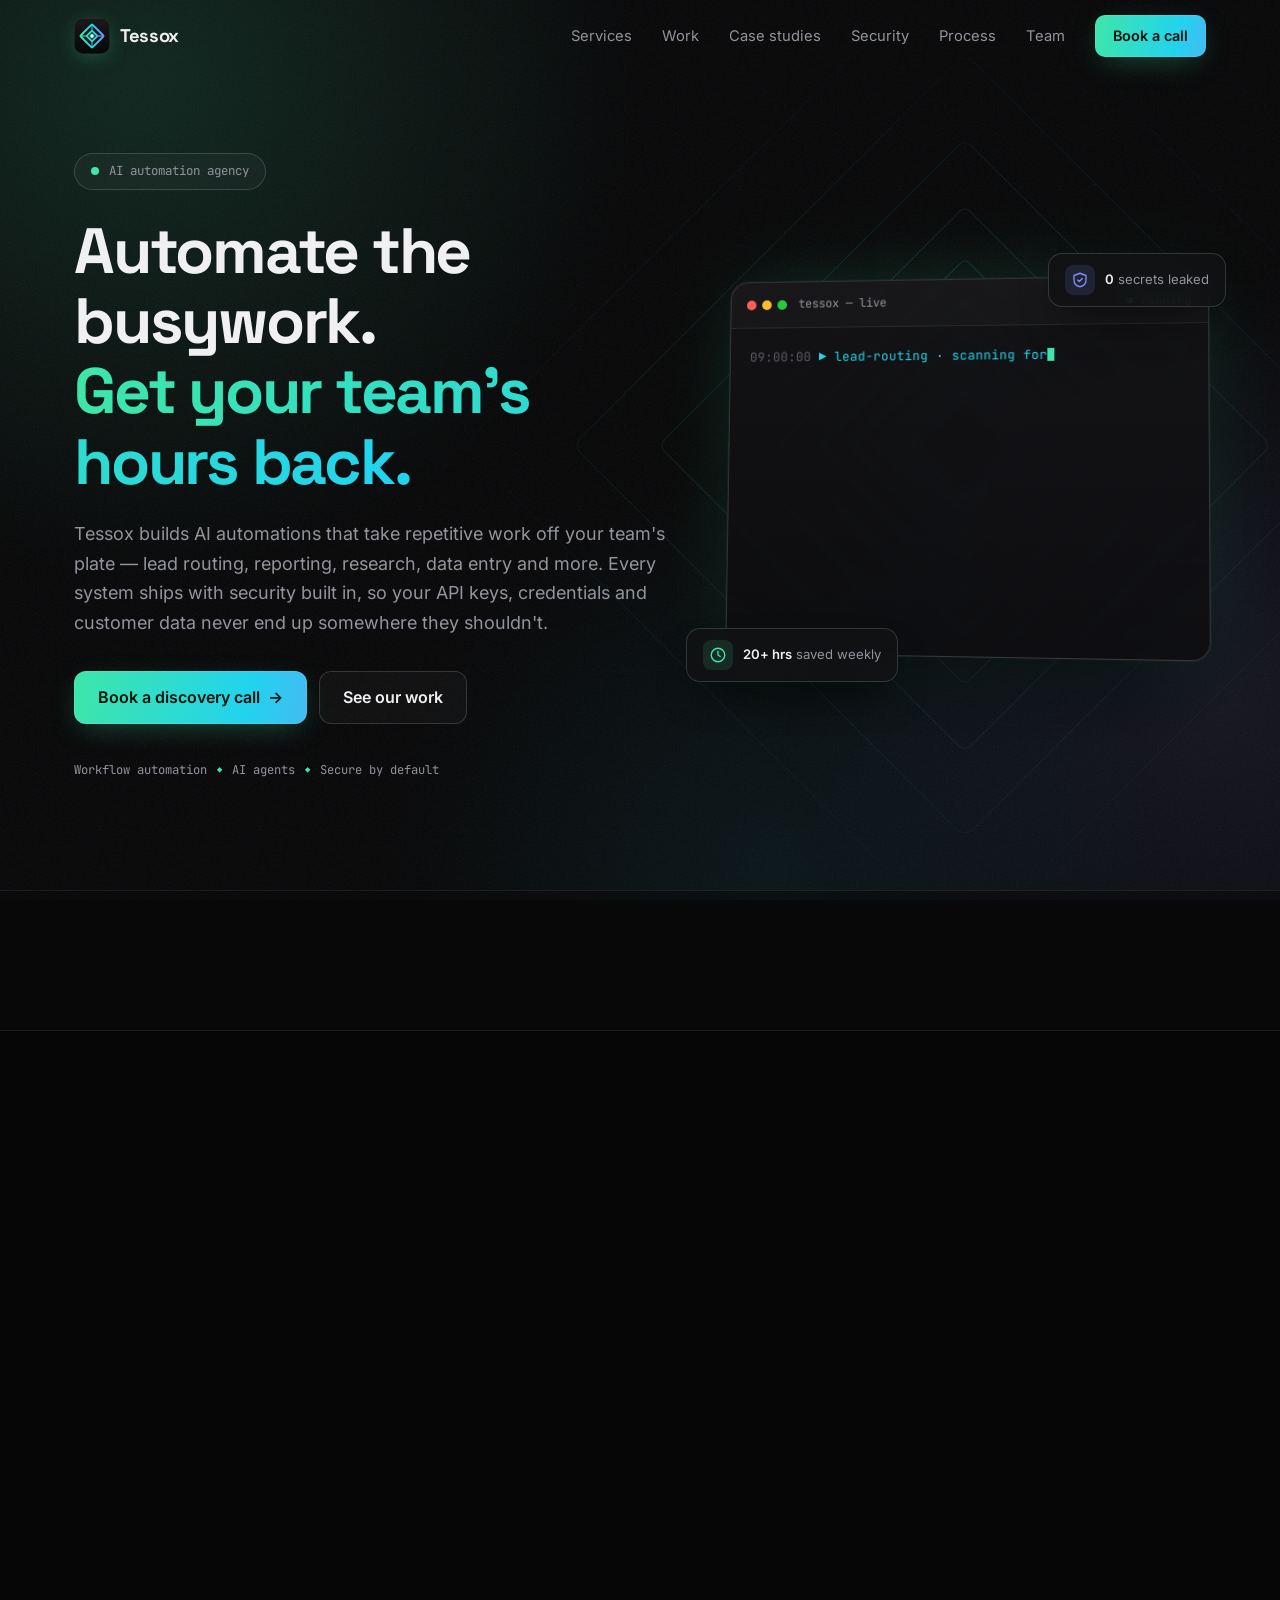
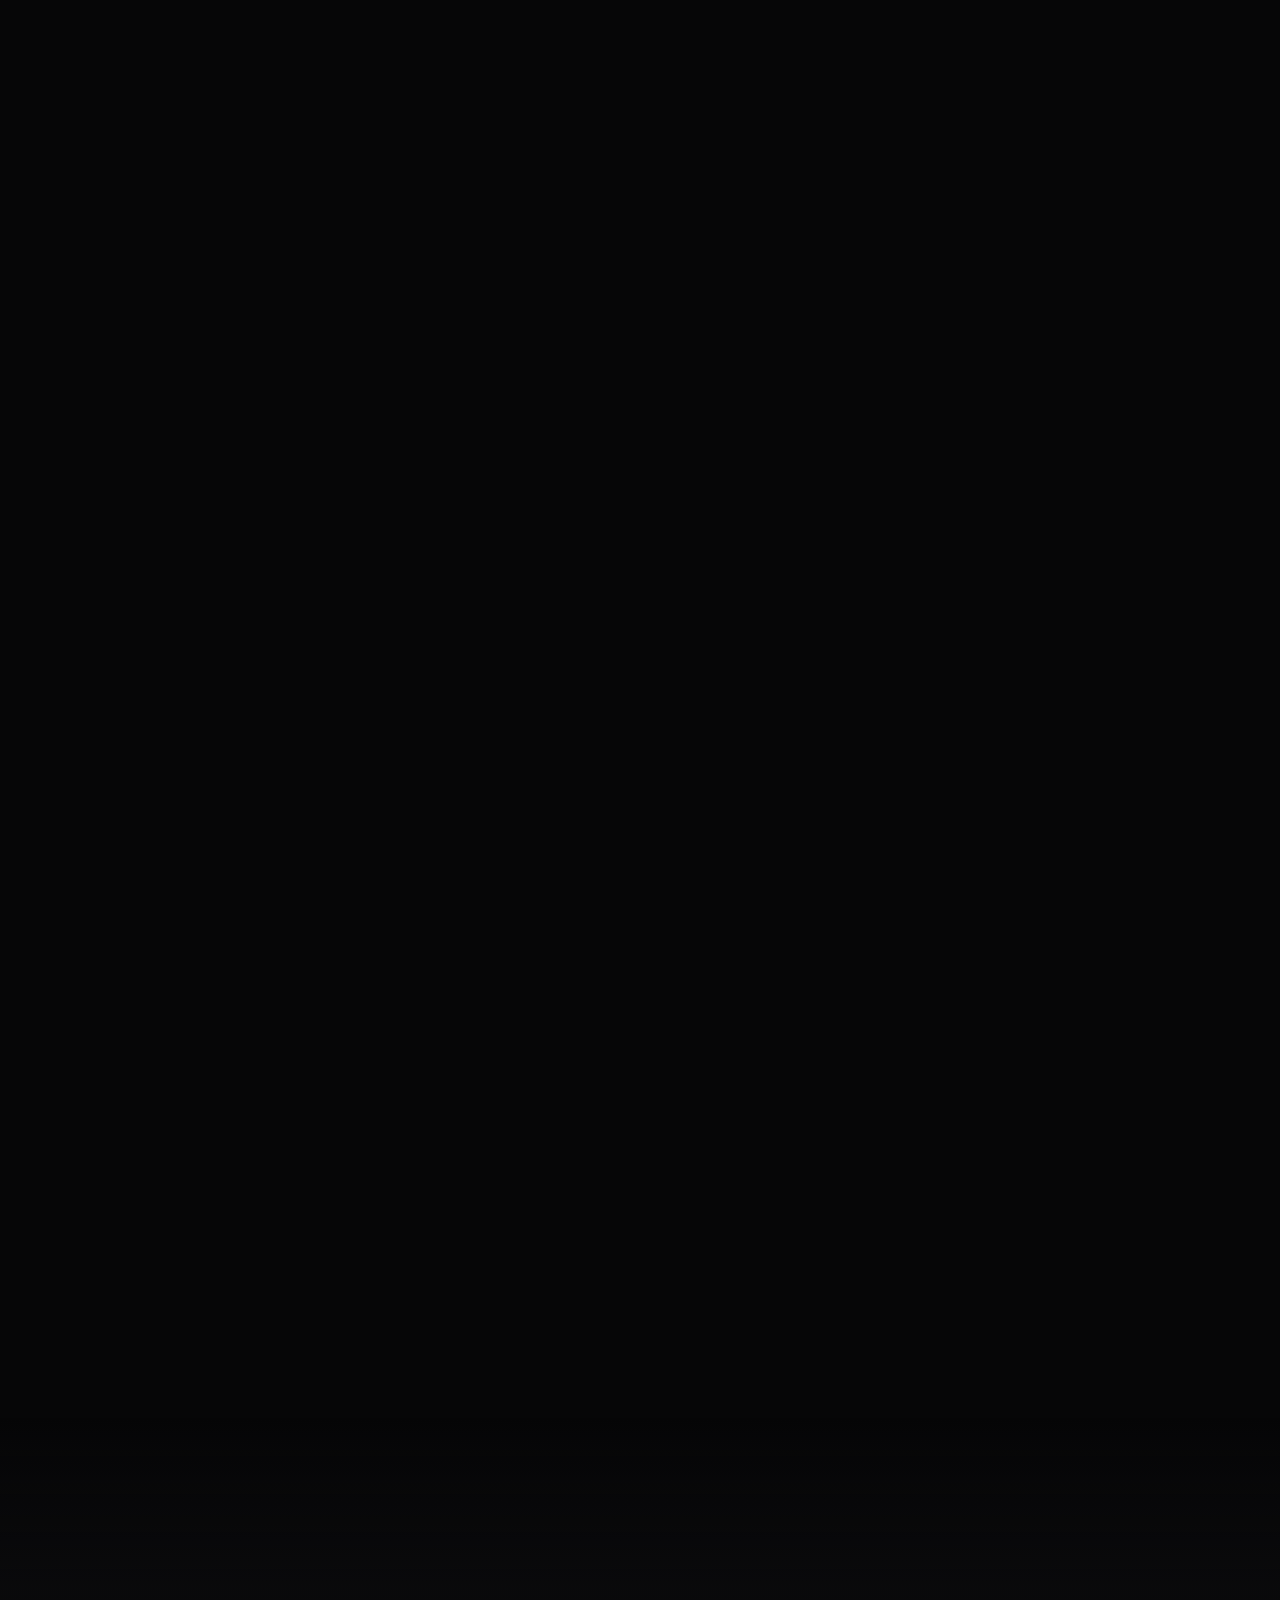
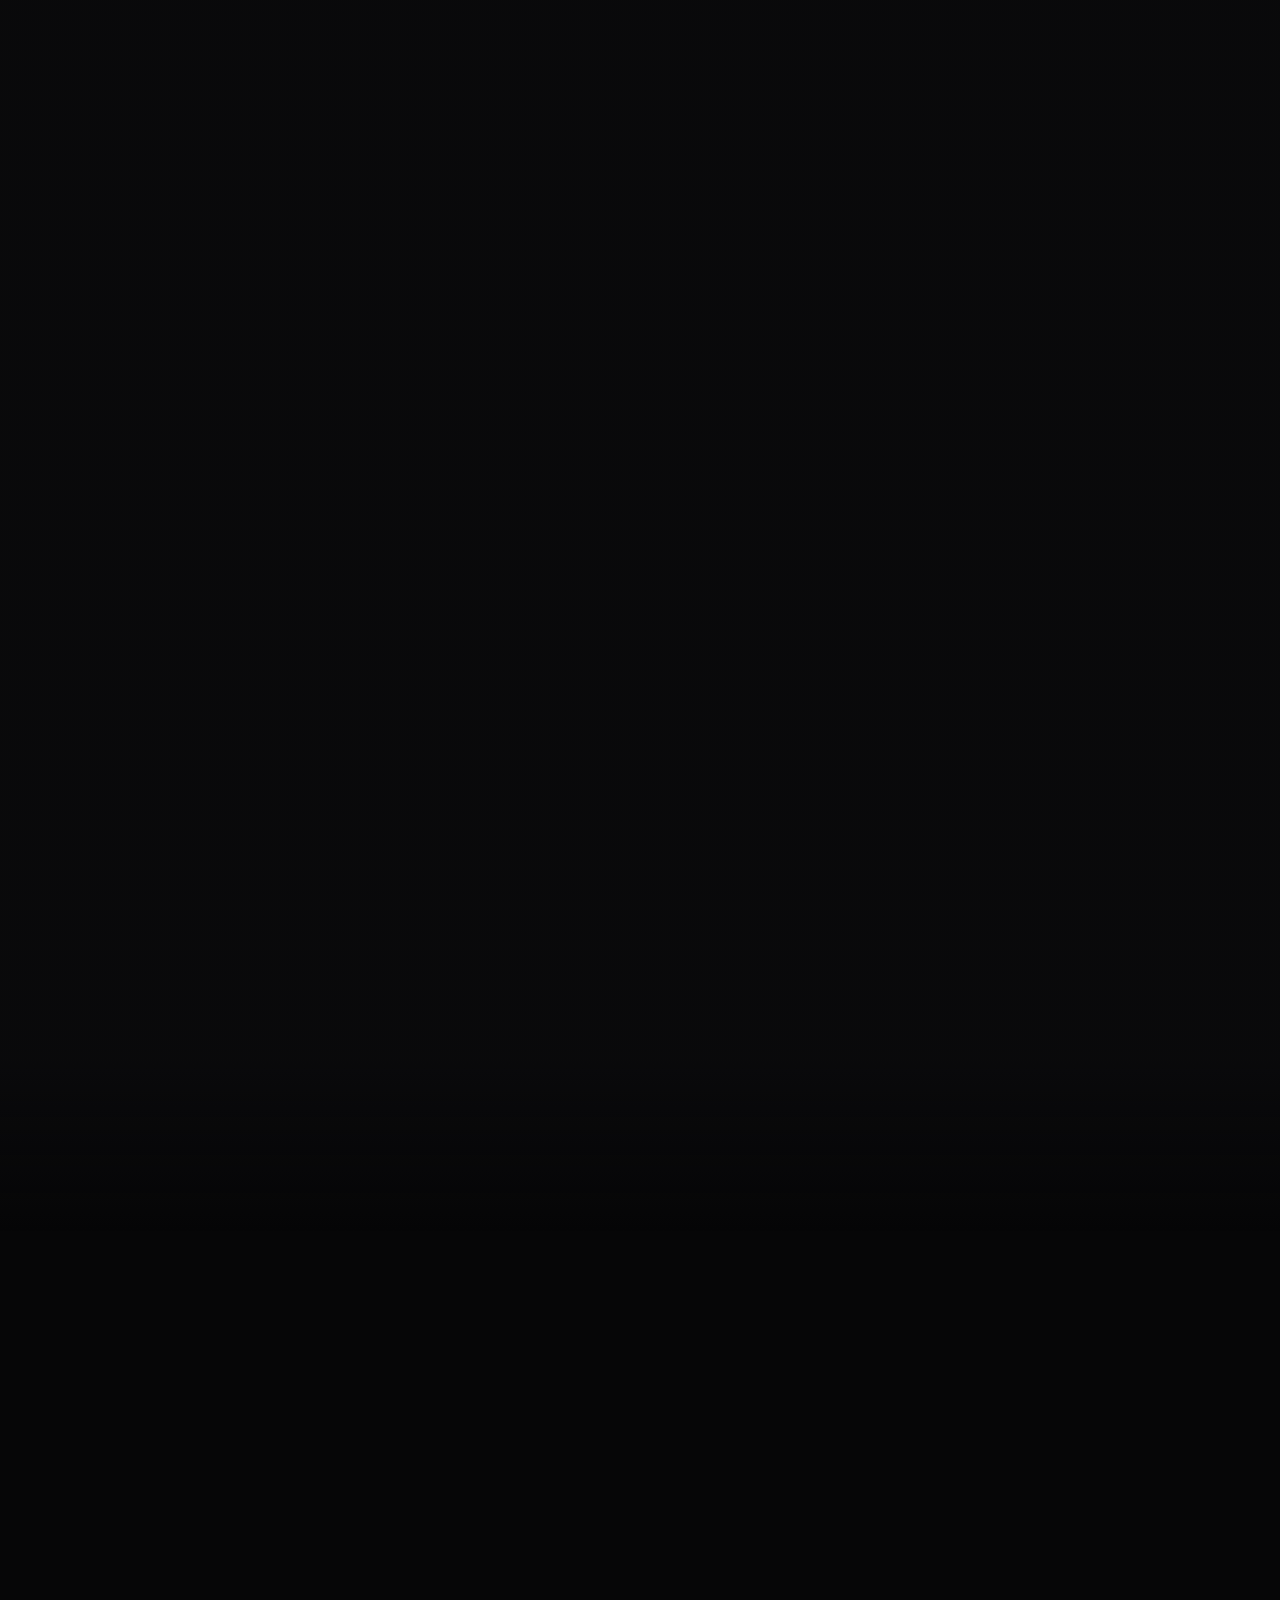
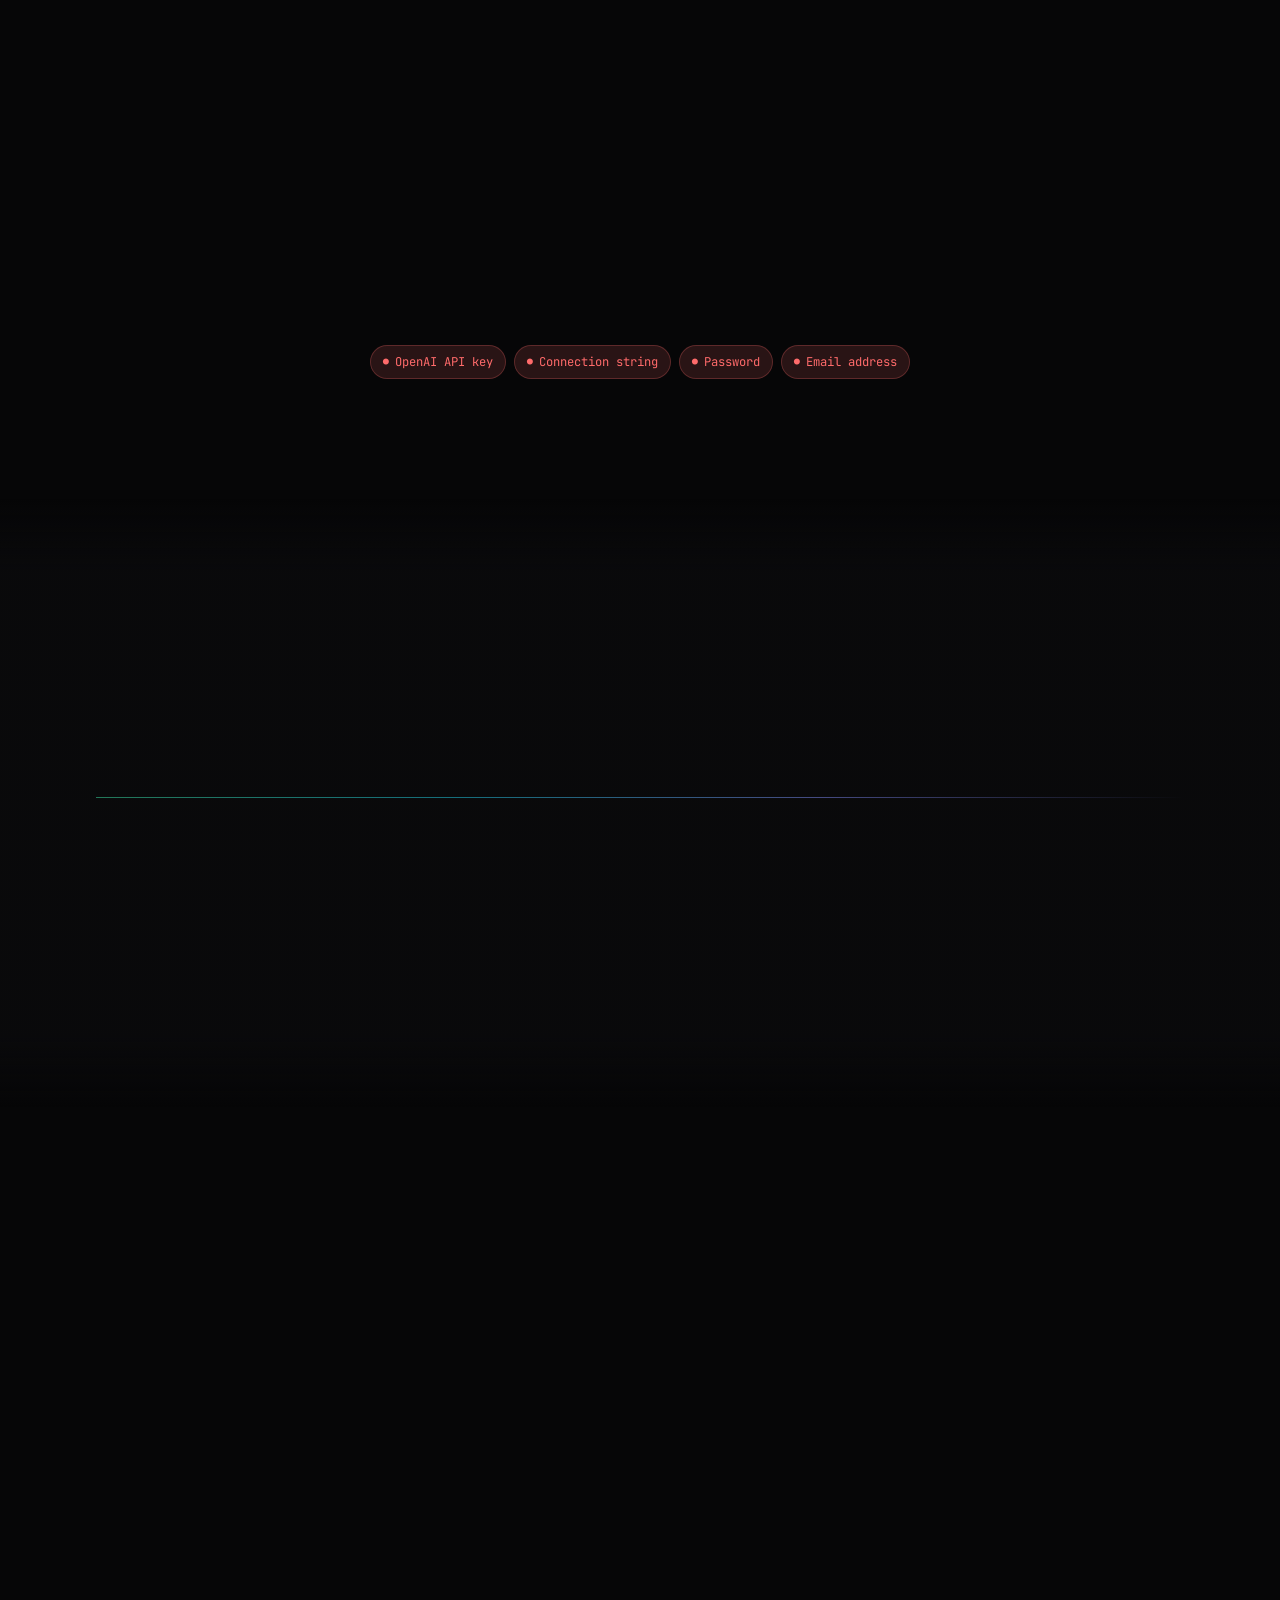
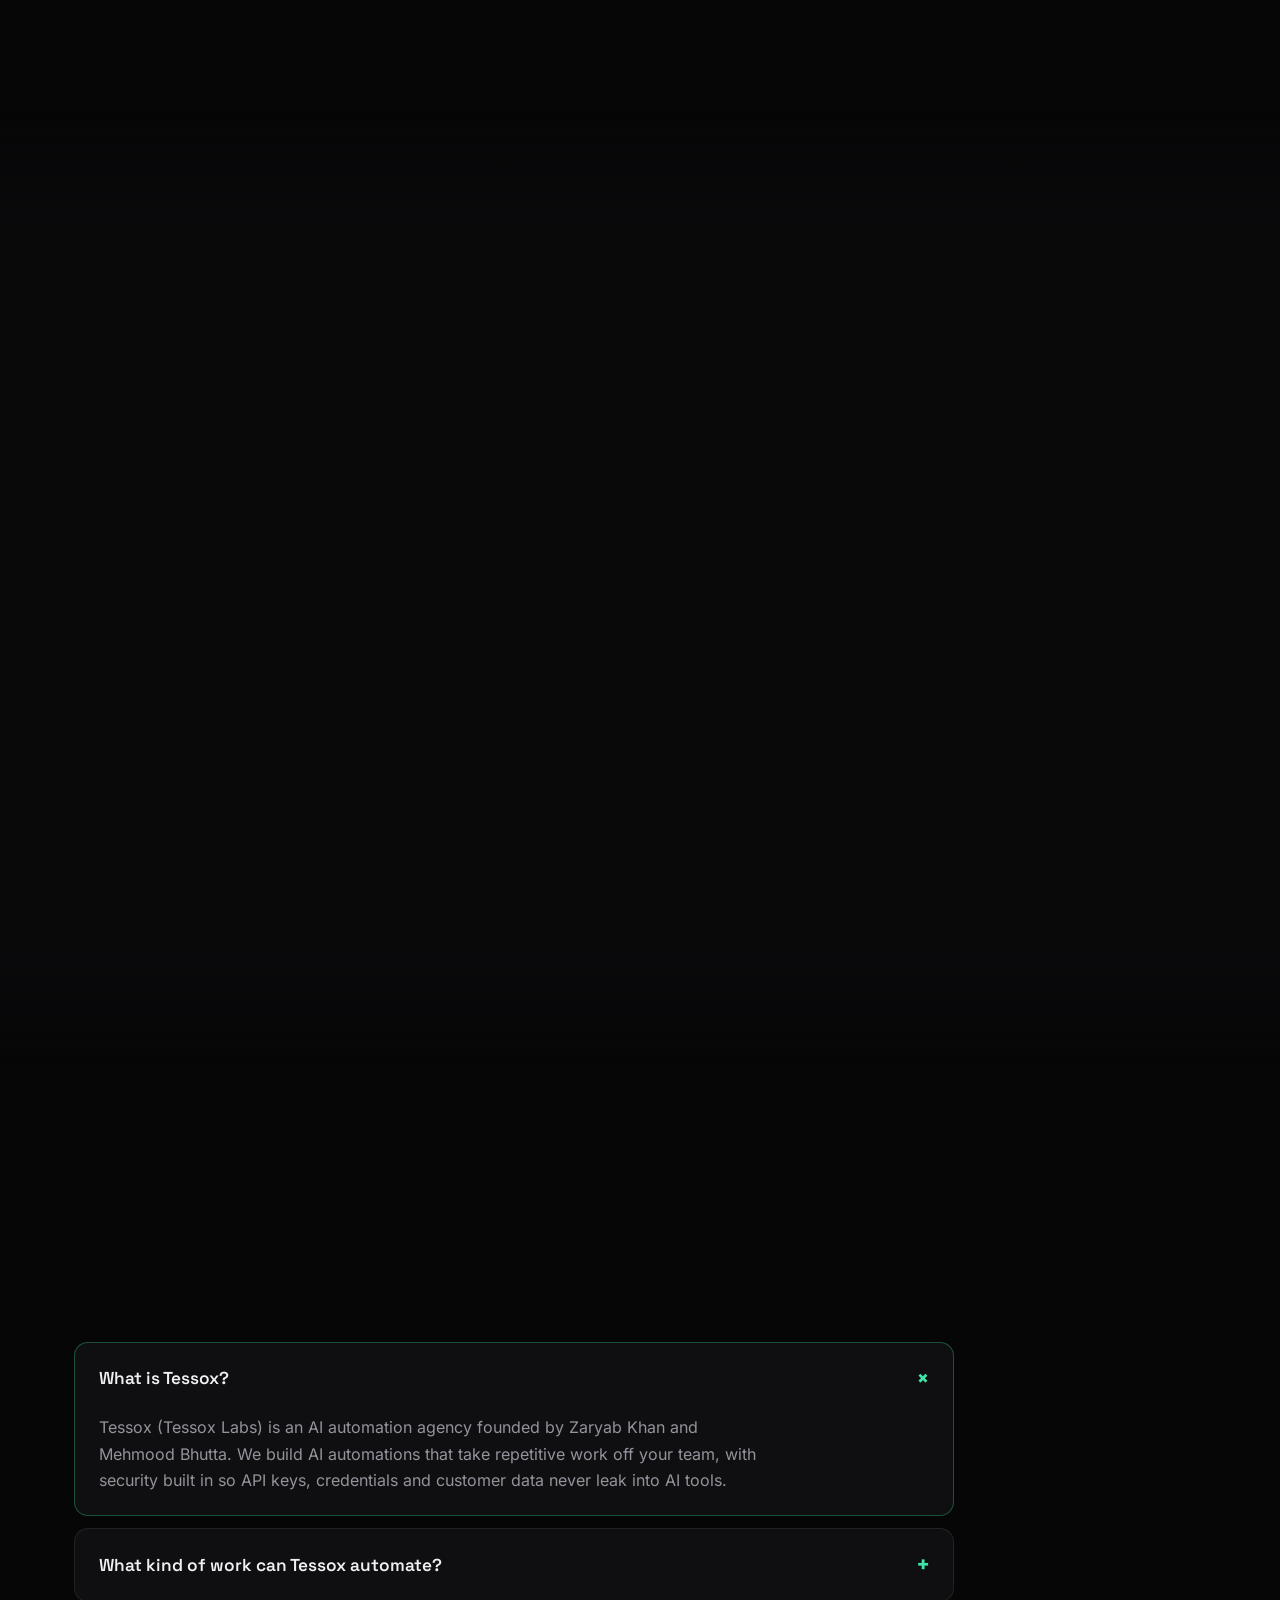
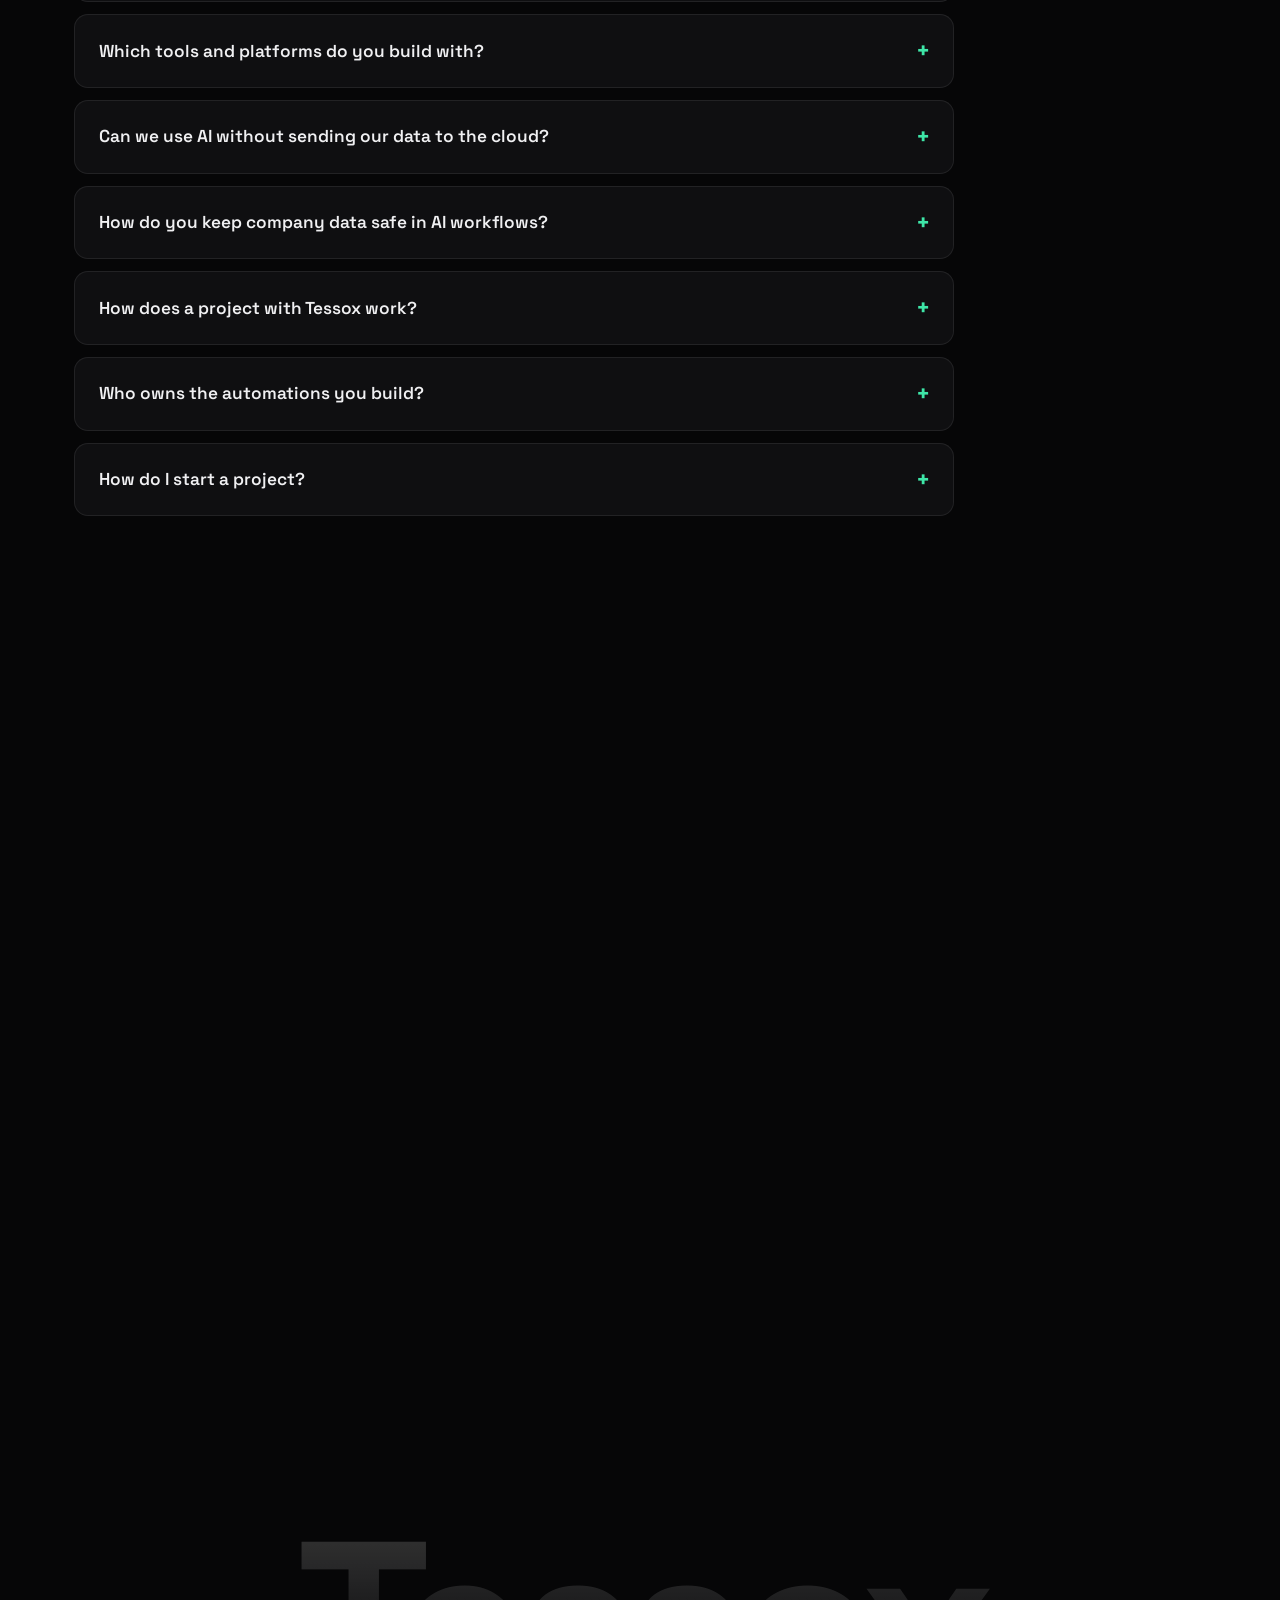
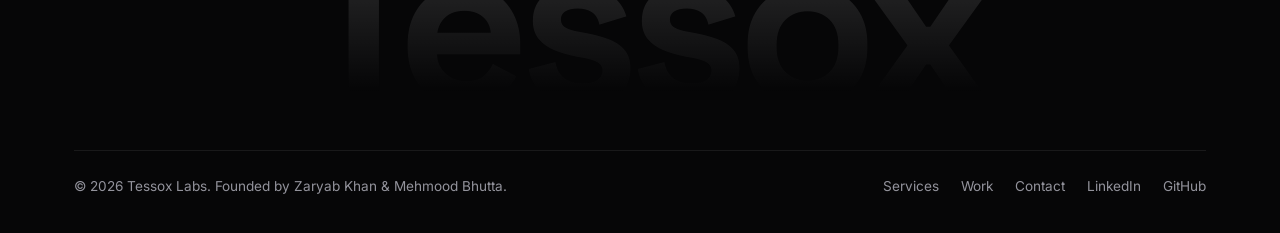
<file: index.html>
<!doctype html>
<html lang="en">
<head>
  <meta charset="utf-8">
  <meta name="viewport" content="width=device-width, initial-scale=1">
  <!-- Security: only this site may run code, load assets or receive data; nothing third-party -->
  <meta http-equiv="Content-Security-Policy" content="default-src 'none'; script-src 'self' https://challenges.cloudflare.com; frame-src https://challenges.cloudflare.com; style-src 'self'; img-src 'self' data:; font-src 'self'; connect-src https://n8n-smartmarketer.duckdns.org; base-uri 'none'; form-action 'self'; object-src 'none'; upgrade-insecure-requests">
  <meta name="referrer" content="strict-origin-when-cross-origin">
  <title>Tessox — AI Automation Agency</title>
  <meta name="description" content="Tessox is an AI automation agency. We build workflows that eliminate manual work — with security built in, so your data never leaks into AI tools.">
  <link rel="icon" href="favicon.svg" type="image/svg+xml">
  <link rel="icon" href="favicon-32.png" sizes="32x32" type="image/png">
  <link rel="apple-touch-icon" href="apple-touch-icon.png">
  <meta name="theme-color" content="#060607">
  <link rel="canonical" href="https://tessox.com/">
  <meta name="robots" content="index, follow, max-image-preview:large">
  <!-- Structured data: tells search engines who Tessox is (data only, not executed, so CSP is unaffected) -->
  <script type="application/ld+json">
  {
    "@context": "https://schema.org",
    "@graph": [
      {
        "@type": "Organization",
        "@id": "https://tessox.com/#org",
        "name": "Tessox",
        "legalName": "Tessox Labs",
        "alternateName": "Tessox Labs",
        "url": "https://tessox.com/",
        "logo": {
          "@type": "ImageObject",
          "url": "https://tessox.com/logo.png",
          "width": 512,
          "height": 512
        },
        "image": "https://tessox.com/og-image.png",
        "description": "Tessox is an AI automation agency. We build workflows that eliminate manual work, with security built in so your data never leaks into AI tools.",
        "knowsAbout": [
          "AI automation",
          "Workflow automation",
          "n8n",
          "AI agents",
          "Offline LLMs",
          "AI data-leak prevention"
        ],
        "founder": [
          {
            "@id": "https://tessox.com/#zaryab"
          },
          {
            "@id": "https://tessox.com/#mehmood"
          }
        ],
        "sameAs": [
          "https://www.linkedin.com/company/tessox",
          "https://github.com/tessox"
        ],
        "email": "hello@tessox.com",
        "contactPoint": {
          "@type": "ContactPoint",
          "contactType": "sales",
          "email": "hello@tessox.com",
          "url": "https://tessox.com/#contact",
          "availableLanguage": [
            "English"
          ]
        }
      },
      {
        "@type": "Person",
        "@id": "https://tessox.com/#zaryab",
        "name": "Zaryab Khan",
        "jobTitle": "Co-Founder & Lead AI Automation Engineer",
        "worksFor": {
          "@id": "https://tessox.com/#org"
        },
        "image": "https://tessox.com/zaryab.jpg",
        "sameAs": [
          "https://www.linkedin.com/in/zaryab-khan-/",
          "https://github.com/ZaryabDaha11"
        ]
      },
      {
        "@type": "Person",
        "@id": "https://tessox.com/#mehmood",
        "name": "Mehmood Bhutta",
        "jobTitle": "Co-Founder & Lead AI Automation Engineer",
        "worksFor": {
          "@id": "https://tessox.com/#org"
        },
        "image": "https://tessox.com/mehmood.jpg",
        "sameAs": [
          "https://www.linkedin.com/in/mehmood-jb/",
          "https://github.com/MehmoodBhutta"
        ]
      },
      {
        "@type": "WebSite",
        "@id": "https://tessox.com/#website",
        "url": "https://tessox.com/",
        "name": "Tessox",
        "alternateName": "Tessox Labs",
        "publisher": {
          "@id": "https://tessox.com/#org"
        },
        "inLanguage": "en"
      },
      {
        "@type": "FAQPage",
        "@id": "https://tessox.com/#faq",
        "mainEntity": [
          {
            "@type": "Question",
            "name": "What is Tessox?",
            "acceptedAnswer": {
              "@type": "Answer",
              "text": "Tessox (Tessox Labs) is an AI automation agency founded by Zaryab Khan and Mehmood Bhutta. We build AI automations that take repetitive work off your team, with security built in so API keys, credentials and customer data never leak into AI tools."
            }
          },
          {
            "@type": "Question",
            "name": "What kind of work can Tessox automate?",
            "acceptedAnswer": {
              "@type": "Answer",
              "text": "Lead routing, reporting, research, data entry, support triage and other repetitive operations. Past projects include Reddit social listening with CRM lead routing, automated technical SEO audits, YouTube audience research, cross-platform reporting into PostgreSQL, competitor tracking, and workflow error recovery with Slack alerts."
            }
          },
          {
            "@type": "Question",
            "name": "Which tools and platforms do you build with?",
            "acceptedAnswer": {
              "@type": "Answer",
              "text": "Mainly n8n, Make, Zapier, Python and Node.js, with PostgreSQL and Redis for data, and LLMs from OpenAI, Anthropic and Gemini — or open models running on your own hardware. We pick the stack that fits your systems."
            }
          },
          {
            "@type": "Question",
            "name": "Can we use AI without sending our data to the cloud?",
            "acceptedAnswer": {
              "@type": "Answer",
              "text": "Yes. We deploy offline LLMs on your own servers or machines, including retrieval over internal documents and air-gapped setups, so confidential data never leaves your network and there is no per-token bill."
            }
          },
          {
            "@type": "Question",
            "name": "How do you keep company data safe in AI workflows?",
            "acceptedAnswer": {
              "@type": "Answer",
              "text": "Every system is secure by default. Our leak guard detects and redacts API keys, passwords, connection strings and personal data before a prompt reaches any external model, and we add audit logging and usage policies where needed."
            }
          },
          {
            "@type": "Question",
            "name": "How does a project with Tessox work?",
            "acceptedAnswer": {
              "@type": "Answer",
              "text": "Four steps: a discovery call to map the workflow and data, a proposal with clear scope, timeline and a fixed price, a build-and-test phase with weekly check-ins and working demos, then handover with documentation, team training and ongoing support."
            }
          },
          {
            "@type": "Question",
            "name": "Who owns the automations you build?",
            "acceptedAnswer": {
              "@type": "Answer",
              "text": "You do. We hand over the full source code, documentation and credentials to your team."
            }
          },
          {
            "@type": "Question",
            "name": "How do I start a project?",
            "acceptedAnswer": {
              "@type": "Answer",
              "text": "Book a discovery call or send an enquiry through the contact form at tessox.com. We reply within one business day."
            }
          }
        ]
      }
    ]
  }
  </script>

  <!-- Link previews (LinkedIn, WhatsApp, Slack, X, iMessage) -->
  <meta property="og:type" content="website">
  <meta property="og:site_name" content="Tessox">
  <meta property="og:url" content="https://tessox.com/">
  <meta property="og:title" content="Tessox — AI Automation Agency">
  <meta property="og:description" content="Automate the busywork. We build AI automations that give your team its hours back — secure by default, so your data never leaks into AI tools.">
  <meta property="og:image" content="https://tessox.com/og-image.png">
  <meta property="og:image:width" content="1200">
  <meta property="og:image:height" content="630">
  <meta property="og:image:alt" content="Tessox — Automate the busywork. Get your team's hours back.">
  <meta name="twitter:card" content="summary_large_image">
  <meta name="twitter:title" content="Tessox — AI Automation Agency">
  <meta name="twitter:description" content="Automate the busywork. AI automations that give your team its hours back — secure by default.">
  <meta name="twitter:image" content="https://tessox.com/og-image.png">
  <!-- Fonts are self-hosted so the page never waits on a third-party server -->
  <link rel="preload" href="fonts/space-grotesk.woff2" as="font" type="font/woff2" crossorigin>
  <link rel="preload" href="fonts/inter.woff2" as="font" type="font/woff2" crossorigin>
  <link rel="stylesheet" href="style.css">
</head>
<body>
  <div class="progress" id="progress" aria-hidden="true"></div>
  <div class="ambient" aria-hidden="true">
    <span class="orb orb-1"></span>
    <span class="orb orb-2"></span>
    <span class="orb orb-3"></span>
  </div>

  <header class="nav" id="nav">
    <div class="wrap nav-inner">
      <a href="#top" class="logo"><img class="logo-icon" src="favicon.svg" alt="" width="36" height="36"> Tessox</a>
      <nav class="nav-links" id="navLinks">
        <a href="#services">Services</a>
        <a href="#work">Work</a>
        <a href="#case-studies">Case studies</a>
        <a href="#demo">Security</a>
        <a href="#process">Process</a>
        <a href="#team">Team</a>
        <a href="#contact" class="btn btn-sm">Book a call</a>
      </nav>
      <button class="nav-toggle" id="navToggle" aria-label="Open menu" aria-expanded="false">
        <span></span><span></span>
      </button>
    </div>
  </header>

  <main id="top">
    <!-- HERO -->
    <section class="hero">
      <div class="grid-bg" aria-hidden="true"></div>
      <div class="wrap hero-inner">
        <div class="hero-copy">
          <p class="eyebrow"><span class="dot"></span> AI automation agency</p>
          <h1>Automate the busywork.<br><span class="grad">Get your team&#39;s hours back.</span></h1>
          <p class="lede">
            Tessox builds AI automations that take repetitive work off your team&#39;s plate — lead routing,
            reporting, research, data entry and more. Every system ships with security built in,
            so your API keys, credentials and customer data never end up somewhere they shouldn&#39;t.
          </p>
          <div class="hero-cta">
            <a href="#contact" class="btn">Book a discovery call <span aria-hidden="true">→</span></a>
            <a href="#work" class="btn btn-ghost">See our work</a>
          </div>
          <ul class="hero-tags">
            <li>Workflow automation</li>
            <li>AI agents</li>
            <li>Secure by default</li>
          </ul>
        </div>

        <div class="hero-visual" aria-hidden="true">
          <div class="console">
            <div class="console-head">
              <span class="lights"><i></i><i></i><i></i></span>
              <span class="console-title">tessox — live</span>
              <span class="console-live"><span class="dot"></span> running</span>
            </div>
            <div class="console-body" id="consoleBody"></div>
          </div>
          <div class="float-badge badge-1">
            <svg viewBox="0 0 24 24"><circle cx="12" cy="12" r="9"/><path d="M12 7v5l3 2"/></svg>
            <div><strong>20+ hrs</strong> saved weekly</div>
          </div>
          <div class="float-badge badge-2">
            <svg viewBox="0 0 24 24"><path d="M12 3l8 3v6c0 5-3.5 8-8 9-4.5-1-8-4-8-9V6z"/><path d="M9 12l2 2 4-4"/></svg>
            <div><strong>0</strong> secrets leaked</div>
          </div>
        </div>
      </div>
    </section>

    <!-- PROMISES -->
    <section class="promises">
      <div class="wrap promises-inner">
        <div class="promise">
          <div class="promise-icon"><svg viewBox="0 0 24 24"><rect x="4" y="10" width="16" height="11" rx="2"/><path d="M8 10V7a4 4 0 0 1 8 0v3"/></svg></div>
          <div>
            <h3>Your data stays yours</h3>
            <p>Security is designed in from day one — not bolted on after launch.</p>
          </div>
        </div>
        <div class="promise">
          <div class="promise-icon"><svg viewBox="0 0 24 24"><path d="M13 2L4 14h7l-1 8 9-12h-7z"/></svg></div>
          <div>
            <h3>Production, not prototypes</h3>
            <p>We ship systems that run reliably, with monitoring and error handling.</p>
          </div>
        </div>
        <div class="promise">
          <div class="promise-icon"><svg viewBox="0 0 24 24"><path d="M14 3h7v7"/><path d="M21 3l-9 9"/><path d="M19 14v5a2 2 0 0 1-2 2H5a2 2 0 0 1-2-2V7a2 2 0 0 1 2-2h5"/></svg></div>
          <div>
            <h3>You own everything</h3>
            <p>Full source code, documentation and credentials handed over to your team.</p>
          </div>
        </div>
      </div>
    </section>

    <!-- SERVICES -->
    <section id="services" class="section">
      <div class="wrap">
        <div class="sec-head">
          <p class="kicker"><span>01</span> Services</p>
          <h2>Automation first. <span class="grad">Secure by default.</span></h2>
        </div>
        <div class="cards">
          <article class="card card-feature spot">
            <span class="card-flag">Core service</span>
            <div class="card-icon" aria-hidden="true">
              <svg viewBox="0 0 24 24"><path d="M4 12h4l3-8 4 16 3-8h2"/></svg>
            </div>
            <h3>AI Automation</h3>
            <p>We turn repetitive work — lead routing, reporting, research, data entry, support triage — into reliable pipelines that run without babysitting.</p>
            <ul class="ticks">
              <li>AI agents & multi-step workflows</li>
              <li>CRM, email & internal-tool automation</li>
              <li>Monitoring, retries and clear handover docs</li>
            </ul>
          </article>
          <article class="card spot">
            <div class="card-icon" aria-hidden="true">
              <svg viewBox="0 0 24 24"><rect x="3" y="4" width="18" height="12" rx="2"/><path d="M8 20h8M12 16v4"/></svg>
            </div>
            <h3>Offline LLM Integration</h3>
            <p>We deploy private language models on your own servers or machines. Your data never leaves the building, and there's no per-token bill.</p>
            <ul class="ticks">
              <li>Local model selection & deployment</li>
              <li>RAG over internal documents</li>
              <li>Air-gapped & on-prem setups</li>
            </ul>
          </article>
          <article class="card spot">
            <div class="card-icon" aria-hidden="true">
              <svg viewBox="0 0 24 24"><path d="M12 3l8 3v6c0 5-3.5 8-8 9-4.5-1-8-4-8-9V6z"/><path d="M9 12l2 2 4-4"/></svg>
            </div>
            <h3>AI Data-Leak Prevention</h3>
            <p>Employees paste secrets into AI tools every day. Our guards catch API keys, passwords and sensitive data <em>before</em> they reach an external LLM.</p>
            <ul class="ticks">
              <li>Secret & PII detection</li>
              <li>Redaction before prompts are sent</li>
              <li>Audit logs & usage policies</li>
            </ul>
          </article>
        </div>
      </div>
    </section>

    <!-- STATS -->
    <section class="stats" aria-label="Results by the numbers">
      <div class="wrap stats-inner">
        <div class="stat">
          <span class="stat-num" data-count="20" data-suffix="+">0</span>
          <span class="stat-label">hours of weekly manual reading replaced by lead routing</span>
        </div>
        <div class="stat">
          <span class="stat-num" data-count="90" data-suffix="%">0</span>
          <span class="stat-label">less time spent on market research</span>
        </div>
        <div class="stat">
          <span class="stat-num" data-count="5" data-suffix="×">0</span>
          <span class="stat-label">more clients handled without hiring</span>
        </div>
        <div class="stat">
          <span class="stat-num" data-count="15" data-suffix=" hrs">0</span>
          <span class="stat-label">saved every week on reporting</span>
        </div>
      </div>
    </section>

    <!-- RECENT OUTCOMES -->
    <section id="work" class="section">
      <div class="wrap">
        <div class="sec-head sec-head-split">
          <div>
            <p class="kicker"><span>02</span> Recent outcomes</p>
            <h2>Workflows that buy back your team's <span class="grad">time</span></h2>
          </div>
          <p class="section-lede">We build systems that eliminate manual data entry, connect disconnected software, and automate the tedious parts of your business operations.</p>
        </div>
        <div class="projects">
          <article class="project spot">
            <div class="project-top">
              <span class="project-idx">01</span>
              <span class="project-stack">n8n + Webhooks</span>
            </div>
            <h3>Reddit Social Listening & Lead Routing</h3>
            <dl class="project-meta">
              <div><dt>Problem</dt><dd>Sales teams were manually reading thousands of forum threads to find customer pain points and highly qualified leads.</dd></div>
              <div><dt>Solution</dt><dd>A background pipeline that scans community forums, extracts relevant brand mentions, analyzes user intent, and delivers ready-to-contact leads to the CRM.</dd></div>
              <div class="result"><dt>Result</dt><dd>Replaced 20+ hours of weekly manual reading with an instant, exportable lead list.</dd></div>
            </dl>
            <div class="project-tags"><span>Lead Generation</span><span>CRM Routing</span><span>Sentiment Analysis</span></div>
          </article>

          <article class="project spot">
            <div class="project-top">
              <span class="project-idx">02</span>
              <span class="project-stack">Python + Web Scraping</span>
            </div>
            <h3>Automated Technical SEO Auditor</h3>
            <dl class="project-meta">
              <div><dt>Problem</dt><dd>SEO teams were manually auditing hundreds of client web pages to check for basic compliance like H1 tags and schema markup, burning billable hours.</dd></div>
              <div><dt>Solution</dt><dd>A bulk auditing pipeline that automatically scans lists of URLs and instantly flags missing H1s, category optimization errors, and missing Product/FAQ schemas.</dd></div>
              <div class="result"><dt>Result</dt><dd>Turned a multi-day manual website audit into a 1-minute automated report, eliminating human oversight.</dd></div>
            </dl>
            <div class="project-tags"><span>Technical SEO</span><span>Automated Auditing</span><span>Data Parsing</span></div>
          </article>

          <article class="project spot">
            <div class="project-top">
              <span class="project-idx">03</span>
              <span class="project-stack">Data Scraping + Analytics</span>
            </div>
            <h3>YouTube Audience Intelligence Engine</h3>
            <dl class="project-meta">
              <div><dt>Problem</dt><dd>Content creators and agencies were spending hours manually watching videos and scrolling through comments to find content gaps.</dd></div>
              <div><dt>Solution</dt><dd>A bulk scraping engine that instantly extracts highly-targeted video metadata, competitor metrics, and exact viewer questions by topic or channel.</dd></div>
              <div class="result"><dt>Result</dt><dd>Reduced market research time by 90% and provided data-backed content strategies based on what audiences are actually asking.</dd></div>
            </dl>
            <div class="project-tags"><span>Market Research</span><span>Data Extraction</span><span>Content Strategy</span></div>
          </article>

          <article class="project spot">
            <div class="project-top">
              <span class="project-idx">04</span>
              <span class="project-stack">Data Pipeline + PostgreSQL</span>
            </div>
            <h3>Cross-Platform Reporting Automation</h3>
            <dl class="project-meta">
              <div><dt>Problem</dt><dd>Analysts were wasting hours every week stitching together reports by hand, downloading CSVs from Shopify, GA4, and custom CRMs.</dd></div>
              <div><dt>Solution</dt><dd>A centralized, automated data pipeline that pulls all sources into a single, real-time database without human intervention.</dd></div>
              <div class="result"><dt>Result</dt><dd>Eliminated manual data entry, saving 15 hours a week and enabling the agency to handle 5x more clients without hiring.</dd></div>
            </dl>
            <div class="project-tags"><span>Data Centralization</span><span>ETL Pipeline</span><span>Analytics</span></div>
          </article>

          <article class="project spot">
            <div class="project-top">
              <span class="project-idx">05</span>
              <span class="project-stack">n8n + Google Sheets</span>
            </div>
            <h3>Competitor Gap Analysis Tracker</h3>
            <dl class="project-meta">
              <div><dt>Problem</dt><dd>SEO agencies were manually checking AI search engines daily to track client brand visibility, which was slow and prone to human error.</dd></div>
              <div><dt>Solution</dt><dd>A background tracking system that automatically queries search engines daily and logs competitor gaps directly into a live Google Sheet.</dd></div>
              <div class="result"><dt>Result</dt><dd>Saved 12 hours of manual tracking per week and unlocked real-time visibility reporting for agency clients.</dd></div>
            </dl>
            <div class="project-tags"><span>Data Logging</span><span>Google Workspace</span></div>
          </article>

          <article class="project spot">
            <div class="project-top">
              <span class="project-idx">06</span>
              <span class="project-stack">Automation + AI</span>
            </div>
            <h3>Automated Market Research Agent</h3>
            <dl class="project-meta">
              <div><dt>Problem</dt><dd>Marketing teams were spending days manually scraping web data, forums, and news sites to compile competitor reports.</dd></div>
              <div><dt>Solution</dt><dd>A multi-source automated workflow that pulls data from across the web and synthesizes it into a formatted executive report.</dd></div>
              <div class="result"><dt>Result</dt><dd>Turned a 3-day manual research task into a 30-second automated process, saving agencies thousands in labor costs.</dd></div>
            </dl>
            <div class="project-tags"><span>Web Scraping</span><span>AI Synthesis</span><span>Reporting</span></div>
          </article>

          <article class="project spot">
            <div class="project-top">
              <span class="project-idx">07</span>
              <span class="project-stack">n8n + Slack</span>
            </div>
            <h3>Automated Error Recovery & Alerting</h3>
            <dl class="project-meta">
              <div><dt>Problem</dt><dd>Internal company workflows were failing silently, causing missed client deliverables and stalled operations.</dd></div>
              <div><dt>Solution</dt><dd>An automated safety net that catches workflow errors in real-time, attempts auto-recovery, and alerts the team via Slack if human intervention is needed.</dd></div>
              <div class="result"><dt>Result</dt><dd>Eliminated silent operational failures and reduced manual dashboard monitoring to zero.</dd></div>
            </dl>
            <div class="project-tags"><span>System Monitoring</span><span>Slack Integration</span></div>
          </article>

          <article class="project spot">
            <div class="project-top">
              <span class="project-idx">08</span>
              <span class="project-stack">Python + Internal Wiki</span>
            </div>
            <h3>Enterprise Knowledge Retrieval</h3>
            <dl class="project-meta">
              <div><dt>Problem</dt><dd>New hires and existing teams were spending hours searching through massive internal documentation hubs for specific operational answers.</dd></div>
              <div><dt>Solution</dt><dd>An intelligent search agent that instantly scans company data to find and summarize exact answers.</dd></div>
              <div class="result"><dt>Result</dt><dd>Saved an average of 4 hours per employee per week in information hunting and accelerated onboarding.</dd></div>
            </dl>
            <div class="project-tags"><span>Internal Tools</span><span>Knowledge Management</span></div>
          </article>
        </div>
      </div>
    </section>

    <!-- CASE STUDIES -->
    <section id="case-studies" class="section section-alt">
      <div class="wrap">
        <div class="sec-head sec-head-split">
          <div>
            <p class="kicker"><span>03</span> Case studies</p>
            <h2>Two workflows, <span class="grad">end to end</span></h2>
          </div>
          <p class="section-lede">A look at the operational bottlenecks businesses face, what we build to solve them, and the resulting impact on their bottom line.</p>
        </div>
        <div class="cases">
          <article class="case">
            <div class="case-head">
              <div>
                <p class="case-label">Case study · SEO agency</p>
                <h3>Automated Technical SEO Auditor</h3>
                <p>Eliminating manual website audits for SEO agencies</p>
              </div>
              <div class="case-metric">
                <span class="metric-from">3 days</span>
                <span class="metric-arrow" aria-hidden="true">→</span>
                <span class="metric-to">&lt;2 min</span>
                <span class="metric-label">per website audit</span>
              </div>
            </div>
            <div class="case-steps">
              <div class="case-step">
                <h4><span>01</span> The bottleneck</h4>
                <p>An SEO agency was paying analysts to manually click through hundreds of client web pages to verify H1 tag presence, category optimization, and Product/FAQ schema markup. It was burning valuable billable hours on repetitive data verification.</p>
              </div>
              <div class="case-step">
                <h4><span>02</span> What we built</h4>
                <p>A bulk auditing pipeline built in Python. The agency drops a list of URLs into the system, and the scraper automatically crawls the pages, parses the HTML and JSON-LD, and generates a clean report highlighting exactly which pages are missing critical schemas or tags.</p>
              </div>
              <div class="case-step case-roi">
                <h4><span>03</span> The ROI</h4>
                <p>Website audits that previously took three days are now completed in under two minutes. By driving the time-cost of an audit to near-zero, the agency now uses these automated reports as instant, free lead magnets to close new clients.</p>
              </div>
            </div>
          </article>

          <article class="case">
            <div class="case-head">
              <div>
                <p class="case-label">Case study · Content marketing</p>
                <h3>YouTube Audience Intelligence</h3>
                <p>Automating content strategy and market research</p>
              </div>
              <div class="case-metric">
                <span class="metric-to">−90%</span>
                <span class="metric-label">market research time</span>
              </div>
            </div>
            <div class="case-steps">
              <div class="case-step">
                <h4><span>01</span> The bottleneck</h4>
                <p>A content marketing team struggled to find data-backed video topics. Their research process involved manually watching competitor videos, guessing keywords, and endlessly scrolling through YouTube comments to find what viewers were actually asking.</p>
              </div>
              <div class="case-step">
                <h4><span>02</span> What we built</h4>
                <p>A custom data extraction and filtering engine. The team inputs keywords or channel URLs, and the system instantly extracts video metadata (filtered by length, language, and views) and scrapes the comments. An AI layer then identifies and groups actual viewer questions by topic.</p>
              </div>
              <div class="case-step case-roi">
                <h4><span>03</span> The ROI</h4>
                <p>Market research time was reduced by 90%. Instead of guessing what to create, the agency now pitches lucrative content retainers based on the exact, unanswered questions their clients' target audiences are already asking on YouTube.</p>
              </div>
            </div>
          </article>
        </div>
      </div>
    </section>

    <!-- LIVE DEMO -->
    <section id="demo" class="section">
      <div class="wrap">
        <div class="sec-head sec-head-split">
          <div>
            <p class="kicker"><span>04</span> Our edge</p>
            <h2>Security built into <span class="grad">every automation</span></h2>
          </div>
          <p class="section-lede">AI automations touch your most sensitive data. Our leak guard catches API keys, passwords and customer details before they reach any AI model. Try it — paste a prompt below. Everything runs locally in your browser.</p>
        </div>

        <div class="demo">
          <div class="demo-pane">
            <div class="pane-head">
              <span class="pane-title"><span class="lights"><i></i><i></i><i></i></span> Employee prompt</span>
              <button class="link-btn" id="demoReset" type="button">↺ Reset example</button>
            </div>
            <textarea id="demoInput" spellcheck="false" aria-label="Prompt to scan"></textarea>
          </div>
          <div class="demo-arrow" aria-hidden="true">
            <svg viewBox="0 0 24 24"><path d="M12 3l8 3v6c0 5-3.5 8-8 9-4.5-1-8-4-8-9V6z"/></svg>
          </div>
          <div class="demo-pane demo-pane-out">
            <div class="pane-head">
              <span class="pane-title">What the AI actually receives</span>
              <span class="status" id="demoStatus"></span>
            </div>
            <pre id="demoOutput" class="demo-output" aria-live="polite"></pre>
          </div>
        </div>
        <ul class="findings" id="demoFindings" aria-live="polite"></ul>
      </div>
    </section>

    <!-- PROCESS -->
    <section id="process" class="section section-alt">
      <div class="wrap">
        <div class="sec-head">
          <p class="kicker"><span>05</span> Process</p>
          <h2>How an engagement <span class="grad">works</span></h2>
        </div>
        <ol class="steps">
          <li>
            <span class="step-node">01</span>
            <h3>Discovery call</h3>
            <p>We map your workflow, the data involved and where AI can genuinely help — or where it shouldn't.</p>
          </li>
          <li>
            <span class="step-node">02</span>
            <h3>Proposal</h3>
            <p>A clear scope, timeline and fixed price. Security and privacy requirements are agreed up front.</p>
          </li>
          <li>
            <span class="step-node">03</span>
            <h3>Build & test</h3>
            <p>Weekly check-ins and working demos, tested against your real data and edge cases.</p>
          </li>
          <li>
            <span class="step-node">04</span>
            <h3>Handover & support</h3>
            <p>Documentation, training for your team, and ongoing support while it runs in production.</p>
          </li>
        </ol>
      </div>
    </section>

    <!-- STACK -->
    <section class="section">
      <div class="wrap">
        <div class="sec-head">
          <p class="kicker"><span>06</span> Stack</p>
          <h2>The stack we <span class="grad">ship on</span></h2>
        </div>
        <div class="stack">
          <div class="stack-group">
            <h3>Automation</h3>
            <ul><li>n8n</li><li>Zapier</li><li>Make</li><li>Temporal</li><li>Webhooks</li><li>Cron</li></ul>
          </div>
          <div class="stack-group">
            <h3>Languages & data</h3>
            <ul><li>Python</li><li>Node.js</li><li>TypeScript</li><li>Bash</li><li>SQL / Postgres</li><li>Redis</li><li>Docker</li></ul>
          </div>
          <div class="stack-group">
            <h3>LLM providers</h3>
            <ul><li>OpenAI</li><li>Anthropic</li><li>OpenRouter</li><li>Gemini</li><li>LangChain</li><li>FAISS</li></ul>
          </div>
          <div class="stack-group">
            <h3>Offline LLMs</h3>
            <ul><li>Ollama</li><li>llama.cpp</li><li>Qwen</li></ul>
          </div>
          <div class="stack-group">
            <h3>Cloud & infra</h3>
            <ul><li>AWS</li><li>Lambda</li><li>S3</li><li>GCP</li><li>Linux</li><li>Nginx</li><li>Git</li></ul>
          </div>
        </div>
      </div>
    </section>

    <!-- TEAM -->
    <section id="team" class="section section-alt">
      <div class="wrap">
        <div class="sec-head">
          <p class="kicker"><span>07</span> Team</p>
          <h2>The people behind <span class="grad">Tessox</span></h2>
        </div>
        <div class="team">
          <article class="member spot">
            <img class="member-photo" src="zaryab.jpg" alt="Zaryab Khan" width="150" height="188" loading="lazy">
            <div>
              <h3>Zaryab Khan</h3>
              <p class="role">Co-Founder · Lead AI Automation Engineer</p>
              <p>Builds the agency's automation pipelines, offline LLM deployments and AI security tooling. Focused on helping companies get the benefits of AI without handing their data to third parties.</p>
              <div class="member-links">
                <a href="https://www.linkedin.com/in/zaryab-khan-/" target="_blank" rel="noopener">LinkedIn ↗</a>
                <a href="https://github.com/ZaryabDaha11" target="_blank" rel="noopener">GitHub ↗</a>
              </div>
            </div>
          </article>
          <article class="member spot">
            <img class="member-photo" src="mehmood.jpg" alt="Mehmood Bhutta" width="150" height="188" loading="lazy">
            <div>
              <h3>Mehmood Bhutta</h3>
              <p class="role">Co-Founder · Lead AI Automation Engineer</p>
              <p>Designs and ships the agency&#39;s AI automation workflows and leads client partnerships. Works directly with businesses to find the manual processes worth automating, then builds the systems that run them reliably.</p>
              <div class="member-links">
                <a href="https://www.linkedin.com/in/mehmood-jb/" target="_blank" rel="noopener">LinkedIn ↗</a>
                <a href="https://github.com/MehmoodBhutta" target="_blank" rel="noopener">GitHub ↗</a>
              </div>
            </div>
          </article>
          <article class="origin spot">
            <p class="origin-label">Why “Tessox”</p>
            <div class="origin-eq">
              <div class="origin-part">
                <svg class="origin-icon" viewBox="0 0 24 24" aria-hidden="true"><rect x="3" y="3" width="18" height="18" rx="1.5"/><rect x="8" y="8" width="8" height="8" rx="1"/><path d="M3 3l5 5M21 3l-5 5M3 21l5-5M21 21l-5-5"/></svg>
                <div>
                  <h3>Tesseract</h3>
                  <p>The four-dimensional cube. Infinite energy, perfectly contained.</p>
                </div>
              </div>
              <span class="origin-plus" aria-hidden="true">+</span>
              <div class="origin-part">
                <svg class="origin-icon origin-icon-onyx" viewBox="0 0 24 24" aria-hidden="true"><path d="M12 2l8 6-3 12H7L4 8z"/><path d="M4 8h16M12 2L9 8l3 12 3-12z"/></svg>
                <div>
                  <h3>Onyx</h3>
                  <p>Matte black and impenetrable.</p>
                </div>
              </div>
            </div>
            <p class="origin-line">It's how we build: <span class="grad">automations that never stop</span>, and systems that never leak.</p>
          </article>
        </div>
      </div>
    </section>

    <!-- FAQ: direct answers that search engines and AI assistants can quote -->
    <section id="faq" class="section">
      <div class="wrap">
        <div class="sec-head">
          <p class="kicker"><span>08</span> FAQ</p>
          <h2>Questions, <span class="grad">answered</span></h2>
        </div>
        <div class="faq">
          <details class="faq-item" open>
            <summary>What is Tessox?</summary>
            <p>Tessox (Tessox Labs) is an AI automation agency founded by Zaryab Khan and Mehmood Bhutta. We build AI automations that take repetitive work off your team, with security built in so API keys, credentials and customer data never leak into AI tools.</p>
          </details>
          <details class="faq-item">
            <summary>What kind of work can Tessox automate?</summary>
            <p>Lead routing, reporting, research, data entry, support triage and other repetitive operations. Past projects include Reddit social listening with CRM lead routing, automated technical SEO audits, YouTube audience research, cross-platform reporting into PostgreSQL, competitor tracking, and workflow error recovery with Slack alerts.</p>
          </details>
          <details class="faq-item">
            <summary>Which tools and platforms do you build with?</summary>
            <p>Mainly n8n, Make, Zapier, Python and Node.js, with PostgreSQL and Redis for data, and LLMs from OpenAI, Anthropic and Gemini — or open models running on your own hardware. We pick the stack that fits your systems.</p>
          </details>
          <details class="faq-item">
            <summary>Can we use AI without sending our data to the cloud?</summary>
            <p>Yes. We deploy offline LLMs on your own servers or machines, including retrieval over internal documents and air-gapped setups, so confidential data never leaves your network and there is no per-token bill.</p>
          </details>
          <details class="faq-item">
            <summary>How do you keep company data safe in AI workflows?</summary>
            <p>Every system is secure by default. Our leak guard detects and redacts API keys, passwords, connection strings and personal data before a prompt reaches any external model, and we add audit logging and usage policies where needed.</p>
          </details>
          <details class="faq-item">
            <summary>How does a project with Tessox work?</summary>
            <p>Four steps: a discovery call to map the workflow and data, a proposal with clear scope, timeline and a fixed price, a build-and-test phase with weekly check-ins and working demos, then handover with documentation, team training and ongoing support.</p>
          </details>
          <details class="faq-item">
            <summary>Who owns the automations you build?</summary>
            <p>You do. We hand over the full source code, documentation and credentials to your team.</p>
          </details>
          <details class="faq-item">
            <summary>How do I start a project?</summary>
            <p>Book a discovery call or send an enquiry through the contact form at tessox.com. We reply within one business day.</p>
          </details>
        </div>
      </div>
    </section>

    <!-- CONTACT -->
    <section id="contact" class="section contact">
      <div class="wrap">
        <div class="contact-panel">
          <div class="contact-copy">
            <p class="kicker"><span>09</span> Contact</p>
            <h2>Got a workflow to automate — or data to <span class="grad">protect?</span></h2>
            <p class="section-lede">Tell us a bit about your business and we'll reply within one business day with ideas on what's possible.</p>
            <ul class="contact-links">
              <li>
                <a href="mailto:hello@tessox.com">
                  <svg viewBox="0 0 24 24"><rect x="3" y="5" width="18" height="14" rx="2"/><path d="M3 7l9 6 9-6"/></svg>
                  hello@tessox.com
                </a>
              </li>
              <li>
                <a href="https://www.linkedin.com/company/tessox" target="_blank" rel="noopener">
                  <svg viewBox="0 0 24 24"><rect x="3" y="3" width="18" height="18" rx="3"/><path d="M8 10v7M8 7v.01M12 17v-4a2 2 0 0 1 4 0v4M12 10v7"/></svg>
                  LinkedIn
                </a>
              </li>
              <li>
                <a href="https://github.com/tessox" target="_blank" rel="noopener">
                  <svg viewBox="0 0 24 24"><path d="M9 19c-4 1.5-4-2-6-2.5M15 21v-3.5c0-1 .1-1.4-.5-2 2.8-.3 5.5-1.4 5.5-6a4.6 4.6 0 0 0-1.3-3.2 4.2 4.2 0 0 0-.1-3.2s-1.1-.3-3.5 1.3a12 12 0 0 0-6.2 0C6.5 2.8 5.4 3.1 5.4 3.1a4.2 4.2 0 0 0-.1 3.2A4.6 4.6 0 0 0 4 9.5c0 4.6 2.7 5.7 5.5 6-.6.6-.6 1.2-.5 2V21"/></svg>
                  GitHub
                </a>
              </li>
            </ul>
          </div>
          <form class="contact-form" id="contactForm">
            <div class="form-row">
              <label>Name<input name="name" required autocomplete="name" placeholder="Jane Doe"></label>
              <label>Work email<input name="email" type="email" required autocomplete="email" placeholder="jane@company.com"></label>
            </div>
            <label>Company<input name="company" autocomplete="organization" placeholder="Company name"></label>
            <label>What do you need help with?
              <select name="topic">
                <option>AI automation</option>
                <option>Offline / private LLM</option>
                <option>AI data-leak prevention</option>
                <option>Something else</option>
              </select>
            </label>
            <label>Message<textarea name="message" rows="4" required placeholder="What would you like to automate or protect?"></textarea></label>
            <!-- Spam trap: hidden from people, bots fill it in -->
            <label class="hp" aria-hidden="true">Website<input name="website" tabindex="-1" autocomplete="off"></label>
            <!-- Cloudflare Turnstile (bot check) renders here; invisible unless a challenge is needed -->
            <div class="turnstile" id="turnstile"></div>
            <button class="btn btn-block" type="submit" id="contactSubmit">Send enquiry <span aria-hidden="true">→</span></button>
            <p class="form-note" id="formStatus" role="status" aria-live="polite">We reply within one business day.</p>
          </form>
        </div>
      </div>
    </section>
  </main>

  <footer class="footer">
    <div class="wrap">
      <div class="footer-wordmark" aria-hidden="true">Tessox</div>
      <div class="footer-inner">
        <span>© <span id="year"></span> Tessox Labs. Founded by Zaryab Khan &amp; Mehmood Bhutta.</span>
        <nav class="footer-links">
          <a href="#services">Services</a>
          <a href="#work">Work</a>
          <a href="#contact">Contact</a>
          <a href="https://www.linkedin.com/company/tessox" target="_blank" rel="noopener">LinkedIn</a>
          <a href="https://github.com/tessox" target="_blank" rel="noopener">GitHub</a>
        </nav>
      </div>
    </div>
  </footer>

  <script src="script.js"></script>
</body>
</html>
</file>
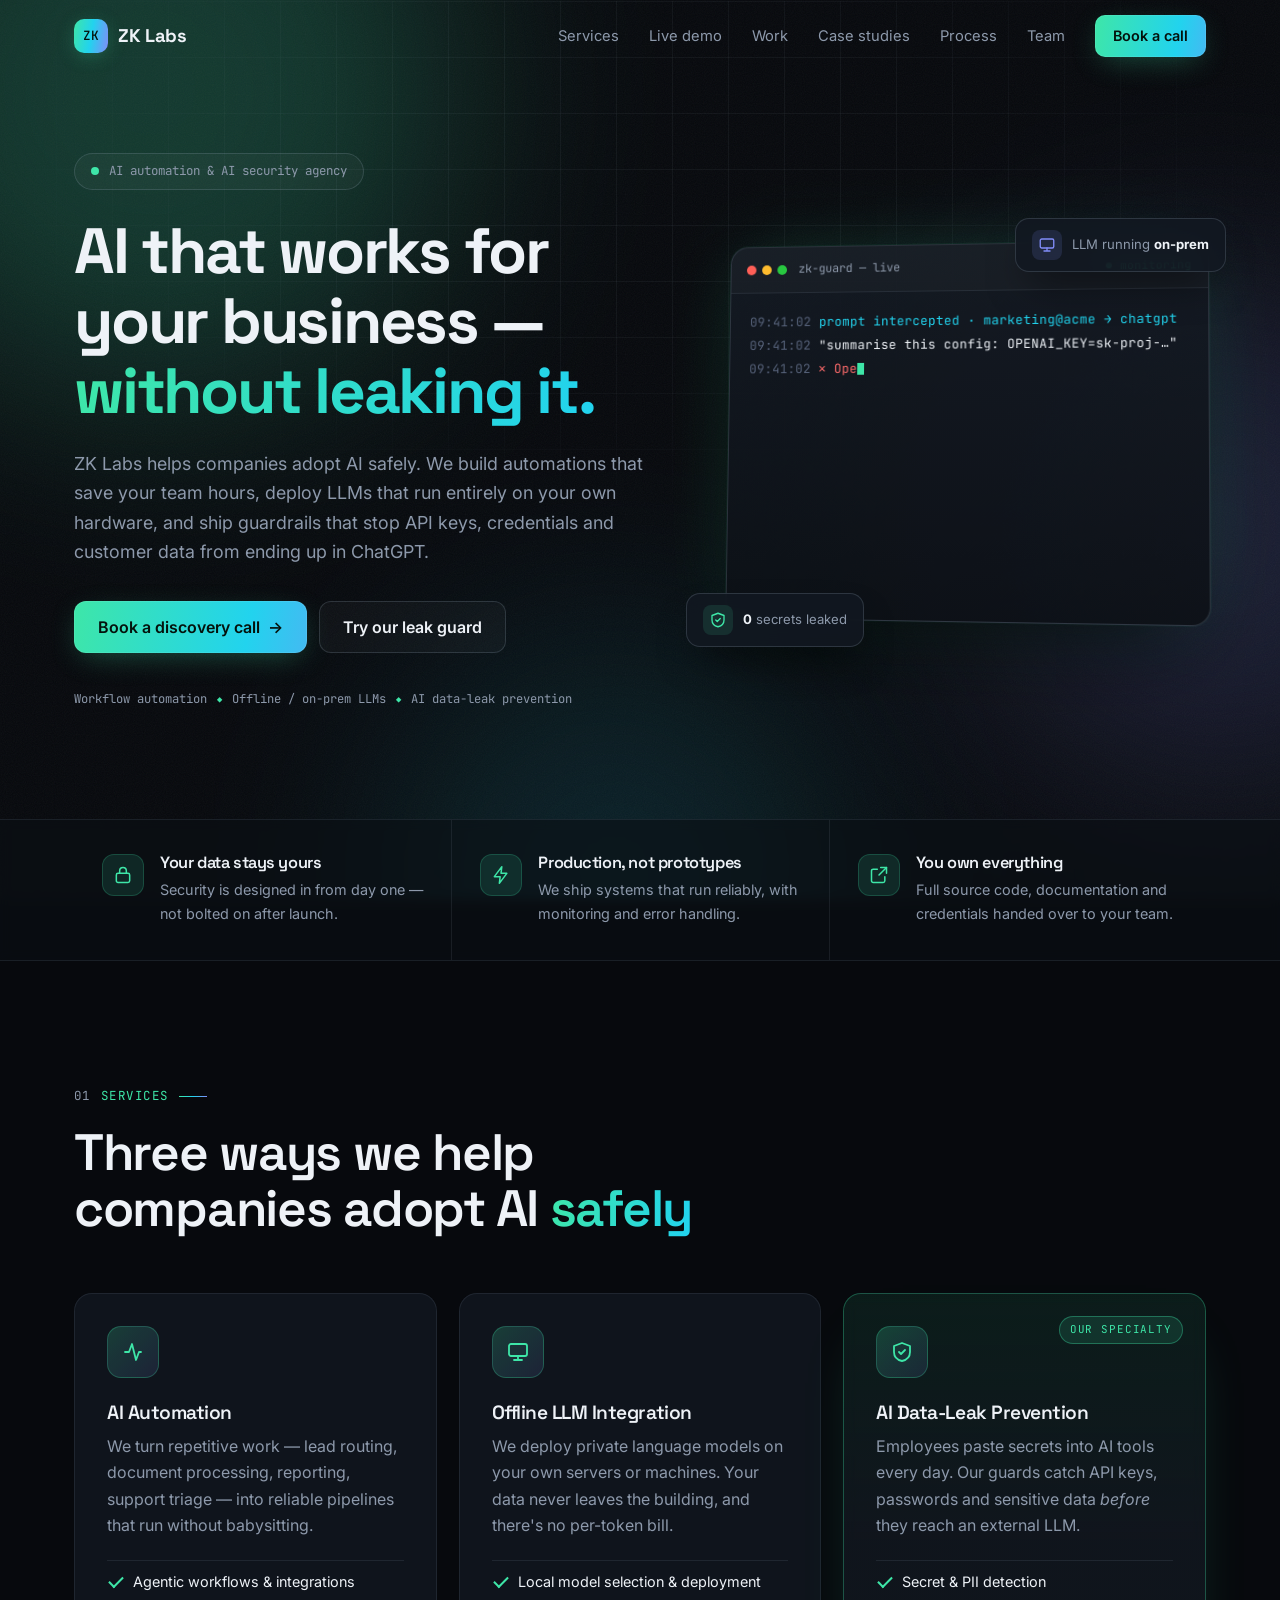
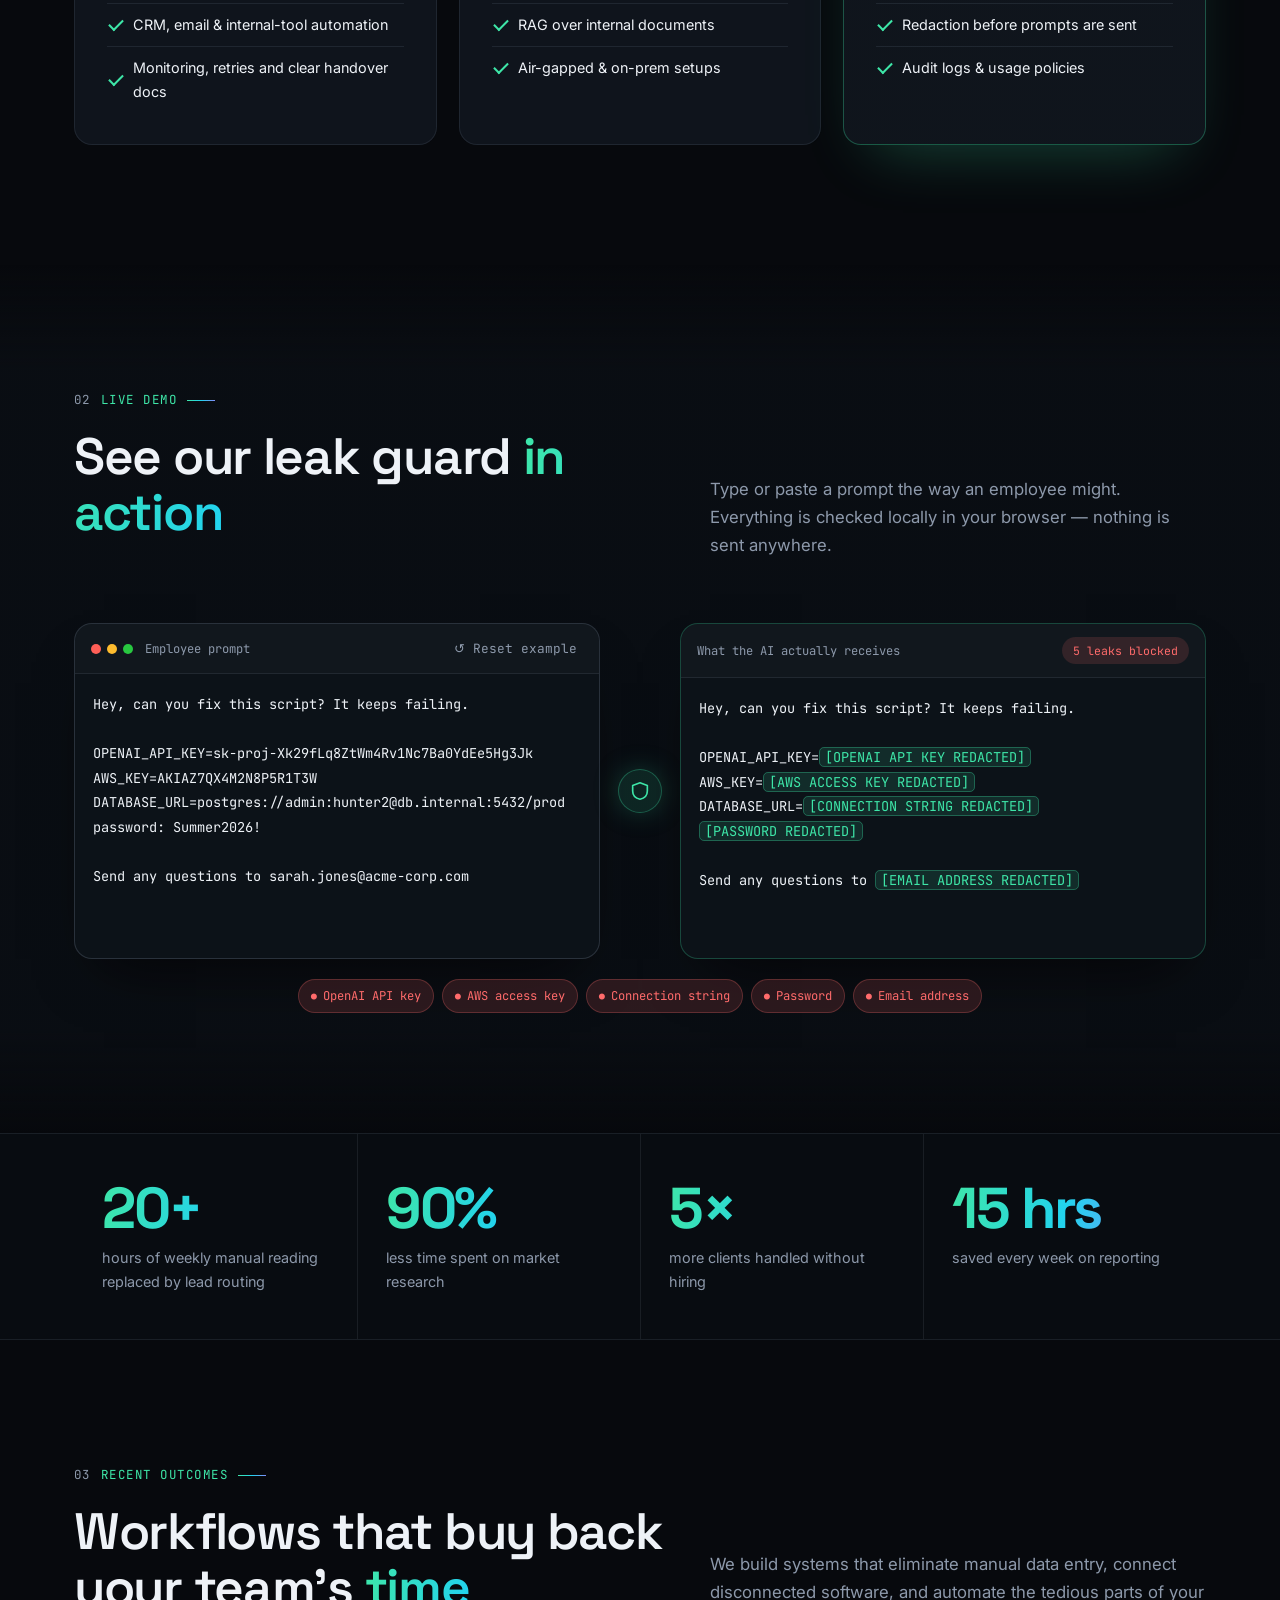
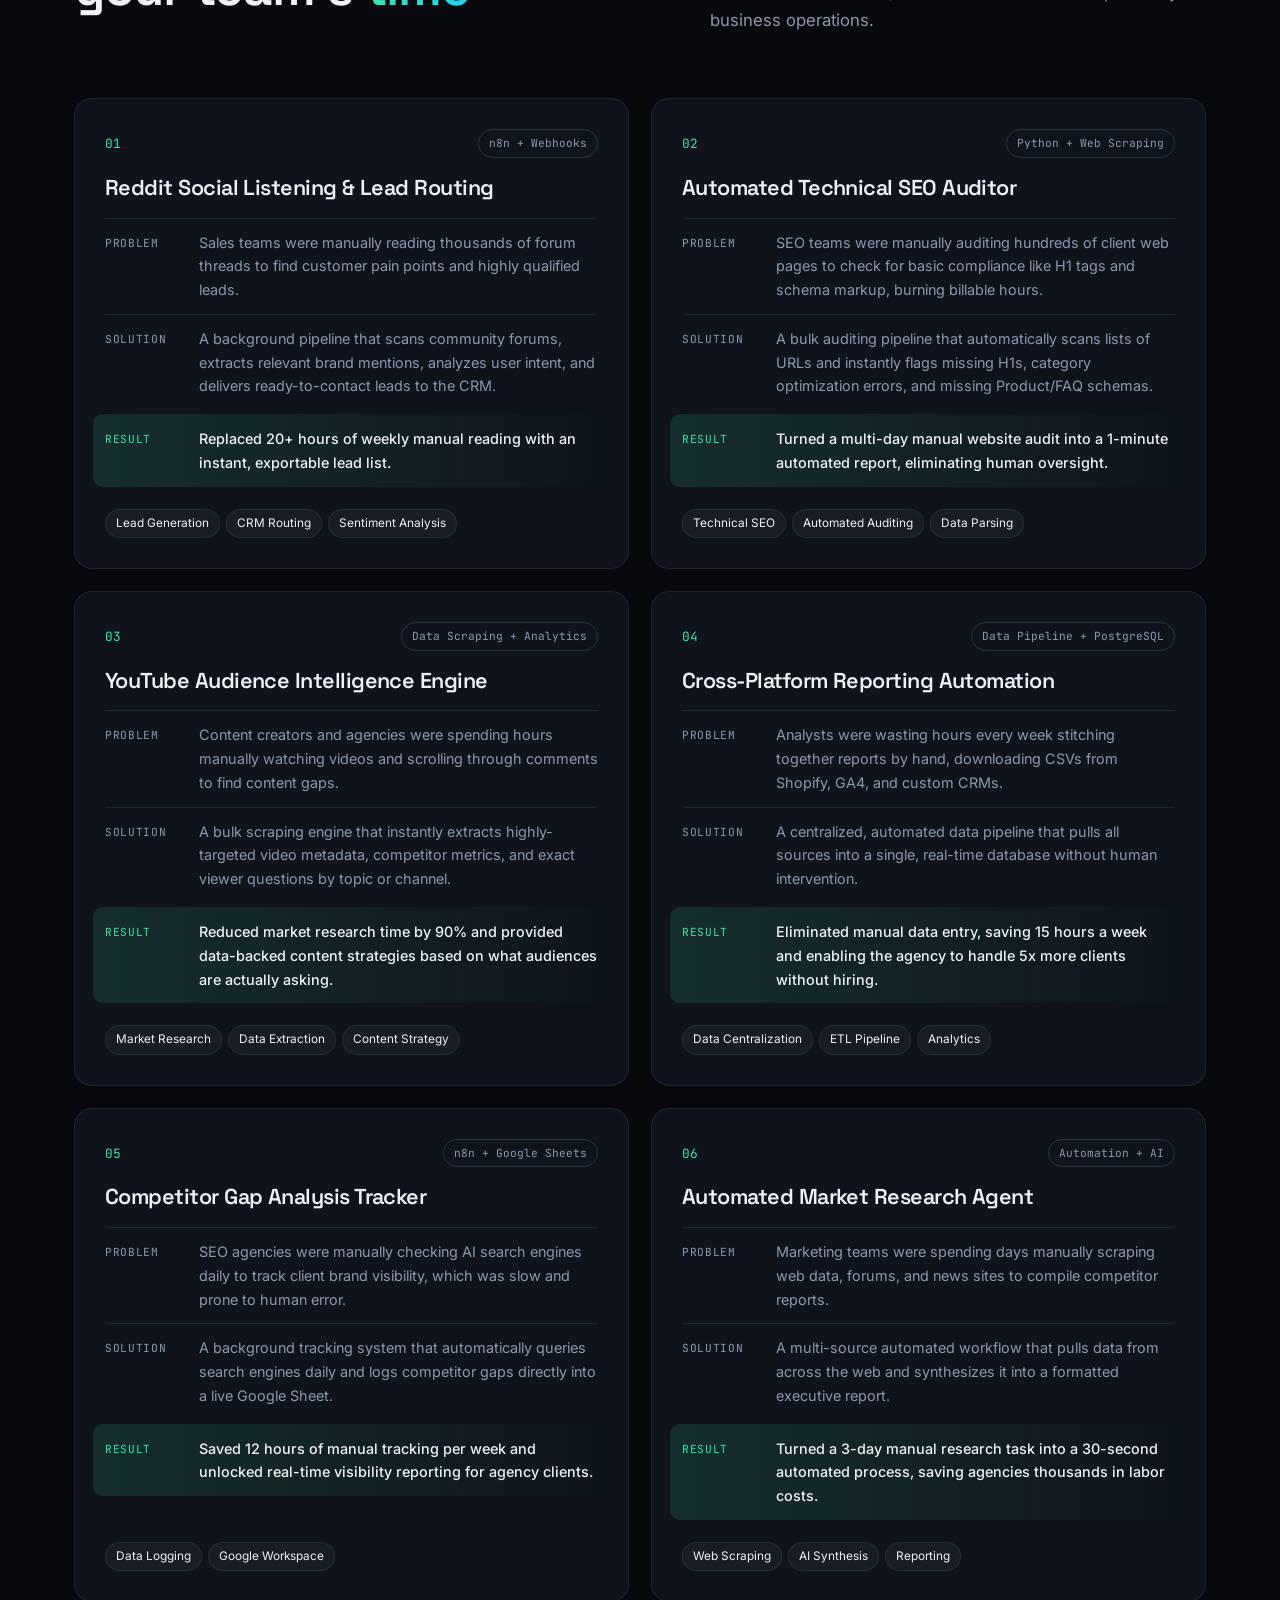
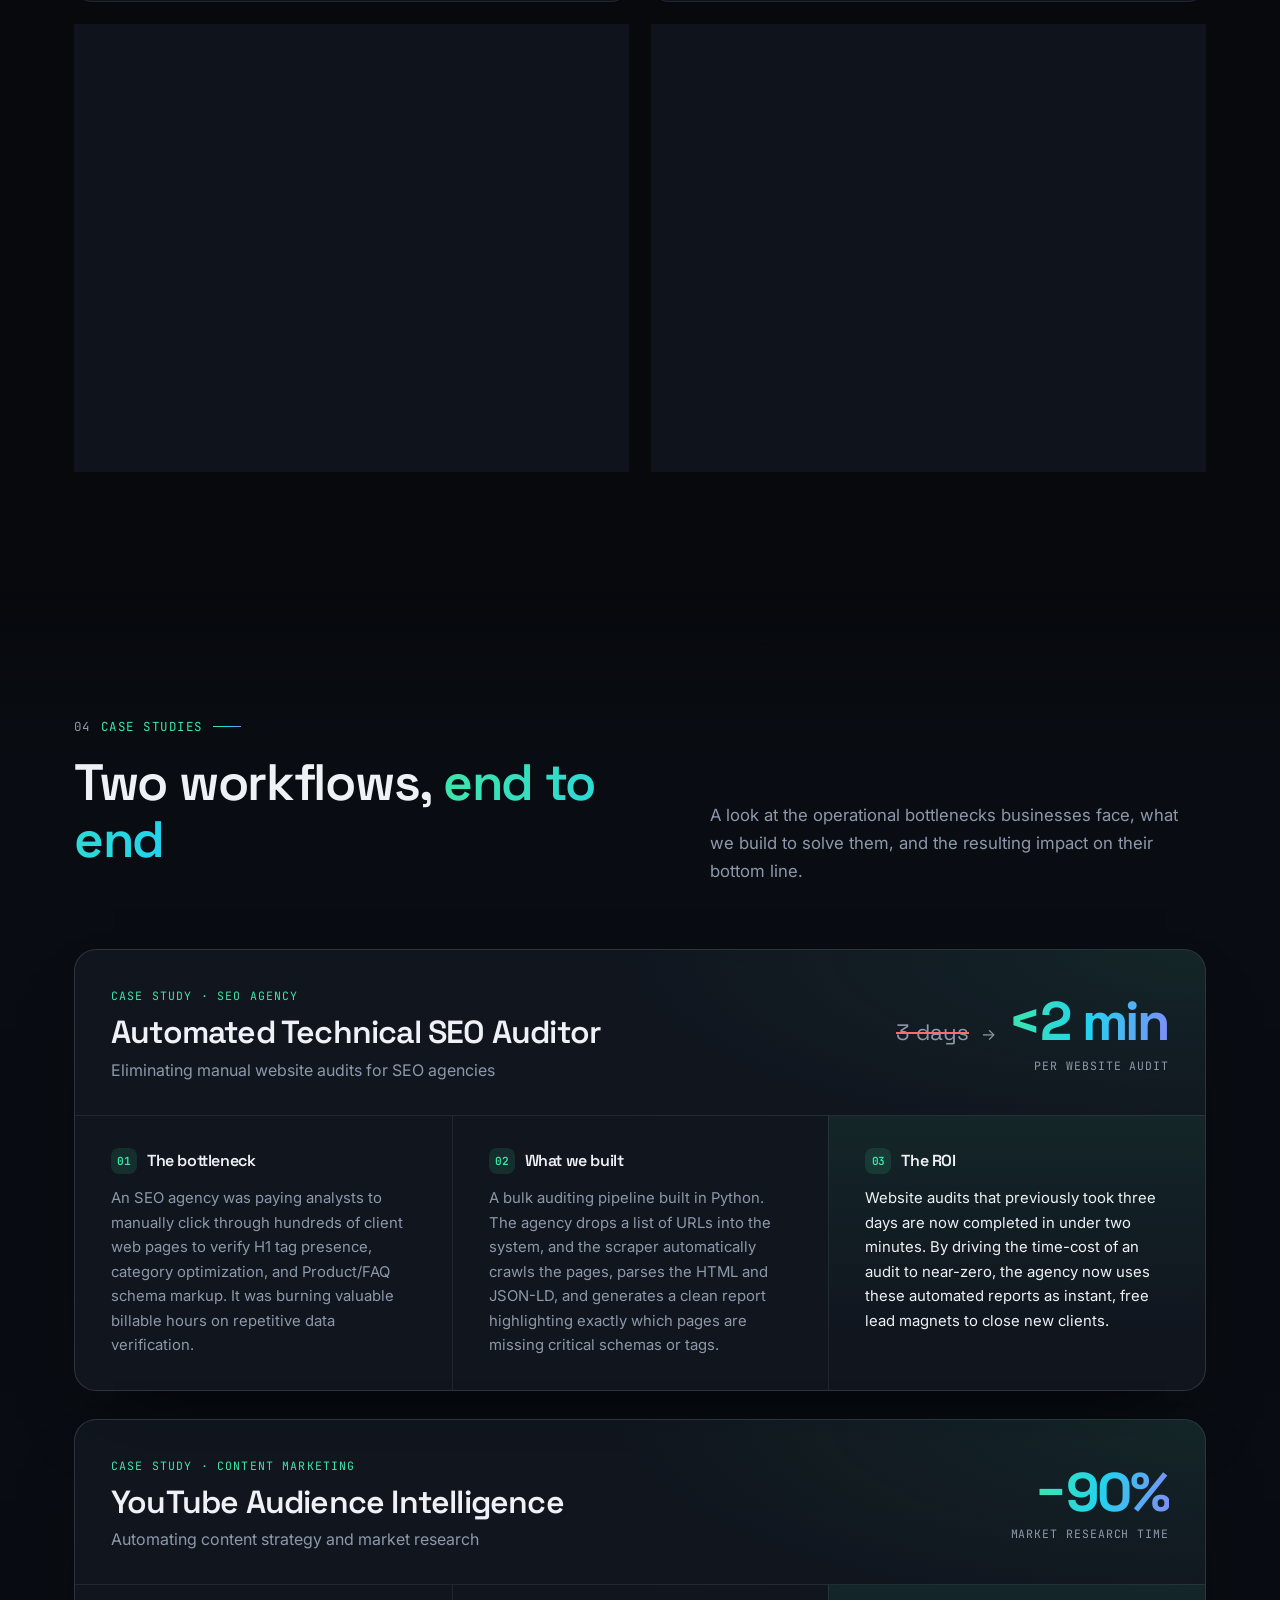
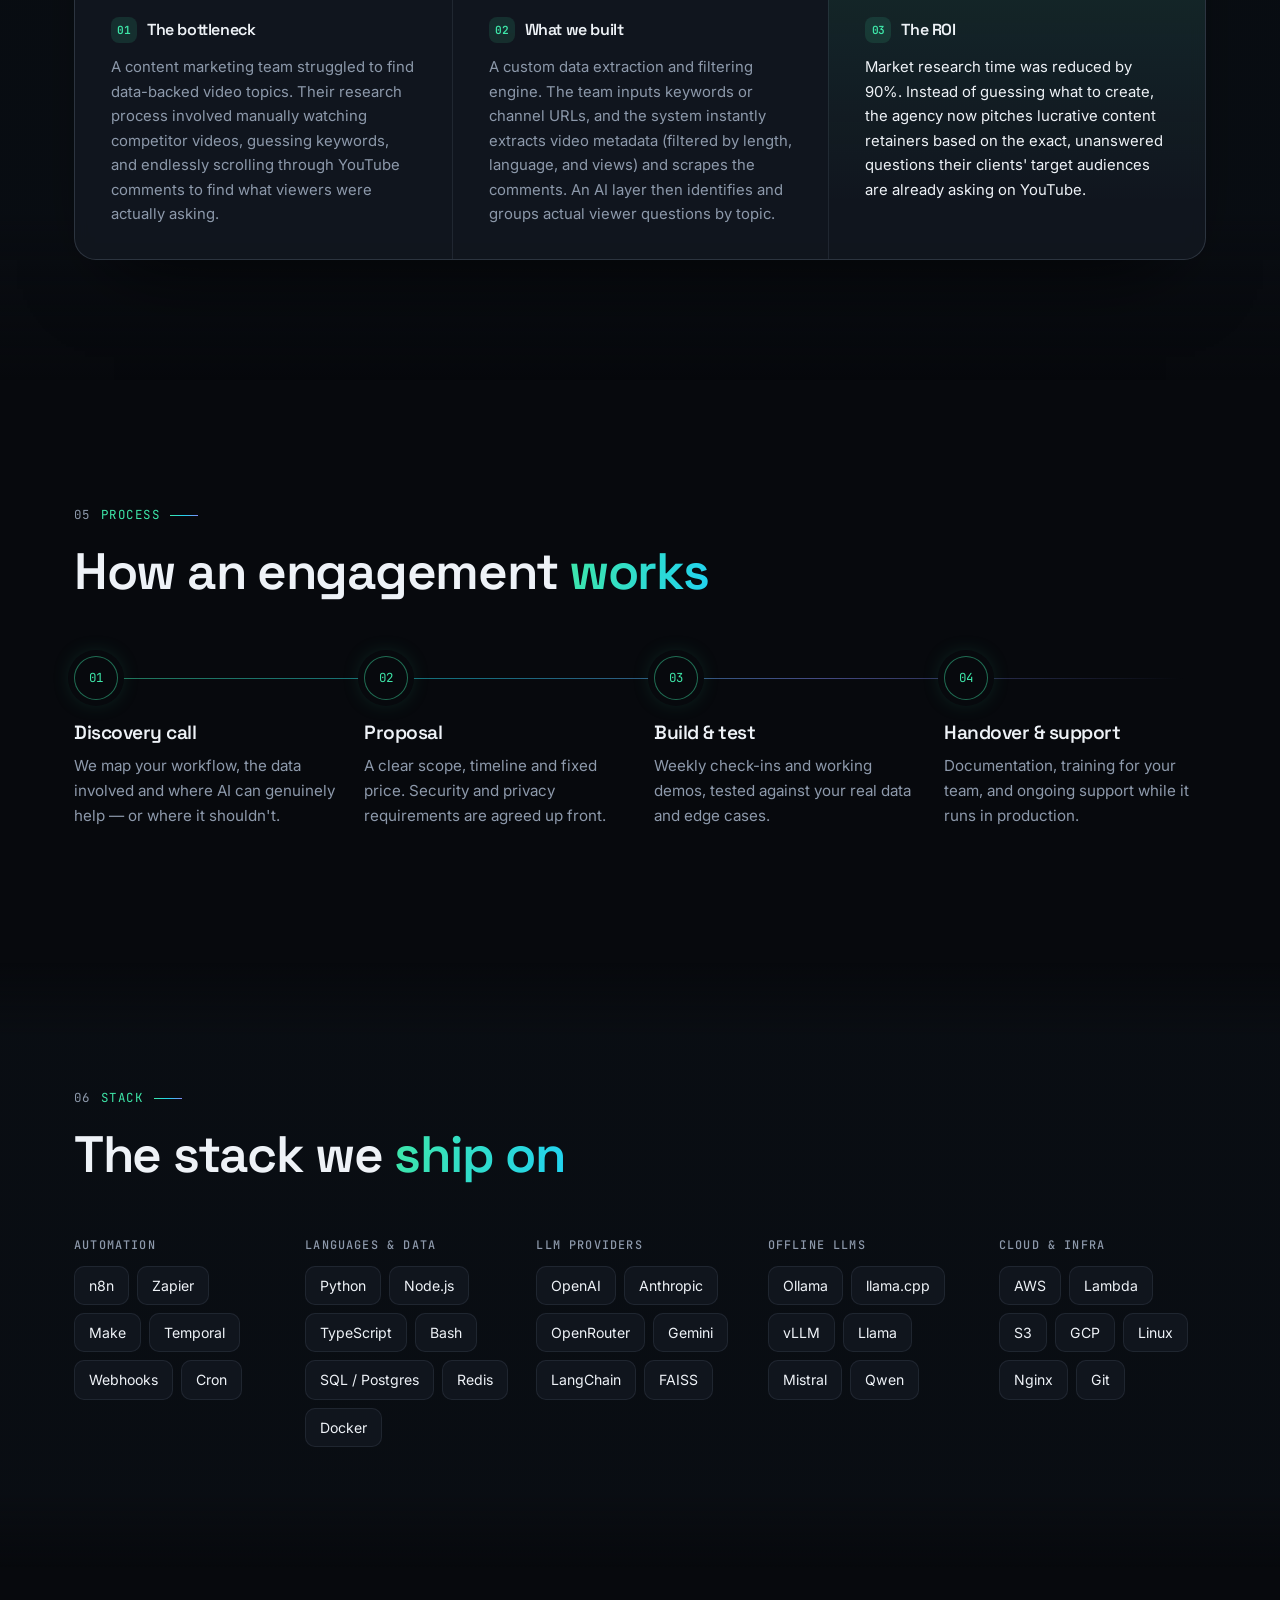
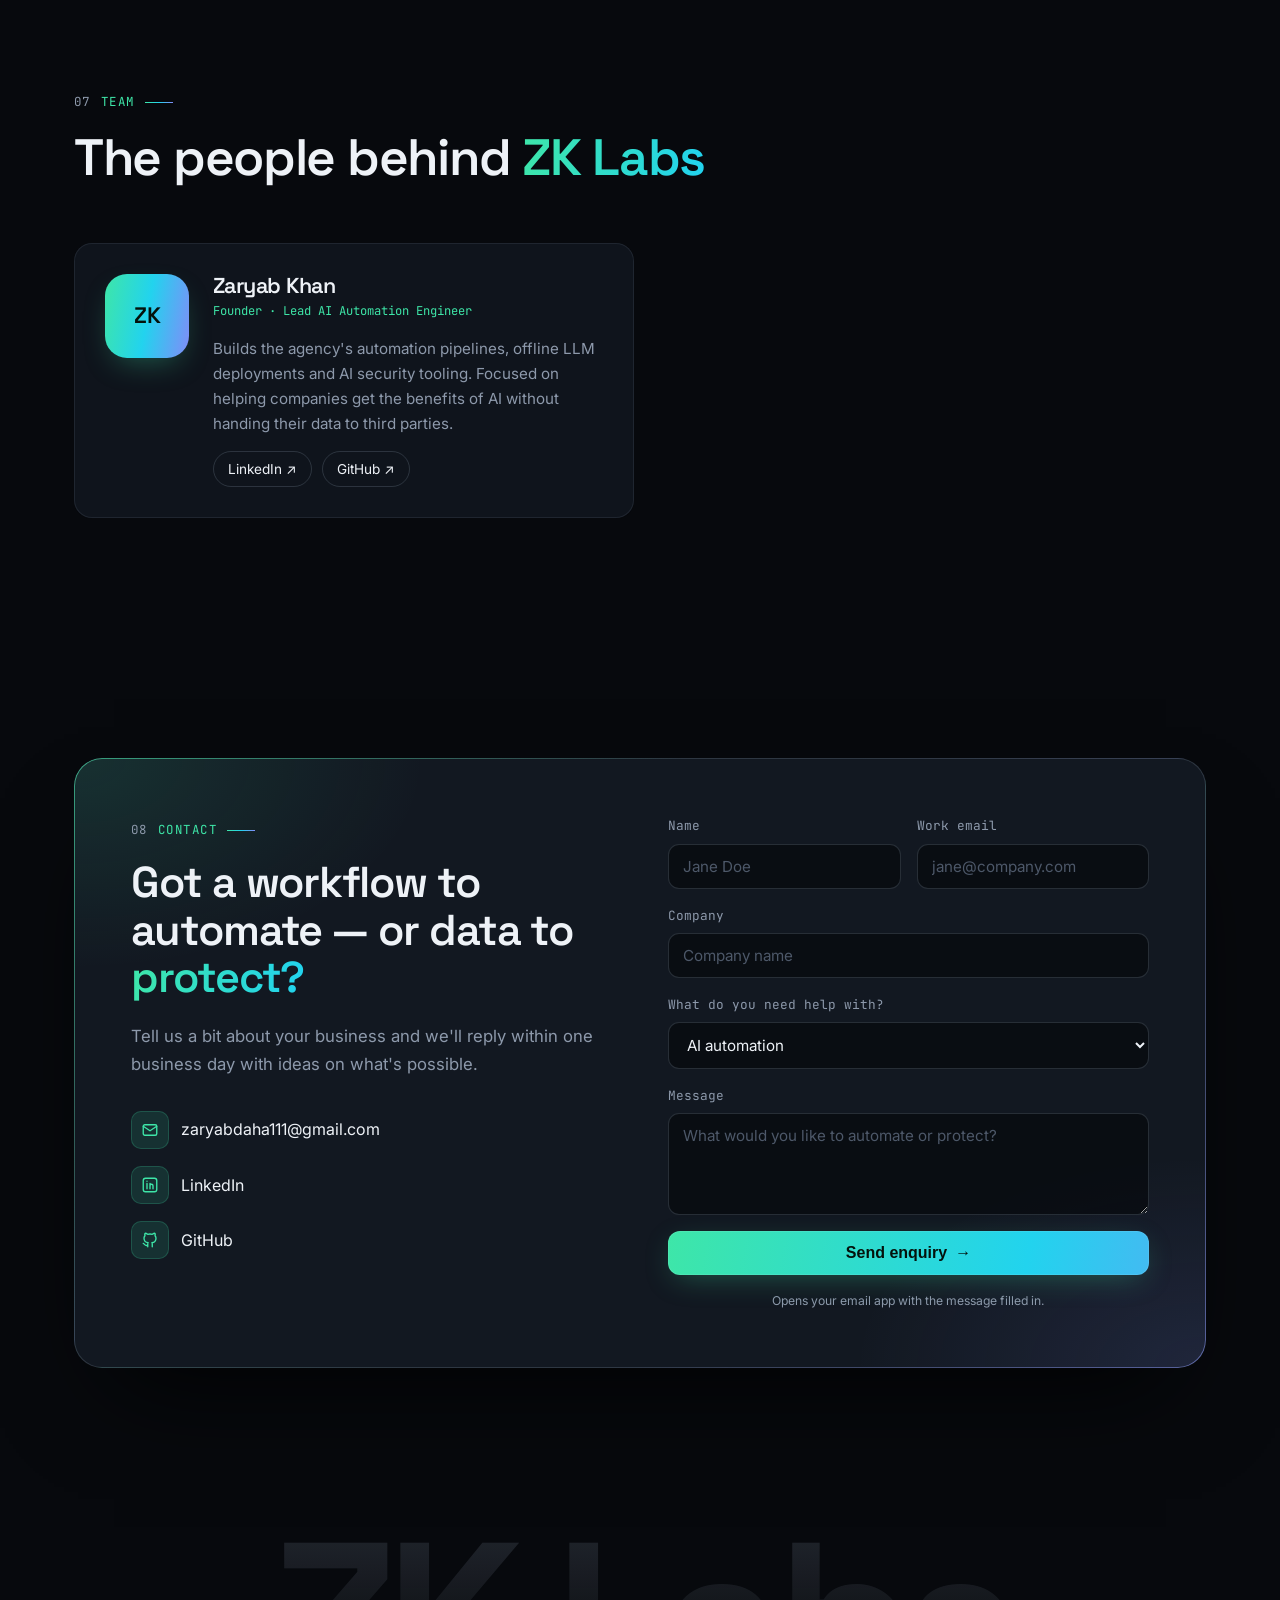
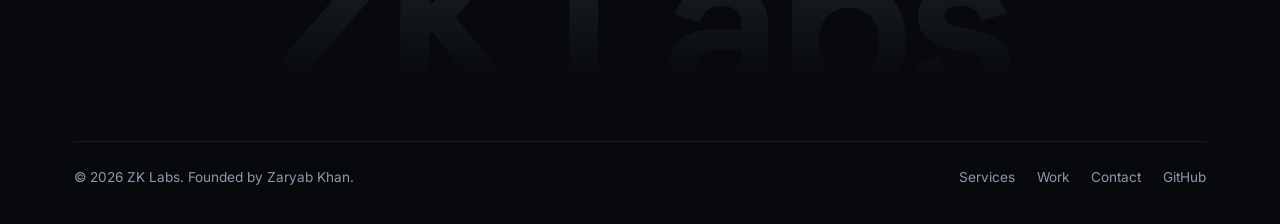
<file: versions/security-first/index.html>
<!doctype html>
<html lang="en">
<head>
  <meta charset="utf-8">
  <meta name="viewport" content="width=device-width, initial-scale=1">
  <meta name="robots" content="noindex, nofollow">
  <title>ZK Labs — AI Automation & Private AI Agency</title>
  <meta name="description" content="ZK Labs is an AI agency building automations, offline LLM deployments and data-leak guards that keep company secrets out of AI tools.">
  <link rel="preconnect" href="https://fonts.googleapis.com">
  <link rel="preconnect" href="https://fonts.gstatic.com" crossorigin>
  <link href="https://fonts.googleapis.com/css2?family=Inter:wght@400;500;600&family=JetBrains+Mono:wght@400;500&family=Space+Grotesk:wght@500;600;700&display=swap" rel="stylesheet">
  <link rel="stylesheet" href="style.css">
</head>
<body>
  <!-- TODO(Zaryab): "ZK Labs" is a working name — search & replace it with your agency's name. -->
  <div class="progress" id="progress" aria-hidden="true"></div>
  <div class="ambient" aria-hidden="true">
    <span class="orb orb-1"></span>
    <span class="orb orb-2"></span>
    <span class="orb orb-3"></span>
  </div>

  <header class="nav" id="nav">
    <div class="wrap nav-inner">
      <a href="#top" class="logo"><span class="logo-mark">ZK</span> ZK Labs</a>
      <nav class="nav-links" id="navLinks">
        <a href="#services">Services</a>
        <a href="#demo">Live demo</a>
        <a href="#work">Work</a>
        <a href="#case-studies">Case studies</a>
        <a href="#process">Process</a>
        <a href="#team">Team</a>
        <a href="#contact" class="btn btn-sm">Book a call</a>
      </nav>
      <button class="nav-toggle" id="navToggle" aria-label="Open menu" aria-expanded="false">
        <span></span><span></span>
      </button>
    </div>
  </header>

  <main id="top">
    <!-- HERO -->
    <section class="hero">
      <div class="grid-bg" aria-hidden="true"></div>
      <div class="wrap hero-inner">
        <div class="hero-copy">
          <p class="eyebrow"><span class="dot"></span> AI automation & AI security agency</p>
          <h1>AI that works for your business —<br><span class="grad">without leaking it.</span></h1>
          <p class="lede">
            ZK Labs helps companies adopt AI safely. We build automations that save your team hours,
            deploy LLMs that run entirely on your own hardware, and ship guardrails that stop
            API keys, credentials and customer data from ending up in ChatGPT.
          </p>
          <div class="hero-cta">
            <a href="#contact" class="btn">Book a discovery call <span aria-hidden="true">→</span></a>
            <a href="#demo" class="btn btn-ghost">Try our leak guard</a>
          </div>
          <ul class="hero-tags">
            <li>Workflow automation</li>
            <li>Offline / on-prem LLMs</li>
            <li>AI data-leak prevention</li>
          </ul>
        </div>

        <div class="hero-visual" aria-hidden="true">
          <div class="console">
            <div class="console-head">
              <span class="lights"><i></i><i></i><i></i></span>
              <span class="console-title">zk-guard — live</span>
              <span class="console-live"><span class="dot"></span> monitoring</span>
            </div>
            <div class="console-body" id="consoleBody"></div>
          </div>
          <div class="float-badge badge-1">
            <svg viewBox="0 0 24 24"><path d="M12 3l8 3v6c0 5-3.5 8-8 9-4.5-1-8-4-8-9V6z"/><path d="M9 12l2 2 4-4"/></svg>
            <div><strong>0</strong> secrets leaked</div>
          </div>
          <div class="float-badge badge-2">
            <svg viewBox="0 0 24 24"><rect x="3" y="4" width="18" height="12" rx="2"/><path d="M8 20h8M12 16v4"/></svg>
            <div>LLM running <strong>on-prem</strong></div>
          </div>
        </div>
      </div>
    </section>

    <!-- PROMISES -->
    <section class="promises">
      <div class="wrap promises-inner">
        <div class="promise">
          <div class="promise-icon"><svg viewBox="0 0 24 24"><rect x="4" y="10" width="16" height="11" rx="2"/><path d="M8 10V7a4 4 0 0 1 8 0v3"/></svg></div>
          <div>
            <h3>Your data stays yours</h3>
            <p>Security is designed in from day one — not bolted on after launch.</p>
          </div>
        </div>
        <div class="promise">
          <div class="promise-icon"><svg viewBox="0 0 24 24"><path d="M13 2L4 14h7l-1 8 9-12h-7z"/></svg></div>
          <div>
            <h3>Production, not prototypes</h3>
            <p>We ship systems that run reliably, with monitoring and error handling.</p>
          </div>
        </div>
        <div class="promise">
          <div class="promise-icon"><svg viewBox="0 0 24 24"><path d="M14 3h7v7"/><path d="M21 3l-9 9"/><path d="M19 14v5a2 2 0 0 1-2 2H5a2 2 0 0 1-2-2V7a2 2 0 0 1 2-2h5"/></svg></div>
          <div>
            <h3>You own everything</h3>
            <p>Full source code, documentation and credentials handed over to your team.</p>
          </div>
        </div>
      </div>
    </section>

    <!-- SERVICES -->
    <section id="services" class="section">
      <div class="wrap">
        <div class="sec-head">
          <p class="kicker"><span>01</span> Services</p>
          <h2>Three ways we help companies adopt AI <span class="grad">safely</span></h2>
        </div>
        <div class="cards">
          <article class="card spot">
            <div class="card-icon" aria-hidden="true">
              <svg viewBox="0 0 24 24"><path d="M4 12h4l3-8 4 16 3-8h2"/></svg>
            </div>
            <h3>AI Automation</h3>
            <p>We turn repetitive work — lead routing, document processing, reporting, support triage — into reliable pipelines that run without babysitting.</p>
            <ul class="ticks">
              <li>Agentic workflows & integrations</li>
              <li>CRM, email & internal-tool automation</li>
              <li>Monitoring, retries and clear handover docs</li>
            </ul>
          </article>
          <article class="card spot">
            <div class="card-icon" aria-hidden="true">
              <svg viewBox="0 0 24 24"><rect x="3" y="4" width="18" height="12" rx="2"/><path d="M8 20h8M12 16v4"/></svg>
            </div>
            <h3>Offline LLM Integration</h3>
            <p>We deploy private language models on your own servers or machines. Your data never leaves the building, and there's no per-token bill.</p>
            <ul class="ticks">
              <li>Local model selection & deployment</li>
              <li>RAG over internal documents</li>
              <li>Air-gapped & on-prem setups</li>
            </ul>
          </article>
          <article class="card card-feature spot">
            <span class="card-flag">Our specialty</span>
            <div class="card-icon" aria-hidden="true">
              <svg viewBox="0 0 24 24"><path d="M12 3l8 3v6c0 5-3.5 8-8 9-4.5-1-8-4-8-9V6z"/><path d="M9 12l2 2 4-4"/></svg>
            </div>
            <h3>AI Data-Leak Prevention</h3>
            <p>Employees paste secrets into AI tools every day. Our guards catch API keys, passwords and sensitive data <em>before</em> they reach an external LLM.</p>
            <ul class="ticks">
              <li>Secret & PII detection</li>
              <li>Redaction before prompts are sent</li>
              <li>Audit logs & usage policies</li>
            </ul>
          </article>
        </div>
      </div>
    </section>

    <!-- LIVE DEMO -->
    <section id="demo" class="section section-alt">
      <div class="wrap">
        <div class="sec-head sec-head-split">
          <div>
            <p class="kicker"><span>02</span> Live demo</p>
            <h2>See our leak guard <span class="grad">in action</span></h2>
          </div>
          <p class="section-lede">Type or paste a prompt the way an employee might. Everything is checked locally in your browser — nothing is sent anywhere.</p>
        </div>

        <div class="demo">
          <div class="demo-pane">
            <div class="pane-head">
              <span class="pane-title"><span class="lights"><i></i><i></i><i></i></span> Employee prompt</span>
              <button class="link-btn" id="demoReset" type="button">↺ Reset example</button>
            </div>
            <textarea id="demoInput" spellcheck="false" aria-label="Prompt to scan"></textarea>
          </div>
          <div class="demo-arrow" aria-hidden="true">
            <svg viewBox="0 0 24 24"><path d="M12 3l8 3v6c0 5-3.5 8-8 9-4.5-1-8-4-8-9V6z"/></svg>
          </div>
          <div class="demo-pane demo-pane-out">
            <div class="pane-head">
              <span class="pane-title">What the AI actually receives</span>
              <span class="status" id="demoStatus"></span>
            </div>
            <pre id="demoOutput" class="demo-output" aria-live="polite"></pre>
          </div>
        </div>
        <ul class="findings" id="demoFindings" aria-live="polite"></ul>
      </div>
    </section>

    <!-- STATS -->
    <section class="stats" aria-label="Results by the numbers">
      <div class="wrap stats-inner">
        <div class="stat">
          <span class="stat-num" data-count="20" data-suffix="+">0</span>
          <span class="stat-label">hours of weekly manual reading replaced by lead routing</span>
        </div>
        <div class="stat">
          <span class="stat-num" data-count="90" data-suffix="%">0</span>
          <span class="stat-label">less time spent on market research</span>
        </div>
        <div class="stat">
          <span class="stat-num" data-count="5" data-suffix="×">0</span>
          <span class="stat-label">more clients handled without hiring</span>
        </div>
        <div class="stat">
          <span class="stat-num" data-count="15" data-suffix=" hrs">0</span>
          <span class="stat-label">saved every week on reporting</span>
        </div>
      </div>
    </section>

    <!-- RECENT OUTCOMES -->
    <section id="work" class="section">
      <div class="wrap">
        <div class="sec-head sec-head-split">
          <div>
            <p class="kicker"><span>03</span> Recent outcomes</p>
            <h2>Workflows that buy back your team's <span class="grad">time</span></h2>
          </div>
          <p class="section-lede">We build systems that eliminate manual data entry, connect disconnected software, and automate the tedious parts of your business operations.</p>
        </div>
        <div class="projects">
          <article class="project spot">
            <div class="project-top">
              <span class="project-idx">01</span>
              <span class="project-stack">n8n + Webhooks</span>
            </div>
            <h3>Reddit Social Listening & Lead Routing</h3>
            <dl class="project-meta">
              <div><dt>Problem</dt><dd>Sales teams were manually reading thousands of forum threads to find customer pain points and highly qualified leads.</dd></div>
              <div><dt>Solution</dt><dd>A background pipeline that scans community forums, extracts relevant brand mentions, analyzes user intent, and delivers ready-to-contact leads to the CRM.</dd></div>
              <div class="result"><dt>Result</dt><dd>Replaced 20+ hours of weekly manual reading with an instant, exportable lead list.</dd></div>
            </dl>
            <div class="project-tags"><span>Lead Generation</span><span>CRM Routing</span><span>Sentiment Analysis</span></div>
          </article>

          <article class="project spot">
            <div class="project-top">
              <span class="project-idx">02</span>
              <span class="project-stack">Python + Web Scraping</span>
            </div>
            <h3>Automated Technical SEO Auditor</h3>
            <dl class="project-meta">
              <div><dt>Problem</dt><dd>SEO teams were manually auditing hundreds of client web pages to check for basic compliance like H1 tags and schema markup, burning billable hours.</dd></div>
              <div><dt>Solution</dt><dd>A bulk auditing pipeline that automatically scans lists of URLs and instantly flags missing H1s, category optimization errors, and missing Product/FAQ schemas.</dd></div>
              <div class="result"><dt>Result</dt><dd>Turned a multi-day manual website audit into a 1-minute automated report, eliminating human oversight.</dd></div>
            </dl>
            <div class="project-tags"><span>Technical SEO</span><span>Automated Auditing</span><span>Data Parsing</span></div>
          </article>

          <article class="project spot">
            <div class="project-top">
              <span class="project-idx">03</span>
              <span class="project-stack">Data Scraping + Analytics</span>
            </div>
            <h3>YouTube Audience Intelligence Engine</h3>
            <dl class="project-meta">
              <div><dt>Problem</dt><dd>Content creators and agencies were spending hours manually watching videos and scrolling through comments to find content gaps.</dd></div>
              <div><dt>Solution</dt><dd>A bulk scraping engine that instantly extracts highly-targeted video metadata, competitor metrics, and exact viewer questions by topic or channel.</dd></div>
              <div class="result"><dt>Result</dt><dd>Reduced market research time by 90% and provided data-backed content strategies based on what audiences are actually asking.</dd></div>
            </dl>
            <div class="project-tags"><span>Market Research</span><span>Data Extraction</span><span>Content Strategy</span></div>
          </article>

          <article class="project spot">
            <div class="project-top">
              <span class="project-idx">04</span>
              <span class="project-stack">Data Pipeline + PostgreSQL</span>
            </div>
            <h3>Cross-Platform Reporting Automation</h3>
            <dl class="project-meta">
              <div><dt>Problem</dt><dd>Analysts were wasting hours every week stitching together reports by hand, downloading CSVs from Shopify, GA4, and custom CRMs.</dd></div>
              <div><dt>Solution</dt><dd>A centralized, automated data pipeline that pulls all sources into a single, real-time database without human intervention.</dd></div>
              <div class="result"><dt>Result</dt><dd>Eliminated manual data entry, saving 15 hours a week and enabling the agency to handle 5x more clients without hiring.</dd></div>
            </dl>
            <div class="project-tags"><span>Data Centralization</span><span>ETL Pipeline</span><span>Analytics</span></div>
          </article>

          <article class="project spot">
            <div class="project-top">
              <span class="project-idx">05</span>
              <span class="project-stack">n8n + Google Sheets</span>
            </div>
            <h3>Competitor Gap Analysis Tracker</h3>
            <dl class="project-meta">
              <div><dt>Problem</dt><dd>SEO agencies were manually checking AI search engines daily to track client brand visibility, which was slow and prone to human error.</dd></div>
              <div><dt>Solution</dt><dd>A background tracking system that automatically queries search engines daily and logs competitor gaps directly into a live Google Sheet.</dd></div>
              <div class="result"><dt>Result</dt><dd>Saved 12 hours of manual tracking per week and unlocked real-time visibility reporting for agency clients.</dd></div>
            </dl>
            <div class="project-tags"><span>Data Logging</span><span>Google Workspace</span></div>
          </article>

          <article class="project spot">
            <div class="project-top">
              <span class="project-idx">06</span>
              <span class="project-stack">Automation + AI</span>
            </div>
            <h3>Automated Market Research Agent</h3>
            <dl class="project-meta">
              <div><dt>Problem</dt><dd>Marketing teams were spending days manually scraping web data, forums, and news sites to compile competitor reports.</dd></div>
              <div><dt>Solution</dt><dd>A multi-source automated workflow that pulls data from across the web and synthesizes it into a formatted executive report.</dd></div>
              <div class="result"><dt>Result</dt><dd>Turned a 3-day manual research task into a 30-second automated process, saving agencies thousands in labor costs.</dd></div>
            </dl>
            <div class="project-tags"><span>Web Scraping</span><span>AI Synthesis</span><span>Reporting</span></div>
          </article>

          <article class="project spot">
            <div class="project-top">
              <span class="project-idx">07</span>
              <span class="project-stack">n8n + Slack</span>
            </div>
            <h3>Automated Error Recovery & Alerting</h3>
            <dl class="project-meta">
              <div><dt>Problem</dt><dd>Internal company workflows were failing silently, causing missed client deliverables and stalled operations.</dd></div>
              <div><dt>Solution</dt><dd>An automated safety net that catches workflow errors in real-time, attempts auto-recovery, and alerts the team via Slack if human intervention is needed.</dd></div>
              <div class="result"><dt>Result</dt><dd>Eliminated silent operational failures and reduced manual dashboard monitoring to zero.</dd></div>
            </dl>
            <div class="project-tags"><span>System Monitoring</span><span>Slack Integration</span></div>
          </article>

          <article class="project spot">
            <div class="project-top">
              <span class="project-idx">08</span>
              <span class="project-stack">Python + Internal Wiki</span>
            </div>
            <h3>Enterprise Knowledge Retrieval</h3>
            <dl class="project-meta">
              <div><dt>Problem</dt><dd>New hires and existing teams were spending hours searching through massive internal documentation hubs for specific operational answers.</dd></div>
              <div><dt>Solution</dt><dd>An intelligent search agent that instantly scans company data to find and summarize exact answers.</dd></div>
              <div class="result"><dt>Result</dt><dd>Saved an average of 4 hours per employee per week in information hunting and accelerated onboarding.</dd></div>
            </dl>
            <div class="project-tags"><span>Internal Tools</span><span>Knowledge Management</span></div>
          </article>
        </div>
      </div>
    </section>

    <!-- CASE STUDIES -->
    <section id="case-studies" class="section section-alt">
      <div class="wrap">
        <div class="sec-head sec-head-split">
          <div>
            <p class="kicker"><span>04</span> Case studies</p>
            <h2>Two workflows, <span class="grad">end to end</span></h2>
          </div>
          <p class="section-lede">A look at the operational bottlenecks businesses face, what we build to solve them, and the resulting impact on their bottom line.</p>
        </div>
        <div class="cases">
          <article class="case">
            <div class="case-head">
              <div>
                <p class="case-label">Case study · SEO agency</p>
                <h3>Automated Technical SEO Auditor</h3>
                <p>Eliminating manual website audits for SEO agencies</p>
              </div>
              <div class="case-metric">
                <span class="metric-from">3 days</span>
                <span class="metric-arrow" aria-hidden="true">→</span>
                <span class="metric-to">&lt;2 min</span>
                <span class="metric-label">per website audit</span>
              </div>
            </div>
            <div class="case-steps">
              <div class="case-step">
                <h4><span>01</span> The bottleneck</h4>
                <p>An SEO agency was paying analysts to manually click through hundreds of client web pages to verify H1 tag presence, category optimization, and Product/FAQ schema markup. It was burning valuable billable hours on repetitive data verification.</p>
              </div>
              <div class="case-step">
                <h4><span>02</span> What we built</h4>
                <p>A bulk auditing pipeline built in Python. The agency drops a list of URLs into the system, and the scraper automatically crawls the pages, parses the HTML and JSON-LD, and generates a clean report highlighting exactly which pages are missing critical schemas or tags.</p>
              </div>
              <div class="case-step case-roi">
                <h4><span>03</span> The ROI</h4>
                <p>Website audits that previously took three days are now completed in under two minutes. By driving the time-cost of an audit to near-zero, the agency now uses these automated reports as instant, free lead magnets to close new clients.</p>
              </div>
            </div>
          </article>

          <article class="case">
            <div class="case-head">
              <div>
                <p class="case-label">Case study · Content marketing</p>
                <h3>YouTube Audience Intelligence</h3>
                <p>Automating content strategy and market research</p>
              </div>
              <div class="case-metric">
                <span class="metric-to">−90%</span>
                <span class="metric-label">market research time</span>
              </div>
            </div>
            <div class="case-steps">
              <div class="case-step">
                <h4><span>01</span> The bottleneck</h4>
                <p>A content marketing team struggled to find data-backed video topics. Their research process involved manually watching competitor videos, guessing keywords, and endlessly scrolling through YouTube comments to find what viewers were actually asking.</p>
              </div>
              <div class="case-step">
                <h4><span>02</span> What we built</h4>
                <p>A custom data extraction and filtering engine. The team inputs keywords or channel URLs, and the system instantly extracts video metadata (filtered by length, language, and views) and scrapes the comments. An AI layer then identifies and groups actual viewer questions by topic.</p>
              </div>
              <div class="case-step case-roi">
                <h4><span>03</span> The ROI</h4>
                <p>Market research time was reduced by 90%. Instead of guessing what to create, the agency now pitches lucrative content retainers based on the exact, unanswered questions their clients' target audiences are already asking on YouTube.</p>
              </div>
            </div>
          </article>
        </div>
      </div>
    </section>

    <!-- PROCESS -->
    <section id="process" class="section">
      <div class="wrap">
        <div class="sec-head">
          <p class="kicker"><span>05</span> Process</p>
          <h2>How an engagement <span class="grad">works</span></h2>
        </div>
        <ol class="steps">
          <li>
            <span class="step-node">01</span>
            <h3>Discovery call</h3>
            <p>We map your workflow, the data involved and where AI can genuinely help — or where it shouldn't.</p>
          </li>
          <li>
            <span class="step-node">02</span>
            <h3>Proposal</h3>
            <p>A clear scope, timeline and fixed price. Security and privacy requirements are agreed up front.</p>
          </li>
          <li>
            <span class="step-node">03</span>
            <h3>Build & test</h3>
            <p>Weekly check-ins and working demos, tested against your real data and edge cases.</p>
          </li>
          <li>
            <span class="step-node">04</span>
            <h3>Handover & support</h3>
            <p>Documentation, training for your team, and ongoing support while it runs in production.</p>
          </li>
        </ol>
      </div>
    </section>

    <!-- STACK -->
    <section class="section section-alt">
      <div class="wrap">
        <div class="sec-head">
          <p class="kicker"><span>06</span> Stack</p>
          <h2>The stack we <span class="grad">ship on</span></h2>
        </div>
        <div class="stack">
          <div class="stack-group">
            <h3>Automation</h3>
            <ul><li>n8n</li><li>Zapier</li><li>Make</li><li>Temporal</li><li>Webhooks</li><li>Cron</li></ul>
          </div>
          <div class="stack-group">
            <h3>Languages & data</h3>
            <ul><li>Python</li><li>Node.js</li><li>TypeScript</li><li>Bash</li><li>SQL / Postgres</li><li>Redis</li><li>Docker</li></ul>
          </div>
          <div class="stack-group">
            <h3>LLM providers</h3>
            <ul><li>OpenAI</li><li>Anthropic</li><li>OpenRouter</li><li>Gemini</li><li>LangChain</li><li>FAISS</li></ul>
          </div>
          <!-- TODO(Zaryab): edit to match the local-LLM tools you actually use. -->
          <div class="stack-group">
            <h3>Offline LLMs</h3>
            <ul><li>Ollama</li><li>llama.cpp</li><li>vLLM</li><li>Llama</li><li>Mistral</li><li>Qwen</li></ul>
          </div>
          <div class="stack-group">
            <h3>Cloud & infra</h3>
            <ul><li>AWS</li><li>Lambda</li><li>S3</li><li>GCP</li><li>Linux</li><li>Nginx</li><li>Git</li></ul>
          </div>
        </div>
      </div>
    </section>

    <!-- TEAM -->
    <section id="team" class="section">
      <div class="wrap">
        <div class="sec-head">
          <p class="kicker"><span>07</span> Team</p>
          <h2>The people behind <span class="grad">ZK Labs</span></h2>
        </div>
        <div class="team">
          <article class="member spot">
            <!-- TODO(Zaryab): swap the initials for a photo: <img src="zaryab.jpg" alt="Zaryab Khan"> -->
            <div class="avatar" aria-hidden="true">ZK</div>
            <div>
              <h3>Zaryab Khan</h3>
              <p class="role">Founder · Lead AI Automation Engineer</p>
              <p>Builds the agency's automation pipelines, offline LLM deployments and AI security tooling. Focused on helping companies get the benefits of AI without handing their data to third parties.</p>
              <div class="member-links">
                <a href="https://www.linkedin.com/in/zaryab-khan-/" target="_blank" rel="noopener">LinkedIn ↗</a>
                <a href="https://github.com/ZaryabDaha11" target="_blank" rel="noopener">GitHub ↗</a>
              </div>
            </div>
          </article>
          <!-- TODO(Zaryab): copy the <article class="member"> block above for each partner/teammate. -->
        </div>
      </div>
    </section>

    <!-- CONTACT -->
    <section id="contact" class="section contact">
      <div class="wrap">
        <div class="contact-panel">
          <div class="contact-copy">
            <p class="kicker"><span>08</span> Contact</p>
            <h2>Got a workflow to automate — or data to <span class="grad">protect?</span></h2>
            <p class="section-lede">Tell us a bit about your business and we'll reply within one business day with ideas on what's possible.</p>
            <ul class="contact-links">
              <li>
                <a href="mailto:zaryabdaha111@gmail.com">
                  <svg viewBox="0 0 24 24"><rect x="3" y="5" width="18" height="14" rx="2"/><path d="M3 7l9 6 9-6"/></svg>
                  zaryabdaha111@gmail.com
                </a>
              </li>
              <li>
                <a href="https://www.linkedin.com/in/zaryab-khan-/" target="_blank" rel="noopener">
                  <svg viewBox="0 0 24 24"><rect x="3" y="3" width="18" height="18" rx="3"/><path d="M8 10v7M8 7v.01M12 17v-4a2 2 0 0 1 4 0v4M12 10v7"/></svg>
                  LinkedIn
                </a>
              </li>
              <li>
                <a href="https://github.com/ZaryabDaha11" target="_blank" rel="noopener">
                  <svg viewBox="0 0 24 24"><path d="M9 19c-4 1.5-4-2-6-2.5M15 21v-3.5c0-1 .1-1.4-.5-2 2.8-.3 5.5-1.4 5.5-6a4.6 4.6 0 0 0-1.3-3.2 4.2 4.2 0 0 0-.1-3.2s-1.1-.3-3.5 1.3a12 12 0 0 0-6.2 0C6.5 2.8 5.4 3.1 5.4 3.1a4.2 4.2 0 0 0-.1 3.2A4.6 4.6 0 0 0 4 9.5c0 4.6 2.7 5.7 5.5 6-.6.6-.6 1.2-.5 2V21"/></svg>
                  GitHub
                </a>
              </li>
            </ul>
          </div>
          <form class="contact-form" id="contactForm">
            <div class="form-row">
              <label>Name<input name="name" required autocomplete="name" placeholder="Jane Doe"></label>
              <label>Work email<input name="email" type="email" required autocomplete="email" placeholder="jane@company.com"></label>
            </div>
            <label>Company<input name="company" autocomplete="organization" placeholder="Company name"></label>
            <label>What do you need help with?
              <select name="topic">
                <option>AI automation</option>
                <option>Offline / private LLM</option>
                <option>AI data-leak prevention</option>
                <option>Something else</option>
              </select>
            </label>
            <label>Message<textarea name="message" rows="4" required placeholder="What would you like to automate or protect?"></textarea></label>
            <button class="btn btn-block" type="submit">Send enquiry <span aria-hidden="true">→</span></button>
            <p class="form-note">Opens your email app with the message filled in.</p>
          </form>
        </div>
      </div>
    </section>
  </main>

  <footer class="footer">
    <div class="wrap">
      <div class="footer-wordmark" aria-hidden="true">ZK Labs</div>
      <div class="footer-inner">
        <span>© <span id="year"></span> ZK Labs. Founded by Zaryab Khan.</span>
        <nav class="footer-links">
          <a href="#services">Services</a>
          <a href="#work">Work</a>
          <a href="#contact">Contact</a>
          <a href="https://github.com/ZaryabDaha11" target="_blank" rel="noopener">GitHub</a>
        </nav>
      </div>
    </div>
  </footer>

  <script src="script.js"></script>
</body>
</html>
</file>
<file: style.css>
/* Self-hosted brand fonts (Latin subsets, variable weights) */
@font-face { font-family: "Inter"; src: url("fonts/inter.woff2") format("woff2"); font-weight: 400 600; font-style: normal; font-display: swap; }
@font-face { font-family: "Space Grotesk"; src: url("fonts/space-grotesk.woff2") format("woff2"); font-weight: 500 700; font-style: normal; font-display: swap; }
@font-face { font-family: "JetBrains Mono"; src: url("fonts/jetbrains-mono.woff2") format("woff2"); font-weight: 400 500; font-style: normal; font-display: swap; }

:root {
  --bg: #060607;
  --bg-alt: #0b0b0d;
  --surface: rgba(20, 20, 23, .72);
  --surface-solid: #111113;
  --border: rgba(255, 255, 255, .08);
  --border-strong: rgba(255, 255, 255, .15);
  --text: #f0f0f2;
  --muted: #93939c;
  --accent: #3ee6a8;
  --accent-2: #22d3ee;
  --accent-3: #818cf8;
  --accent-dim: rgba(62, 230, 168, .12);
  --glow: rgba(62, 230, 168, .35);
  --danger: #ff6b6b;
  --danger-dim: rgba(255, 107, 107, .14);
  --radius: 18px;
  --grad: linear-gradient(100deg, var(--accent) 0%, var(--accent-2) 50%, var(--accent-3) 100%);
  --display: "Space Grotesk", Inter, system-ui, sans-serif;
  --mono: "JetBrains Mono", ui-monospace, Consolas, monospace;
}

* { box-sizing: border-box; }
html { scroll-behavior: smooth; scroll-padding-top: 80px; }
body {
  margin: 0;
  background: var(--bg);
  color: var(--text);
  font: 16px/1.65 Inter, system-ui, sans-serif;
  -webkit-font-smoothing: antialiased;
  overflow-x: hidden;
}
::selection { background: var(--accent); color: #04120c; }
a { color: inherit; text-decoration: none; }
h1, h2, h3, h4 { font-family: var(--display); line-height: 1.1; margin: 0 0 .5em; letter-spacing: -0.025em; font-weight: 600; }
h2 { font-size: clamp(2rem, 4.4vw, 3.2rem); max-width: 20ch; }
h3 { font-size: 1.2rem; }
p { margin: 0 0 1em; }
svg { fill: none; stroke: currentColor; stroke-width: 1.8; stroke-linecap: round; stroke-linejoin: round; }

.wrap { width: 100%; max-width: 1180px; margin: 0 auto; padding: 0 24px; position: relative; }
.grad {
  background: var(--grad);
  -webkit-background-clip: text; background-clip: text;
  color: transparent;
  background-size: 200% auto;
  animation: shimmer 8s linear infinite;
}
@keyframes shimmer { to { background-position: 200% center; } }

/* Ambient background */
.ambient { position: fixed; inset: 0; z-index: -1; overflow: hidden; pointer-events: none; }
/* Glows are plain radial gradients: same soft look as a live blur, without the GPU cost */
.orb { position: absolute; border-radius: 50%; opacity: .14; }
.orb-1 { width: 1000px; height: 1000px; background: radial-gradient(closest-side, var(--accent), transparent); top: -420px; left: -360px; }
.orb-2 { width: 860px; height: 860px; background: radial-gradient(closest-side, var(--accent-3), transparent); top: 30%; right: -370px; opacity: .1; }
.orb-3 { width: 780px; height: 780px; background: radial-gradient(closest-side, var(--accent-2), transparent); bottom: -360px; left: 30%; opacity: .07; }
.ambient::after {
  content: ""; position: absolute; inset: 0; opacity: .07;
  background-image: url("data:image/svg+xml,%3Csvg xmlns='http://www.w3.org/2000/svg' width='160' height='160'%3E%3Cfilter id='n'%3E%3CfeTurbulence type='fractalNoise' baseFrequency='.9' numOctaves='3'/%3E%3C/filter%3E%3Crect width='100%25' height='100%25' filter='url(%23n)'/%3E%3C/svg%3E");
}

/* Scroll progress */
.progress { position: fixed; top: 0; left: 0; height: 2px; width: 100%; z-index: 20; background: var(--grad); transform-origin: 0 50%; transform: scaleX(0); }

/* Buttons */
.btn {
  position: relative; overflow: hidden;
  display: inline-flex; align-items: center; justify-content: center; gap: 8px;
  background: var(--grad); background-size: 150% auto;
  color: #04120c; font-weight: 600; font-size: 1rem;
  padding: 13px 24px; border-radius: 12px; border: 0; cursor: pointer;
  box-shadow: 0 0 0 1px rgba(255, 255, 255, .08) inset, 0 8px 30px -8px var(--glow);
  transition: transform .2s, box-shadow .2s, background-position .4s;
}
.btn::after {
  content: ""; position: absolute; inset: 0;
  background: linear-gradient(110deg, transparent 30%, rgba(255, 255, 255, .45) 50%, transparent 70%);
  transform: translateX(-100%); transition: transform .6s;
}
.btn:hover { transform: translateY(-2px); box-shadow: 0 0 0 1px rgba(255, 255, 255, .1) inset, 0 14px 40px -8px var(--glow); background-position: right center; }
.btn:hover::after { transform: translateX(100%); }
.btn-ghost { background: rgba(255, 255, 255, .03); color: var(--text); box-shadow: 0 0 0 1px var(--border-strong) inset; }
.btn-ghost::after { display: none; }
.btn-ghost:hover { box-shadow: 0 0 0 1px var(--accent) inset; background: var(--accent-dim); }
.btn-sm { padding: 9px 18px; font-size: .9rem; border-radius: 10px; }
.btn-block { width: 100%; }
.link-btn { background: none; border: 0; color: var(--muted); cursor: pointer; font: inherit; font-size: .8rem; font-family: var(--mono); }
.link-btn:hover { color: var(--accent); }

/* Nav */
.nav {
  position: sticky; top: 0; z-index: 15;
  border-bottom: 1px solid transparent;
  transition: background .3s, border-color .3s;
}
.nav.scrolled { background: rgba(6, 6, 7, .72); backdrop-filter: blur(14px) saturate(1.4); -webkit-backdrop-filter: blur(14px) saturate(1.4); border-color: var(--border); }
.nav-inner { display: flex; align-items: center; justify-content: space-between; height: 72px; }
.logo { display: flex; align-items: center; gap: 10px; font-family: var(--display); font-weight: 700; font-size: 1.15rem; letter-spacing: -0.02em; }
.logo-icon { display: block; width: 36px; height: 36px; border-radius: 10px; box-shadow: 0 4px 20px -4px var(--glow); transition: transform .3s; }
.logo:hover .logo-icon { transform: rotate(-6deg) scale(1.05); }
.nav-links { display: flex; align-items: center; gap: 30px; font-size: .92rem; }
.nav-links a:not(.btn) { color: var(--muted); position: relative; transition: color .2s; }
.nav-links a:not(.btn)::after { content: ""; position: absolute; left: 0; right: 0; bottom: -6px; height: 1px; background: var(--accent); transform: scaleX(0); transition: transform .25s; }
.nav-links a:not(.btn):hover, .nav-links a.active { color: var(--text); }
.nav-links a:not(.btn):hover::after, .nav-links a.active::after { transform: scaleX(1); }
.nav-toggle { display: none; background: none; border: 0; padding: 8px; cursor: pointer; }
.nav-toggle span { display: block; width: 22px; height: 2px; background: var(--text); margin: 5px 0; transition: transform .2s; }

/* Hero */
.hero { position: relative; padding: 80px 0 110px; overflow-x: clip; }
.grid-bg {
  position: absolute; inset: -72px 0 0;
  background: url("hero-bg.svg") center / cover no-repeat;
  mask-image: radial-gradient(ellipse 60% 75% at 74% 52%, #000 15%, transparent 72%);
  -webkit-mask-image: radial-gradient(ellipse 60% 75% at 74% 52%, #000 15%, transparent 72%);
}
.hero-inner { display: grid; grid-template-columns: 1.1fr .9fr; gap: 56px; align-items: center; }
.eyebrow {
  display: inline-flex; align-items: center; gap: 10px;
  font-family: var(--mono); font-size: .78rem; color: var(--muted);
  border: 1px solid var(--border-strong); border-radius: 999px; padding: 7px 16px;
  background: rgba(255, 255, 255, .03); margin: 0;
}
.dot { display: inline-block; width: 8px; height: 8px; border-radius: 50%; background: var(--accent); animation: pulse 2s infinite; }
@keyframes pulse { 0% { box-shadow: 0 0 0 0 var(--glow); } 70% { box-shadow: 0 0 0 8px transparent; } 100% { box-shadow: 0 0 0 0 transparent; } }
.hero h1 { font-size: clamp(2.5rem, 5vw, 4.1rem); font-weight: 700; margin: 26px 0 22px; letter-spacing: -0.035em; }
.lede { font-size: 1.12rem; color: var(--muted); max-width: 56ch; }
.hero-cta { display: flex; flex-wrap: wrap; gap: 12px; margin: 34px 0 36px; }
.hero-tags { display: flex; flex-wrap: wrap; gap: 10px; list-style: none; padding: 0; margin: 0; }
.hero-tags li { font-family: var(--mono); font-size: .76rem; color: var(--muted); }
.hero-tags li + li::before { content: "◆"; font-size: .55rem; margin-right: 10px; color: var(--accent); vertical-align: middle; }

/* Hero console */
.hero-visual { position: relative; isolation: isolate; }
.console {
  position: relative;
  background: linear-gradient(180deg, rgba(20, 20, 23, .78), rgba(12, 12, 14, .82));
  backdrop-filter: blur(5px); -webkit-backdrop-filter: blur(5px);
  border: 1px solid var(--border-strong); border-radius: var(--radius);
  box-shadow: 0 40px 80px -30px rgba(0, 0, 0, .8), 0 0 0 1px rgba(62, 230, 168, .06), 0 0 80px -20px rgba(62, 230, 168, .25);
  overflow: hidden;
  transform: perspective(1200px) rotateY(-6deg) rotateX(3deg);
  transition: transform .6s;
}
.hero-visual:hover .console { transform: none; }
.console-head { display: flex; align-items: center; gap: 12px; padding: 13px 16px; border-bottom: 1px solid var(--border); background: rgba(255, 255, 255, .02); }
.lights { display: inline-flex; gap: 6px; }
.lights i { width: 10px; height: 10px; border-radius: 50%; background: #3a3a40; }
.lights i:nth-child(1) { background: #ff5f57; }
.lights i:nth-child(2) { background: #febc2e; }
.lights i:nth-child(3) { background: #28c840; }
.console-title { font-family: var(--mono); font-size: .75rem; color: var(--muted); flex: 1; }
.console-live { display: inline-flex; align-items: center; gap: 8px; font-family: var(--mono); font-size: .7rem; color: var(--accent); }
.console-live .dot { width: 6px; height: 6px; }
.console-body { font: .8rem/1.9 var(--mono); padding: 18px 20px 22px; min-height: 330px; color: var(--muted); }
.console-body .ln { display: block; white-space: pre-wrap; word-break: break-word; }
.console-body .t { color: #5c5c66; }
.console-body .in { color: var(--text); }
.console-body .warn { color: var(--danger); }
.console-body .ok { color: var(--accent); }
.console-body .info { color: var(--accent-2); }
.console-body .cursor { display: inline-block; width: 7px; height: 1em; background: var(--accent); vertical-align: -2px; animation: blink 1s steps(1) infinite; }
@keyframes blink { 50% { opacity: 0; } }

.float-badge {
  position: absolute; display: flex; align-items: center; gap: 10px;
  padding: 11px 16px; border-radius: 14px; font-size: .82rem; color: var(--muted);
  background: rgba(18, 18, 21, .85); border: 1px solid var(--border-strong);
  backdrop-filter: blur(12px); -webkit-backdrop-filter: blur(12px);
  box-shadow: 0 20px 40px -15px rgba(0, 0, 0, .7);
  animation: float 6s ease-in-out infinite;
}
.float-badge strong { color: var(--text); }
.float-badge svg { width: 30px; height: 30px; padding: 6px; border-radius: 8px; color: var(--accent); background: var(--accent-dim); }
.badge-1 { left: -36px; bottom: -26px; }
.badge-2 { right: -20px; top: -24px; animation-delay: -3s; }
.badge-2 svg { color: var(--accent-3); background: rgba(129, 140, 248, .14); }
@keyframes float { 50% { transform: translateY(-10px); } }

/* Promises */
.promises { border-block: 1px solid var(--border); background: rgba(11, 11, 13, .6); }
.promises-inner { display: grid; grid-template-columns: repeat(3, 1fr); }
.promise { display: flex; gap: 16px; padding: 34px 28px; }
.promise + .promise { border-left: 1px solid var(--border); }
.promise-icon { flex: none; width: 42px; height: 42px; border-radius: 12px; display: grid; place-items: center; background: var(--accent-dim); color: var(--accent); border: 1px solid rgba(62, 230, 168, .2); }
.promise-icon svg { width: 20px; height: 20px; }
.promise h3 { font-size: 1.02rem; margin-bottom: 6px; }
.promise p { color: var(--muted); font-size: .9rem; margin: 0; }

/* Sections */
.section { padding: 120px 0; position: relative; }
.section-alt { background: linear-gradient(180deg, transparent, rgba(11, 11, 13, .75) 12%, rgba(11, 11, 13, .75) 88%, transparent); }
.sec-head { margin-bottom: 56px; }
.sec-head-split { display: grid; grid-template-columns: 1.2fr 1fr; gap: 40px; align-items: end; }
.sec-head-split .section-lede { margin: 0 0 8px; }
.kicker { display: inline-flex; align-items: center; gap: 10px; font-family: var(--mono); font-size: .78rem; color: var(--accent); text-transform: uppercase; letter-spacing: .12em; margin-bottom: 18px; }
.kicker span { color: var(--muted); }
.kicker::before { content: ""; width: 28px; height: 1px; background: var(--grad); order: 1; }
.kicker span { order: 0; }
.section-lede { color: var(--muted); max-width: 56ch; font-size: 1.05rem; }

/* Spotlight cards */
.spot { position: relative; isolation: isolate; }
.spot::before {
  content: ""; position: absolute; inset: 0; border-radius: inherit; z-index: -1; opacity: 0; transition: opacity .3s;
  background: radial-gradient(420px circle at var(--mx, 50%) var(--my, 50%), rgba(62, 230, 168, .09), transparent 45%);
}
.spot::after {
  content: ""; position: absolute; inset: -1px; border-radius: inherit; padding: 1px; opacity: 0; transition: opacity .3s; pointer-events: none;
  background: radial-gradient(300px circle at var(--mx, 50%) var(--my, 50%), rgba(62, 230, 168, .6), transparent 50%);
  -webkit-mask: linear-gradient(#000 0 0) content-box, linear-gradient(#000 0 0);
  -webkit-mask-composite: xor; mask-composite: exclude;
}
.spot:hover::before, .spot:hover::after { opacity: 1; }

/* Service cards */
.cards { display: grid; grid-template-columns: repeat(3, 1fr); gap: 22px; }
.card {
  background: var(--surface); border: 1px solid var(--border); border-radius: var(--radius);
  padding: 32px; transition: translate .3s;
}
.card:hover { translate: 0 -4px; }
.card-feature { background: linear-gradient(180deg, rgba(62, 230, 168, .09), var(--surface) 55%); border-color: rgba(62, 230, 168, .3); box-shadow: 0 30px 60px -30px rgba(62, 230, 168, .3); }
.card-flag { position: absolute; top: 22px; right: 22px; font-family: var(--mono); font-size: .68rem; text-transform: uppercase; letter-spacing: .08em; color: var(--accent); border: 1px solid rgba(62, 230, 168, .35); background: var(--accent-dim); border-radius: 999px; padding: 4px 10px; }
.card p { color: var(--muted); }
.card-icon {
  width: 52px; height: 52px; border-radius: 14px; display: grid; place-items: center;
  background: linear-gradient(135deg, rgba(62, 230, 168, .2), rgba(129, 140, 248, .12));
  border: 1px solid rgba(62, 230, 168, .25); color: var(--accent);
  margin-bottom: 24px;
}
.card-icon svg { width: 24px; height: 24px; }
.ticks { list-style: none; padding: 0; margin: 22px 0 0; font-size: .9rem; }
.ticks li { padding: 9px 0 9px 26px; position: relative; border-top: 1px solid var(--border); }
.ticks li::before { content: ""; position: absolute; left: 2px; top: 50%; width: 12px; height: 6px; border-left: 2px solid var(--accent); border-bottom: 2px solid var(--accent); transform: translateY(-70%) rotate(-45deg); }

/* Demo */
.demo { display: grid; grid-template-columns: 1fr auto 1fr; gap: 18px; align-items: stretch; }
.demo-pane {
  background: rgba(14, 14, 16, .9); border: 1px solid var(--border-strong); border-radius: var(--radius);
  overflow: hidden; display: flex; flex-direction: column;
  box-shadow: 0 30px 60px -30px rgba(0, 0, 0, .8);
  transition: border-color .2s, box-shadow .2s;
}
.demo-pane:focus-within { border-color: rgba(62, 230, 168, .5); box-shadow: 0 0 0 4px rgba(62, 230, 168, .08), 0 30px 60px -30px rgba(0, 0, 0, .8); }
.demo-pane-out { border-color: rgba(62, 230, 168, .25); }
.demo-arrow { display: grid; place-items: center; }
.demo-arrow svg { width: 44px; height: 44px; padding: 10px; border-radius: 50%; color: var(--accent); background: var(--accent-dim); border: 1px solid rgba(62, 230, 168, .3); box-shadow: 0 0 30px -5px var(--glow); }
.pane-head { display: flex; justify-content: space-between; align-items: center; gap: 12px; padding: 13px 16px; border-bottom: 1px solid var(--border); background: rgba(255, 255, 255, .02); }
.pane-title { display: inline-flex; align-items: center; gap: 12px; font-family: var(--mono); font-size: .76rem; color: var(--muted); }
.demo textarea, .demo-output {
  flex: 1; min-height: 280px; margin: 0; padding: 18px;
  font: .85rem/1.8 var(--mono); color: var(--text);
  background: transparent; border: 0; resize: vertical;
  white-space: pre-wrap; word-break: break-word;
}
.demo textarea:focus { outline: none; }
.redacted { background: var(--accent-dim); color: var(--accent); border: 1px solid rgba(62, 230, 168, .3); border-radius: 5px; padding: 0 5px; }
.status { font-family: var(--mono); font-size: .72rem; padding: 4px 11px; border-radius: 999px; }
.status.ok { background: var(--accent-dim); color: var(--accent); }
.status.warn { background: var(--danger-dim); color: var(--danger); }
.findings { list-style: none; padding: 0; margin: 20px 0 0; display: flex; flex-wrap: wrap; gap: 8px; justify-content: center; }
.findings li { font-family: var(--mono); font-size: .76rem; padding: 6px 12px; border-radius: 999px; background: var(--danger-dim); color: var(--danger); border: 1px solid rgba(255, 107, 107, .25); }
.findings li::before { content: "● "; font-size: .6rem; vertical-align: middle; }

/* Stats */
.stats { border-block: 1px solid var(--border); background: rgba(11, 11, 13, .6); }
.stats-inner { display: grid; grid-template-columns: repeat(4, 1fr); }
.stat { padding: 46px 28px; display: flex; flex-direction: column; gap: 8px; }
.stat + .stat { border-left: 1px solid var(--border); }
.stat-num {
  font-family: var(--display); font-weight: 700; font-size: clamp(2.6rem, 5vw, 3.6rem); line-height: 1; letter-spacing: -0.04em;
  background: var(--grad); -webkit-background-clip: text; background-clip: text; color: transparent;
}
.stat-label { color: var(--muted); font-size: .9rem; max-width: 24ch; }

/* Projects */
.projects { display: grid; grid-template-columns: repeat(2, 1fr); gap: 22px; }
.project {
  background: var(--surface); border: 1px solid var(--border); border-radius: var(--radius);
  padding: 30px; display: flex; flex-direction: column;
  transition: translate .3s;
}
.project:hover { translate: 0 -4px; }
.project-top { display: flex; justify-content: space-between; align-items: center; gap: 12px; margin-bottom: 18px; }
.project-idx { font-family: var(--mono); font-size: .8rem; color: var(--accent); }
.project-stack { font-family: var(--mono); font-size: .7rem; color: var(--muted); border: 1px solid var(--border-strong); padding: 4px 10px; border-radius: 999px; white-space: nowrap; }
.project h3 { font-size: 1.35rem; margin-bottom: 18px; }
.project-meta { margin: 0 0 22px; font-size: .9rem; }
.project-meta div { display: grid; grid-template-columns: 82px 1fr; gap: 12px; padding: 12px 0; border-top: 1px solid var(--border); }
.project-meta dt { font-family: var(--mono); font-size: .7rem; color: var(--muted); text-transform: uppercase; letter-spacing: .06em; padding-top: 3px; }
.project-meta dd { margin: 0; color: var(--muted); }
.project-meta .result { background: linear-gradient(90deg, var(--accent-dim), transparent); border-radius: 10px; border-top-color: transparent; padding: 12px; margin: 4px -12px 0; }
.project-meta .result dt { color: var(--accent); }
.project-meta .result dd { color: var(--text); font-weight: 500; }
.project-tags { display: flex; flex-wrap: wrap; gap: 6px; margin-top: auto; }
.project-tags span { font-size: .74rem; color: var(--text); background: rgba(255, 255, 255, .04); border: 1px solid var(--border); padding: 4px 10px; border-radius: 999px; }

/* Case studies */
.cases { display: grid; gap: 28px; }
.case {
  background: var(--surface); border: 1px solid var(--border-strong); border-radius: 22px; overflow: hidden;
  box-shadow: 0 40px 80px -40px rgba(0, 0, 0, .8);
}
.case-head { display: flex; justify-content: space-between; align-items: center; gap: 32px; padding: 36px 36px 32px; border-bottom: 1px solid var(--border); background: radial-gradient(600px 200px at 100% 0%, rgba(62, 230, 168, .08), transparent); }
.case-label { font-family: var(--mono); font-size: .72rem; color: var(--accent); text-transform: uppercase; letter-spacing: .1em; margin-bottom: 10px; }
.case-head h3 { font-size: clamp(1.5rem, 3vw, 2rem); margin-bottom: 6px; }
.case-head p:not(.case-label) { color: var(--muted); margin: 0; }
.case-metric { flex: none; display: grid; grid-template-columns: auto auto auto; align-items: baseline; gap: 4px 12px; text-align: right; }
.metric-from { font-family: var(--display); font-size: 1.4rem; color: var(--muted); text-decoration: line-through; text-decoration-color: var(--danger); }
.metric-arrow { color: var(--muted); }
.metric-to { font-family: var(--display); font-weight: 700; font-size: clamp(2.4rem, 5vw, 3.4rem); line-height: 1; letter-spacing: -0.04em; background: var(--grad); -webkit-background-clip: text; background-clip: text; color: transparent; grid-column: 3; }
.metric-label { grid-column: 1 / -1; font-family: var(--mono); font-size: .72rem; color: var(--muted); text-transform: uppercase; letter-spacing: .08em; }
.case-steps { display: grid; grid-template-columns: repeat(3, 1fr); }
.case-step { padding: 32px 36px; }
.case-step + .case-step { border-left: 1px solid var(--border); }
.case-step h4 { font-size: 1rem; margin: 0 0 12px; display: flex; gap: 10px; align-items: center; }
.case-step h4 span { display: grid; place-items: center; width: 26px; height: 26px; border-radius: 8px; font-family: var(--mono); font-size: .7rem; color: var(--accent); background: var(--accent-dim); }
.case-step p { color: var(--muted); font-size: .93rem; margin: 0; }
.case-roi { background: linear-gradient(180deg, rgba(62, 230, 168, .08), transparent 80%); }
.case-roi p { color: var(--text); }

/* Process timeline */
.steps { list-style: none; padding: 0; margin: 0; display: grid; grid-template-columns: repeat(4, 1fr); gap: 28px; position: relative; }
.steps::before { content: ""; position: absolute; top: 22px; left: 22px; right: 22px; height: 1px; background: linear-gradient(90deg, var(--accent), var(--accent-2), var(--accent-3), transparent); opacity: .5; }
.steps li { position: relative; }
.step-node {
  position: relative; display: grid; place-items: center; width: 44px; height: 44px; border-radius: 50%; margin-bottom: 22px;
  font-family: var(--mono); font-size: .78rem; color: var(--accent);
  background: var(--bg); border: 1px solid rgba(62, 230, 168, .45);
  box-shadow: 0 0 0 6px var(--bg), 0 0 24px -4px var(--glow);
}
.steps p { color: var(--muted); font-size: .95rem; }

/* Stack */
.stack { display: grid; grid-template-columns: repeat(auto-fit, minmax(200px, 1fr)); gap: 32px 24px; }
.stack-group h3 { font-family: var(--mono); font-size: .74rem; color: var(--muted); font-weight: 500; text-transform: uppercase; letter-spacing: .1em; margin-bottom: 14px; }
.stack-group ul { list-style: none; padding: 0; margin: 0; display: flex; flex-wrap: wrap; gap: 8px; }
.stack-group li { background: var(--surface); border: 1px solid var(--border); padding: 7px 14px; border-radius: 10px; font-size: .88rem; transition: border-color .2s, color .2s, transform .2s; }
.stack-group li:hover { border-color: rgba(62, 230, 168, .5); color: var(--accent); transform: translateY(-2px); }

/* Team */
.team { display: grid; grid-template-columns: repeat(2, 1fr); gap: 22px; }
.team .origin { grid-column: 1 / -1; }
.member { display: flex; gap: 24px; background: var(--surface); border: 1px solid var(--border); border-radius: var(--radius); padding: 30px; }
.avatar, .member img {
  flex: none; width: 84px; height: 84px; border-radius: 22px; object-fit: cover;
  display: grid; place-items: center;
  background: var(--grad); color: #04120c;
  font: 600 1.4rem var(--display);
  box-shadow: 0 12px 30px -10px var(--glow);
}
.member .member-photo { flex: none; width: 150px; height: 188px; object-fit: cover; border-radius: 18px; padding: 0; background: none; border: 1px solid var(--border-strong); box-shadow: 0 20px 40px -20px var(--glow); }
.member .member-initials { display: grid; place-items: center; font: 600 2.2rem var(--display); letter-spacing: -.02em; color: var(--accent); background: radial-gradient(120px 120px at 50% 30%, rgba(62, 230, 168, .14), transparent 70%), linear-gradient(180deg, #1a1a1d, #0b0b0d); }
.member h3 { font-size: 1.35rem; margin-bottom: 4px; }
.role { font-family: var(--mono); font-size: .76rem; color: var(--accent); margin-bottom: 14px; }
.member p:not(.role) { color: var(--muted); font-size: .95rem; }
.member-links { display: flex; gap: 10px; font-size: .85rem; }
.member-links a { padding: 6px 14px; border-radius: 999px; border: 1px solid var(--border-strong); transition: border-color .2s, color .2s; }
.member-links a:hover { border-color: var(--accent); color: var(--accent); }

/* Name origin */
.origin {
  display: flex; flex-direction: column; gap: 20px; padding: 30px; border-radius: var(--radius);
  background: radial-gradient(400px 220px at 100% 0%, rgba(129, 140, 248, .1), transparent 70%), var(--surface);
  border: 1px solid var(--border);
}
.origin-label { font-family: var(--mono); font-size: .76rem; color: var(--accent); text-transform: uppercase; letter-spacing: .1em; margin: 0; }
.origin-eq { display: grid; grid-template-columns: 1fr auto 1fr; gap: 14px; align-items: start; }
.origin-part { display: flex; gap: 12px; }
.origin-part h3 { font-size: 1.05rem; margin-bottom: 4px; }
.origin-part p { color: var(--muted); font-size: .88rem; margin: 0; }
.origin-icon { flex: none; width: 40px; height: 40px; padding: 8px; border-radius: 11px; color: var(--accent); background: var(--accent-dim); border: 1px solid rgba(62, 230, 168, .25); }
.origin-icon-onyx { color: var(--text); background: linear-gradient(180deg, #1c1c20, #070708); border-color: var(--border-strong); }
.origin-plus { font-family: var(--display); font-size: 1.4rem; color: var(--muted); padding-top: 6px; }
.origin-line { margin: 0; padding-top: 18px; border-top: 1px solid var(--border); font-family: var(--display); font-size: 1.1rem; line-height: 1.4; }

/* Contact */
.contact-panel {
  position: relative; display: grid; grid-template-columns: 1fr 1fr; gap: 56px; align-items: start;
  padding: 56px; border-radius: 28px;
  background:
    radial-gradient(500px 300px at 0% 0%, rgba(62, 230, 168, .12), transparent 70%),
    radial-gradient(500px 300px at 100% 100%, rgba(129, 140, 248, .12), transparent 70%),
    var(--surface-solid);
  border: 1px solid var(--border-strong);
  box-shadow: 0 50px 100px -40px rgba(0, 0, 0, .9);
}
.contact-panel::before {
  content: ""; position: absolute; inset: -1px; border-radius: inherit; padding: 1px; pointer-events: none;
  background: linear-gradient(135deg, rgba(62, 230, 168, .6), transparent 35%, transparent 65%, rgba(129, 140, 248, .5));
  -webkit-mask: linear-gradient(#000 0 0) content-box, linear-gradient(#000 0 0);
  -webkit-mask-composite: xor; mask-composite: exclude;
}
.contact-copy h2 { font-size: clamp(1.9rem, 3.6vw, 2.7rem); }
.contact-links { list-style: none; padding: 0; margin: 32px 0 0; display: grid; gap: 10px; }
.contact-links a { display: inline-flex; align-items: center; gap: 12px; color: var(--text); transition: color .2s; }
.contact-links svg { width: 38px; height: 38px; padding: 9px; border-radius: 10px; color: var(--accent); background: var(--accent-dim); border: 1px solid rgba(62, 230, 168, .2); transition: box-shadow .2s; }
.contact-links a:hover { color: var(--accent); }
.contact-links a:hover svg { box-shadow: 0 0 20px -4px var(--glow); }
.contact-form { display: grid; gap: 16px; }
.form-row { display: grid; grid-template-columns: 1fr 1fr; gap: 16px; }
.contact-form label { display: grid; gap: 7px; font-size: .8rem; color: var(--muted); font-family: var(--mono); }
.contact-form input, .contact-form select, .contact-form textarea {
  font: .95rem Inter, system-ui, sans-serif; color: var(--text); width: 100%;
  background: rgba(6, 6, 7, .7); border: 1px solid var(--border-strong); border-radius: 11px; padding: 12px 14px;
  transition: border-color .2s, box-shadow .2s;
}
.contact-form ::placeholder { color: #4e4e56; }
.contact-form input:focus, .contact-form select:focus, .contact-form textarea:focus { outline: none; border-color: var(--accent); box-shadow: 0 0 0 4px rgba(62, 230, 168, .1); }
.contact-form textarea { resize: vertical; }
.form-note { font-size: .76rem; color: var(--muted); margin: 0; text-align: center; }

.hp { position: absolute; left: -9999px; width: 1px; height: 1px; overflow: hidden; }
.contact-form .btn:disabled { opacity: .7; cursor: progress; transform: none; }
.form-note a { color: var(--accent); text-decoration: underline; }
.form-note.is-error { color: var(--danger); }
.form-note.is-success { color: var(--accent); background: var(--accent-dim); border: 1px solid rgba(62, 230, 168, .3); border-radius: 10px; padding: 10px 14px; font-size: .85rem; }

.muted { color: var(--muted); }
.turnstile:empty { display: none; }
.turnstile iframe { max-width: 100%; }

/* FAQ */
.faq { display: grid; gap: 12px; max-width: 880px; }
.faq-item { background: var(--surface); border: 1px solid var(--border); border-radius: 14px; transition: border-color .2s; }
.faq-item[open] { border-color: rgba(62, 230, 168, .3); }
.faq-item summary { cursor: pointer; list-style: none; display: flex; justify-content: space-between; align-items: center; gap: 16px; padding: 20px 24px; font-family: var(--display); font-weight: 600; font-size: 1.08rem; }
.faq-item summary::-webkit-details-marker { display: none; }
.faq-item summary::after { content: "+"; flex: none; font-family: var(--mono); font-size: 1.2rem; color: var(--accent); transition: transform .2s; }
.faq-item[open] summary::after { transform: rotate(45deg); }
.faq-item summary:focus-visible { outline: 2px solid var(--accent); outline-offset: 2px; border-radius: 14px; }
.faq-item p { margin: 0; padding: 0 24px 22px; color: var(--muted); max-width: 72ch; }

/* 404 page */
.notfound { min-height: 100vh; max-width: 760px; margin: 0 auto; padding: 48px 24px; display: flex; flex-direction: column; justify-content: center; }
.notfound .logo { margin-bottom: 56px; }
.notfound h1 { font-size: clamp(2.2rem, 5vw, 3.6rem); font-weight: 700; letter-spacing: -0.035em; margin-bottom: 18px; }
.notfound .hero-cta { margin-top: 28px; }

/* Footer */
.footer { padding: 40px 0 36px; color: var(--muted); font-size: .85rem; overflow: hidden; }
.footer-wordmark {
  font-family: var(--display); font-weight: 700; letter-spacing: -0.05em; line-height: .85;
  font-size: clamp(4rem, 18vw, 15rem); text-align: center; white-space: nowrap;
  background: linear-gradient(180deg, rgba(255, 255, 255, .18), transparent 85%);
  -webkit-background-clip: text; background-clip: text; color: transparent;
  margin-bottom: 28px; user-select: none;
}
.footer-inner { display: flex; justify-content: space-between; flex-wrap: wrap; gap: 14px; border-top: 1px solid var(--border); padding-top: 24px; }
.footer-links { display: flex; gap: 22px; }
.footer-links a:hover { color: var(--accent); }

/* Reveal on scroll */
.reveal { opacity: 0; transform: translateY(24px); transition: opacity .8s cubic-bezier(.2, .7, .2, 1), transform .8s cubic-bezier(.2, .7, .2, 1); transition-delay: var(--d, 0s); }
.reveal.in { opacity: 1; transform: none; }
@media (prefers-reduced-motion: reduce) {
  *, *::before, *::after { animation: none !important; }
  .reveal { opacity: 1; transform: none; transition: none; }
  .console { transform: none; }
  html { scroll-behavior: auto; }
}

/* Responsive */
@media (max-width: 1020px) {
  .hero-inner { grid-template-columns: 1fr; gap: 64px; }
  .hero-visual { max-width: 560px; }
  .console { transform: none; }
  .badge-1 { left: 12px; }
  .badge-2 { right: 12px; }
}
@media (max-width: 900px) {
  .team { grid-template-columns: 1fr; }
  .cards, .projects { grid-template-columns: 1fr; }
  .steps { grid-template-columns: 1fr 1fr; row-gap: 40px; }
  .steps::before { display: none; }
  .stats-inner { grid-template-columns: 1fr 1fr; }
  .stat:nth-child(3) { border-left: 0; }
  .stat:nth-child(n+3) { border-top: 1px solid var(--border); }
  .demo { grid-template-columns: 1fr; }
  .demo-arrow svg { transform: rotate(0); }
  .sec-head-split, .contact-panel, .promises-inner, .case-steps { grid-template-columns: 1fr; }
  .sec-head-split { gap: 16px; }
  .contact-panel { padding: 36px 28px; gap: 36px; }
  .promise { padding: 22px 0; }
  .promise + .promise { border-left: 0; border-top: 1px solid var(--border); }
  .case-step + .case-step { border-left: 0; border-top: 1px solid var(--border); }
  .case-head { flex-direction: column; align-items: flex-start; }
  .case-metric { text-align: left; }
}
@media (max-width: 720px) {
  .nav-toggle { display: block; }
  .nav-links {
    position: absolute; top: 72px; left: 0; right: 0;
    flex-direction: column; align-items: flex-start; gap: 20px;
    padding: 24px 16px; background: rgba(6, 6, 7, .97); border-bottom: 1px solid var(--border);
    display: none;
  }
  .nav-links.open { display: flex; }
  .nav-toggle[aria-expanded="true"] span:first-child { transform: translateY(3.5px) rotate(45deg); }
  .nav-toggle[aria-expanded="true"] span:last-child { transform: translateY(-3.5px) rotate(-45deg); }
  .hero { padding: 48px 0 80px; }
  .section { padding: 80px 0; }
  .sec-head { margin-bottom: 40px; }
  .wrap { padding: 0 16px; }
  .project, .card { padding: 24px; }
  .project-meta div { grid-template-columns: 1fr; gap: 4px; }
  .case-head, .case-step { padding: 26px 22px; }
  .form-row { grid-template-columns: 1fr; }
  .console-body { min-height: 300px; font-size: .74rem; }
  .float-badge { font-size: .74rem; padding: 9px 12px; }
}
@media (max-width: 520px) {
  .steps, .stats-inner, .team { grid-template-columns: 1fr; }
  .stat + .stat { border-left: 0; border-top: 1px solid var(--border); }
  .member { flex-direction: column; }
  .origin-eq { grid-template-columns: 1fr; }
  .origin-plus { padding: 0 0 0 14px; }
  .project-top { flex-wrap: wrap; }
  .contact-panel { padding: 28px 18px; }
}
</file>
<file: versions/security-first/style.css>
:root {
  --bg: #07090d;
  --bg-alt: #0b0f15;
  --surface: rgba(20, 26, 35, .72);
  --surface-solid: #121821;
  --border: rgba(148, 163, 184, .12);
  --border-strong: rgba(148, 163, 184, .22);
  --text: #eef2f7;
  --muted: #8d99ab;
  --accent: #3ee6a8;
  --accent-2: #22d3ee;
  --accent-3: #818cf8;
  --accent-dim: rgba(62, 230, 168, .12);
  --glow: rgba(62, 230, 168, .35);
  --danger: #ff6b6b;
  --danger-dim: rgba(255, 107, 107, .14);
  --radius: 18px;
  --grad: linear-gradient(100deg, var(--accent) 0%, var(--accent-2) 50%, var(--accent-3) 100%);
  --display: "Space Grotesk", Inter, system-ui, sans-serif;
  --mono: "JetBrains Mono", ui-monospace, Consolas, monospace;
}

* { box-sizing: border-box; }
html { scroll-behavior: smooth; scroll-padding-top: 80px; }
body {
  margin: 0;
  background: var(--bg);
  color: var(--text);
  font: 16px/1.65 Inter, system-ui, sans-serif;
  -webkit-font-smoothing: antialiased;
  overflow-x: hidden;
}
::selection { background: var(--accent); color: #04120c; }
a { color: inherit; text-decoration: none; }
h1, h2, h3, h4 { font-family: var(--display); line-height: 1.1; margin: 0 0 .5em; letter-spacing: -0.025em; font-weight: 600; }
h2 { font-size: clamp(2rem, 4.4vw, 3.2rem); max-width: 20ch; }
h3 { font-size: 1.2rem; }
p { margin: 0 0 1em; }
svg { fill: none; stroke: currentColor; stroke-width: 1.8; stroke-linecap: round; stroke-linejoin: round; }

.wrap { width: 100%; max-width: 1180px; margin: 0 auto; padding: 0 24px; position: relative; }
.grad {
  background: var(--grad);
  -webkit-background-clip: text; background-clip: text;
  color: transparent;
  background-size: 200% auto;
  animation: shimmer 8s linear infinite;
}
@keyframes shimmer { to { background-position: 200% center; } }

/* Ambient background */
.ambient { position: fixed; inset: 0; z-index: -1; overflow: hidden; pointer-events: none; }
.orb { position: absolute; border-radius: 50%; filter: blur(110px); opacity: .22; }
.orb-1 { width: 620px; height: 620px; background: var(--accent); top: -220px; left: -160px; animation: drift 22s ease-in-out infinite alternate; }
.orb-2 { width: 520px; height: 520px; background: var(--accent-3); top: 30%; right: -200px; opacity: .16; animation: drift 26s ease-in-out infinite alternate-reverse; }
.orb-3 { width: 460px; height: 460px; background: var(--accent-2); bottom: -200px; left: 30%; opacity: .12; animation: drift 30s ease-in-out infinite alternate; }
@keyframes drift { to { transform: translate(80px, 60px) scale(1.1); } }
.ambient::after {
  content: ""; position: absolute; inset: 0; opacity: .05;
  background-image: url("data:image/svg+xml,%3Csvg xmlns='http://www.w3.org/2000/svg' width='160' height='160'%3E%3Cfilter id='n'%3E%3CfeTurbulence type='fractalNoise' baseFrequency='.9' numOctaves='3'/%3E%3C/filter%3E%3Crect width='100%25' height='100%25' filter='url(%23n)'/%3E%3C/svg%3E");
}

/* Scroll progress */
.progress { position: fixed; top: 0; left: 0; height: 2px; width: 100%; z-index: 20; background: var(--grad); transform-origin: 0 50%; transform: scaleX(0); }

/* Buttons */
.btn {
  position: relative; overflow: hidden;
  display: inline-flex; align-items: center; justify-content: center; gap: 8px;
  background: var(--grad); background-size: 150% auto;
  color: #04120c; font-weight: 600; font-size: 1rem;
  padding: 13px 24px; border-radius: 12px; border: 0; cursor: pointer;
  box-shadow: 0 0 0 1px rgba(255, 255, 255, .08) inset, 0 8px 30px -8px var(--glow);
  transition: transform .2s, box-shadow .2s, background-position .4s;
}
.btn::after {
  content: ""; position: absolute; inset: 0;
  background: linear-gradient(110deg, transparent 30%, rgba(255, 255, 255, .45) 50%, transparent 70%);
  transform: translateX(-100%); transition: transform .6s;
}
.btn:hover { transform: translateY(-2px); box-shadow: 0 0 0 1px rgba(255, 255, 255, .1) inset, 0 14px 40px -8px var(--glow); background-position: right center; }
.btn:hover::after { transform: translateX(100%); }
.btn-ghost { background: rgba(255, 255, 255, .03); color: var(--text); box-shadow: 0 0 0 1px var(--border-strong) inset; }
.btn-ghost::after { display: none; }
.btn-ghost:hover { box-shadow: 0 0 0 1px var(--accent) inset; background: var(--accent-dim); }
.btn-sm { padding: 9px 18px; font-size: .9rem; border-radius: 10px; }
.btn-block { width: 100%; }
.link-btn { background: none; border: 0; color: var(--muted); cursor: pointer; font: inherit; font-size: .8rem; font-family: var(--mono); }
.link-btn:hover { color: var(--accent); }

/* Nav */
.nav {
  position: sticky; top: 0; z-index: 15;
  border-bottom: 1px solid transparent;
  transition: background .3s, border-color .3s;
}
.nav.scrolled { background: rgba(7, 9, 13, .72); backdrop-filter: blur(14px) saturate(1.4); -webkit-backdrop-filter: blur(14px) saturate(1.4); border-color: var(--border); }
.nav-inner { display: flex; align-items: center; justify-content: space-between; height: 72px; }
.logo { display: flex; align-items: center; gap: 10px; font-family: var(--display); font-weight: 700; font-size: 1.15rem; letter-spacing: -0.02em; }
.logo-mark {
  display: grid; place-items: center;
  width: 34px; height: 34px; border-radius: 10px;
  background: var(--grad); color: #04120c;
  font-family: var(--mono); font-size: .8rem; font-weight: 500;
  box-shadow: 0 4px 20px -4px var(--glow);
}
.nav-links { display: flex; align-items: center; gap: 30px; font-size: .92rem; }
.nav-links a:not(.btn) { color: var(--muted); position: relative; transition: color .2s; }
.nav-links a:not(.btn)::after { content: ""; position: absolute; left: 0; right: 0; bottom: -6px; height: 1px; background: var(--accent); transform: scaleX(0); transition: transform .25s; }
.nav-links a:not(.btn):hover, .nav-links a.active { color: var(--text); }
.nav-links a:not(.btn):hover::after, .nav-links a.active::after { transform: scaleX(1); }
.nav-toggle { display: none; background: none; border: 0; padding: 8px; cursor: pointer; }
.nav-toggle span { display: block; width: 22px; height: 2px; background: var(--text); margin: 5px 0; transition: transform .2s; }

/* Hero */
.hero { position: relative; padding: 80px 0 110px; }
.grid-bg {
  position: absolute; inset: -72px 0 0;
  background-image:
    linear-gradient(rgba(148, 163, 184, .07) 1px, transparent 1px),
    linear-gradient(90deg, rgba(148, 163, 184, .07) 1px, transparent 1px);
  background-size: 56px 56px;
  mask-image: radial-gradient(ellipse 70% 60% at 50% 20%, #000 30%, transparent 75%);
  -webkit-mask-image: radial-gradient(ellipse 70% 60% at 50% 20%, #000 30%, transparent 75%);
}
.hero-inner { display: grid; grid-template-columns: 1.1fr .9fr; gap: 56px; align-items: center; }
.eyebrow {
  display: inline-flex; align-items: center; gap: 10px;
  font-family: var(--mono); font-size: .78rem; color: var(--muted);
  border: 1px solid var(--border-strong); border-radius: 999px; padding: 7px 16px;
  background: rgba(255, 255, 255, .03); margin: 0;
}
.dot { display: inline-block; width: 8px; height: 8px; border-radius: 50%; background: var(--accent); animation: pulse 2s infinite; }
@keyframes pulse { 0% { box-shadow: 0 0 0 0 var(--glow); } 70% { box-shadow: 0 0 0 8px transparent; } 100% { box-shadow: 0 0 0 0 transparent; } }
.hero h1 { font-size: clamp(2.5rem, 5vw, 4.1rem); font-weight: 700; margin: 26px 0 22px; letter-spacing: -0.035em; }
.lede { font-size: 1.12rem; color: var(--muted); max-width: 56ch; }
.hero-cta { display: flex; flex-wrap: wrap; gap: 12px; margin: 34px 0 36px; }
.hero-tags { display: flex; flex-wrap: wrap; gap: 10px; list-style: none; padding: 0; margin: 0; }
.hero-tags li { font-family: var(--mono); font-size: .76rem; color: var(--muted); }
.hero-tags li + li::before { content: "◆"; font-size: .55rem; margin-right: 10px; color: var(--accent); vertical-align: middle; }

/* Hero console */
.hero-visual { position: relative; }
.console {
  position: relative;
  background: linear-gradient(180deg, rgba(20, 26, 35, .92), rgba(12, 16, 22, .92));
  border: 1px solid var(--border-strong); border-radius: var(--radius);
  box-shadow: 0 40px 80px -30px rgba(0, 0, 0, .8), 0 0 0 1px rgba(62, 230, 168, .06), 0 0 80px -20px rgba(62, 230, 168, .25);
  overflow: hidden;
  transform: perspective(1200px) rotateY(-6deg) rotateX(3deg);
  transition: transform .6s;
}
.hero-visual:hover .console { transform: none; }
.console-head { display: flex; align-items: center; gap: 12px; padding: 13px 16px; border-bottom: 1px solid var(--border); background: rgba(255, 255, 255, .02); }
.lights { display: inline-flex; gap: 6px; }
.lights i { width: 10px; height: 10px; border-radius: 50%; background: #3a4352; }
.lights i:nth-child(1) { background: #ff5f57; }
.lights i:nth-child(2) { background: #febc2e; }
.lights i:nth-child(3) { background: #28c840; }
.console-title { font-family: var(--mono); font-size: .75rem; color: var(--muted); flex: 1; }
.console-live { display: inline-flex; align-items: center; gap: 8px; font-family: var(--mono); font-size: .7rem; color: var(--accent); }
.console-live .dot { width: 6px; height: 6px; }
.console-body { font: .8rem/1.9 var(--mono); padding: 18px 20px 22px; min-height: 330px; color: var(--muted); }
.console-body .ln { display: block; white-space: pre-wrap; word-break: break-word; }
.console-body .t { color: #56627a; }
.console-body .in { color: var(--text); }
.console-body .warn { color: var(--danger); }
.console-body .ok { color: var(--accent); }
.console-body .info { color: var(--accent-2); }
.console-body .cursor { display: inline-block; width: 7px; height: 1em; background: var(--accent); vertical-align: -2px; animation: blink 1s steps(1) infinite; }
@keyframes blink { 50% { opacity: 0; } }

.float-badge {
  position: absolute; display: flex; align-items: center; gap: 10px;
  padding: 11px 16px; border-radius: 14px; font-size: .82rem; color: var(--muted);
  background: rgba(18, 24, 33, .85); border: 1px solid var(--border-strong);
  backdrop-filter: blur(12px); -webkit-backdrop-filter: blur(12px);
  box-shadow: 0 20px 40px -15px rgba(0, 0, 0, .7);
  animation: float 6s ease-in-out infinite;
}
.float-badge strong { color: var(--text); }
.float-badge svg { width: 30px; height: 30px; padding: 6px; border-radius: 8px; color: var(--accent); background: var(--accent-dim); }
.badge-1 { left: -36px; bottom: -26px; }
.badge-2 { right: -20px; top: -24px; animation-delay: -3s; }
.badge-2 svg { color: var(--accent-3); background: rgba(129, 140, 248, .14); }
@keyframes float { 50% { transform: translateY(-10px); } }

/* Promises */
.promises { border-block: 1px solid var(--border); background: rgba(11, 15, 21, .6); backdrop-filter: blur(6px); }
.promises-inner { display: grid; grid-template-columns: repeat(3, 1fr); }
.promise { display: flex; gap: 16px; padding: 34px 28px; }
.promise + .promise { border-left: 1px solid var(--border); }
.promise-icon { flex: none; width: 42px; height: 42px; border-radius: 12px; display: grid; place-items: center; background: var(--accent-dim); color: var(--accent); border: 1px solid rgba(62, 230, 168, .2); }
.promise-icon svg { width: 20px; height: 20px; }
.promise h3 { font-size: 1.02rem; margin-bottom: 6px; }
.promise p { color: var(--muted); font-size: .9rem; margin: 0; }

/* Sections */
.section { padding: 120px 0; position: relative; }
.section-alt { background: linear-gradient(180deg, transparent, rgba(11, 15, 21, .75) 12%, rgba(11, 15, 21, .75) 88%, transparent); }
.sec-head { margin-bottom: 56px; }
.sec-head-split { display: grid; grid-template-columns: 1.2fr 1fr; gap: 40px; align-items: end; }
.sec-head-split .section-lede { margin: 0 0 8px; }
.kicker { display: inline-flex; align-items: center; gap: 10px; font-family: var(--mono); font-size: .78rem; color: var(--accent); text-transform: uppercase; letter-spacing: .12em; margin-bottom: 18px; }
.kicker span { color: var(--muted); }
.kicker::before { content: ""; width: 28px; height: 1px; background: var(--grad); order: 1; }
.kicker span { order: 0; }
.section-lede { color: var(--muted); max-width: 56ch; font-size: 1.05rem; }

/* Spotlight cards */
.spot { position: relative; isolation: isolate; }
.spot::before {
  content: ""; position: absolute; inset: 0; border-radius: inherit; z-index: -1; opacity: 0; transition: opacity .3s;
  background: radial-gradient(420px circle at var(--mx, 50%) var(--my, 50%), rgba(62, 230, 168, .09), transparent 45%);
}
.spot::after {
  content: ""; position: absolute; inset: -1px; border-radius: inherit; padding: 1px; opacity: 0; transition: opacity .3s; pointer-events: none;
  background: radial-gradient(300px circle at var(--mx, 50%) var(--my, 50%), rgba(62, 230, 168, .6), transparent 50%);
  -webkit-mask: linear-gradient(#000 0 0) content-box, linear-gradient(#000 0 0);
  -webkit-mask-composite: xor; mask-composite: exclude;
}
.spot:hover::before, .spot:hover::after { opacity: 1; }

/* Service cards */
.cards { display: grid; grid-template-columns: repeat(3, 1fr); gap: 22px; }
.card {
  background: var(--surface); border: 1px solid var(--border); border-radius: var(--radius);
  padding: 32px; transition: translate .3s;
  backdrop-filter: blur(8px); -webkit-backdrop-filter: blur(8px);
}
.card:hover { translate: 0 -4px; }
.card-feature { background: linear-gradient(180deg, rgba(62, 230, 168, .09), var(--surface) 55%); border-color: rgba(62, 230, 168, .3); box-shadow: 0 30px 60px -30px rgba(62, 230, 168, .3); }
.card-flag { position: absolute; top: 22px; right: 22px; font-family: var(--mono); font-size: .68rem; text-transform: uppercase; letter-spacing: .08em; color: var(--accent); border: 1px solid rgba(62, 230, 168, .35); background: var(--accent-dim); border-radius: 999px; padding: 4px 10px; }
.card p { color: var(--muted); }
.card-icon {
  width: 52px; height: 52px; border-radius: 14px; display: grid; place-items: center;
  background: linear-gradient(135deg, rgba(62, 230, 168, .2), rgba(129, 140, 248, .12));
  border: 1px solid rgba(62, 230, 168, .25); color: var(--accent);
  margin-bottom: 24px;
}
.card-icon svg { width: 24px; height: 24px; }
.ticks { list-style: none; padding: 0; margin: 22px 0 0; font-size: .9rem; }
.ticks li { padding: 9px 0 9px 26px; position: relative; border-top: 1px solid var(--border); }
.ticks li::before { content: ""; position: absolute; left: 2px; top: 50%; width: 12px; height: 6px; border-left: 2px solid var(--accent); border-bottom: 2px solid var(--accent); transform: translateY(-70%) rotate(-45deg); }

/* Demo */
.demo { display: grid; grid-template-columns: 1fr auto 1fr; gap: 18px; align-items: stretch; }
.demo-pane {
  background: rgba(14, 19, 26, .9); border: 1px solid var(--border-strong); border-radius: var(--radius);
  overflow: hidden; display: flex; flex-direction: column;
  box-shadow: 0 30px 60px -30px rgba(0, 0, 0, .8);
  transition: border-color .2s, box-shadow .2s;
}
.demo-pane:focus-within { border-color: rgba(62, 230, 168, .5); box-shadow: 0 0 0 4px rgba(62, 230, 168, .08), 0 30px 60px -30px rgba(0, 0, 0, .8); }
.demo-pane-out { border-color: rgba(62, 230, 168, .25); }
.demo-arrow { display: grid; place-items: center; }
.demo-arrow svg { width: 44px; height: 44px; padding: 10px; border-radius: 50%; color: var(--accent); background: var(--accent-dim); border: 1px solid rgba(62, 230, 168, .3); box-shadow: 0 0 30px -5px var(--glow); }
.pane-head { display: flex; justify-content: space-between; align-items: center; gap: 12px; padding: 13px 16px; border-bottom: 1px solid var(--border); background: rgba(255, 255, 255, .02); }
.pane-title { display: inline-flex; align-items: center; gap: 12px; font-family: var(--mono); font-size: .76rem; color: var(--muted); }
.demo textarea, .demo-output {
  flex: 1; min-height: 280px; margin: 0; padding: 18px;
  font: .85rem/1.8 var(--mono); color: var(--text);
  background: transparent; border: 0; resize: vertical;
  white-space: pre-wrap; word-break: break-word;
}
.demo textarea:focus { outline: none; }
.redacted { background: var(--accent-dim); color: var(--accent); border: 1px solid rgba(62, 230, 168, .3); border-radius: 5px; padding: 0 5px; }
.status { font-family: var(--mono); font-size: .72rem; padding: 4px 11px; border-radius: 999px; }
.status.ok { background: var(--accent-dim); color: var(--accent); }
.status.warn { background: var(--danger-dim); color: var(--danger); }
.findings { list-style: none; padding: 0; margin: 20px 0 0; display: flex; flex-wrap: wrap; gap: 8px; justify-content: center; }
.findings li { font-family: var(--mono); font-size: .76rem; padding: 6px 12px; border-radius: 999px; background: var(--danger-dim); color: var(--danger); border: 1px solid rgba(255, 107, 107, .25); }
.findings li::before { content: "● "; font-size: .6rem; vertical-align: middle; }

/* Stats */
.stats { border-block: 1px solid var(--border); background: rgba(11, 15, 21, .6); }
.stats-inner { display: grid; grid-template-columns: repeat(4, 1fr); }
.stat { padding: 46px 28px; display: flex; flex-direction: column; gap: 8px; }
.stat + .stat { border-left: 1px solid var(--border); }
.stat-num {
  font-family: var(--display); font-weight: 700; font-size: clamp(2.6rem, 5vw, 3.6rem); line-height: 1; letter-spacing: -0.04em;
  background: var(--grad); -webkit-background-clip: text; background-clip: text; color: transparent;
}
.stat-label { color: var(--muted); font-size: .9rem; max-width: 24ch; }

/* Projects */
.projects { display: grid; grid-template-columns: repeat(2, 1fr); gap: 22px; }
.project {
  background: var(--surface); border: 1px solid var(--border); border-radius: var(--radius);
  padding: 30px; display: flex; flex-direction: column;
  backdrop-filter: blur(8px); -webkit-backdrop-filter: blur(8px);
  transition: translate .3s;
}
.project:hover { translate: 0 -4px; }
.project-top { display: flex; justify-content: space-between; align-items: center; gap: 12px; margin-bottom: 18px; }
.project-idx { font-family: var(--mono); font-size: .8rem; color: var(--accent); }
.project-stack { font-family: var(--mono); font-size: .7rem; color: var(--muted); border: 1px solid var(--border-strong); padding: 4px 10px; border-radius: 999px; white-space: nowrap; }
.project h3 { font-size: 1.35rem; margin-bottom: 18px; }
.project-meta { margin: 0 0 22px; font-size: .9rem; }
.project-meta div { display: grid; grid-template-columns: 82px 1fr; gap: 12px; padding: 12px 0; border-top: 1px solid var(--border); }
.project-meta dt { font-family: var(--mono); font-size: .7rem; color: var(--muted); text-transform: uppercase; letter-spacing: .06em; padding-top: 3px; }
.project-meta dd { margin: 0; color: var(--muted); }
.project-meta .result { background: linear-gradient(90deg, var(--accent-dim), transparent); border-radius: 10px; border-top-color: transparent; padding: 12px; margin: 4px -12px 0; }
.project-meta .result dt { color: var(--accent); }
.project-meta .result dd { color: var(--text); font-weight: 500; }
.project-tags { display: flex; flex-wrap: wrap; gap: 6px; margin-top: auto; }
.project-tags span { font-size: .74rem; color: var(--text); background: rgba(255, 255, 255, .04); border: 1px solid var(--border); padding: 4px 10px; border-radius: 999px; }

/* Case studies */
.cases { display: grid; gap: 28px; }
.case {
  background: var(--surface); border: 1px solid var(--border-strong); border-radius: 22px; overflow: hidden;
  backdrop-filter: blur(8px); -webkit-backdrop-filter: blur(8px);
  box-shadow: 0 40px 80px -40px rgba(0, 0, 0, .8);
}
.case-head { display: flex; justify-content: space-between; align-items: center; gap: 32px; padding: 36px 36px 32px; border-bottom: 1px solid var(--border); background: radial-gradient(600px 200px at 100% 0%, rgba(62, 230, 168, .08), transparent); }
.case-label { font-family: var(--mono); font-size: .72rem; color: var(--accent); text-transform: uppercase; letter-spacing: .1em; margin-bottom: 10px; }
.case-head h3 { font-size: clamp(1.5rem, 3vw, 2rem); margin-bottom: 6px; }
.case-head p:not(.case-label) { color: var(--muted); margin: 0; }
.case-metric { flex: none; display: grid; grid-template-columns: auto auto auto; align-items: baseline; gap: 4px 12px; text-align: right; }
.metric-from { font-family: var(--display); font-size: 1.4rem; color: var(--muted); text-decoration: line-through; text-decoration-color: var(--danger); }
.metric-arrow { color: var(--muted); }
.metric-to { font-family: var(--display); font-weight: 700; font-size: clamp(2.4rem, 5vw, 3.4rem); line-height: 1; letter-spacing: -0.04em; background: var(--grad); -webkit-background-clip: text; background-clip: text; color: transparent; grid-column: 3; }
.metric-label { grid-column: 1 / -1; font-family: var(--mono); font-size: .72rem; color: var(--muted); text-transform: uppercase; letter-spacing: .08em; }
.case-steps { display: grid; grid-template-columns: repeat(3, 1fr); }
.case-step { padding: 32px 36px; }
.case-step + .case-step { border-left: 1px solid var(--border); }
.case-step h4 { font-size: 1rem; margin: 0 0 12px; display: flex; gap: 10px; align-items: center; }
.case-step h4 span { display: grid; place-items: center; width: 26px; height: 26px; border-radius: 8px; font-family: var(--mono); font-size: .7rem; color: var(--accent); background: var(--accent-dim); }
.case-step p { color: var(--muted); font-size: .93rem; margin: 0; }
.case-roi { background: linear-gradient(180deg, rgba(62, 230, 168, .08), transparent 80%); }
.case-roi p { color: var(--text); }

/* Process timeline */
.steps { list-style: none; padding: 0; margin: 0; display: grid; grid-template-columns: repeat(4, 1fr); gap: 28px; position: relative; }
.steps::before { content: ""; position: absolute; top: 22px; left: 22px; right: 22px; height: 1px; background: linear-gradient(90deg, var(--accent), var(--accent-2), var(--accent-3), transparent); opacity: .5; }
.steps li { position: relative; }
.step-node {
  position: relative; display: grid; place-items: center; width: 44px; height: 44px; border-radius: 50%; margin-bottom: 22px;
  font-family: var(--mono); font-size: .78rem; color: var(--accent);
  background: var(--bg); border: 1px solid rgba(62, 230, 168, .45);
  box-shadow: 0 0 0 6px var(--bg), 0 0 24px -4px var(--glow);
}
.steps p { color: var(--muted); font-size: .95rem; }

/* Stack */
.stack { display: grid; grid-template-columns: repeat(auto-fit, minmax(200px, 1fr)); gap: 32px 24px; }
.stack-group h3 { font-family: var(--mono); font-size: .74rem; color: var(--muted); font-weight: 500; text-transform: uppercase; letter-spacing: .1em; margin-bottom: 14px; }
.stack-group ul { list-style: none; padding: 0; margin: 0; display: flex; flex-wrap: wrap; gap: 8px; }
.stack-group li { background: var(--surface); border: 1px solid var(--border); padding: 7px 14px; border-radius: 10px; font-size: .88rem; transition: border-color .2s, color .2s, transform .2s; }
.stack-group li:hover { border-color: rgba(62, 230, 168, .5); color: var(--accent); transform: translateY(-2px); }

/* Team */
.team { display: grid; grid-template-columns: repeat(auto-fit, minmax(340px, 560px)); gap: 22px; }
.member { display: flex; gap: 24px; background: var(--surface); border: 1px solid var(--border); border-radius: var(--radius); padding: 30px; backdrop-filter: blur(8px); -webkit-backdrop-filter: blur(8px); }
.avatar, .member img {
  flex: none; width: 84px; height: 84px; border-radius: 22px; object-fit: cover;
  display: grid; place-items: center;
  background: var(--grad); color: #04120c;
  font: 600 1.4rem var(--display);
  box-shadow: 0 12px 30px -10px var(--glow);
}
.member h3 { font-size: 1.35rem; margin-bottom: 4px; }
.role { font-family: var(--mono); font-size: .76rem; color: var(--accent); margin-bottom: 14px; }
.member p:not(.role) { color: var(--muted); font-size: .95rem; }
.member-links { display: flex; gap: 10px; font-size: .85rem; }
.member-links a { padding: 6px 14px; border-radius: 999px; border: 1px solid var(--border-strong); transition: border-color .2s, color .2s; }
.member-links a:hover { border-color: var(--accent); color: var(--accent); }

/* Contact */
.contact-panel {
  position: relative; display: grid; grid-template-columns: 1fr 1fr; gap: 56px; align-items: start;
  padding: 56px; border-radius: 28px;
  background:
    radial-gradient(500px 300px at 0% 0%, rgba(62, 230, 168, .12), transparent 70%),
    radial-gradient(500px 300px at 100% 100%, rgba(129, 140, 248, .12), transparent 70%),
    var(--surface-solid);
  border: 1px solid var(--border-strong);
  box-shadow: 0 50px 100px -40px rgba(0, 0, 0, .9);
}
.contact-panel::before {
  content: ""; position: absolute; inset: -1px; border-radius: inherit; padding: 1px; pointer-events: none;
  background: linear-gradient(135deg, rgba(62, 230, 168, .6), transparent 35%, transparent 65%, rgba(129, 140, 248, .5));
  -webkit-mask: linear-gradient(#000 0 0) content-box, linear-gradient(#000 0 0);
  -webkit-mask-composite: xor; mask-composite: exclude;
}
.contact-copy h2 { font-size: clamp(1.9rem, 3.6vw, 2.7rem); }
.contact-links { list-style: none; padding: 0; margin: 32px 0 0; display: grid; gap: 10px; }
.contact-links a { display: inline-flex; align-items: center; gap: 12px; color: var(--text); transition: color .2s; }
.contact-links svg { width: 38px; height: 38px; padding: 9px; border-radius: 10px; color: var(--accent); background: var(--accent-dim); border: 1px solid rgba(62, 230, 168, .2); transition: box-shadow .2s; }
.contact-links a:hover { color: var(--accent); }
.contact-links a:hover svg { box-shadow: 0 0 20px -4px var(--glow); }
.contact-form { display: grid; gap: 16px; }
.form-row { display: grid; grid-template-columns: 1fr 1fr; gap: 16px; }
.contact-form label { display: grid; gap: 7px; font-size: .8rem; color: var(--muted); font-family: var(--mono); }
.contact-form input, .contact-form select, .contact-form textarea {
  font: .95rem Inter, system-ui, sans-serif; color: var(--text); width: 100%;
  background: rgba(7, 9, 13, .7); border: 1px solid var(--border-strong); border-radius: 11px; padding: 12px 14px;
  transition: border-color .2s, box-shadow .2s;
}
.contact-form ::placeholder { color: #4d5869; }
.contact-form input:focus, .contact-form select:focus, .contact-form textarea:focus { outline: none; border-color: var(--accent); box-shadow: 0 0 0 4px rgba(62, 230, 168, .1); }
.contact-form textarea { resize: vertical; }
.form-note { font-size: .76rem; color: var(--muted); margin: 0; text-align: center; }

/* Footer */
.footer { padding: 40px 0 36px; color: var(--muted); font-size: .85rem; overflow: hidden; }
.footer-wordmark {
  font-family: var(--display); font-weight: 700; letter-spacing: -0.05em; line-height: .85;
  font-size: clamp(4rem, 17vw, 14rem); text-align: center; white-space: nowrap;
  background: linear-gradient(180deg, rgba(148, 163, 184, .18), transparent 85%);
  -webkit-background-clip: text; background-clip: text; color: transparent;
  margin-bottom: 28px; user-select: none;
}
.footer-inner { display: flex; justify-content: space-between; flex-wrap: wrap; gap: 14px; border-top: 1px solid var(--border); padding-top: 24px; }
.footer-links { display: flex; gap: 22px; }
.footer-links a:hover { color: var(--accent); }

/* Reveal on scroll */
.reveal { opacity: 0; transform: translateY(24px); transition: opacity .8s cubic-bezier(.2, .7, .2, 1), transform .8s cubic-bezier(.2, .7, .2, 1); transition-delay: var(--d, 0s); }
.reveal.in { opacity: 1; transform: none; }
@media (prefers-reduced-motion: reduce) {
  *, *::before, *::after { animation: none !important; }
  .reveal { opacity: 1; transform: none; transition: none; }
  .console { transform: none; }
  html { scroll-behavior: auto; }
}

/* Responsive */
@media (max-width: 1020px) {
  .hero-inner { grid-template-columns: 1fr; gap: 64px; }
  .hero-visual { max-width: 560px; }
  .console { transform: none; }
  .badge-1 { left: 12px; }
  .badge-2 { right: 12px; }
}
@media (max-width: 900px) {
  .cards, .projects { grid-template-columns: 1fr; }
  .steps { grid-template-columns: 1fr 1fr; row-gap: 40px; }
  .steps::before { display: none; }
  .stats-inner { grid-template-columns: 1fr 1fr; }
  .stat:nth-child(3) { border-left: 0; }
  .stat:nth-child(n+3) { border-top: 1px solid var(--border); }
  .demo { grid-template-columns: 1fr; }
  .demo-arrow svg { transform: rotate(0); }
  .sec-head-split, .contact-panel, .promises-inner, .case-steps { grid-template-columns: 1fr; }
  .sec-head-split { gap: 16px; }
  .contact-panel { padding: 36px 28px; gap: 36px; }
  .promise { padding: 22px 0; }
  .promise + .promise { border-left: 0; border-top: 1px solid var(--border); }
  .case-step + .case-step { border-left: 0; border-top: 1px solid var(--border); }
  .case-head { flex-direction: column; align-items: flex-start; }
  .case-metric { text-align: left; }
}
@media (max-width: 720px) {
  .nav-toggle { display: block; }
  .nav-links {
    position: absolute; top: 72px; left: 0; right: 0;
    flex-direction: column; align-items: flex-start; gap: 20px;
    padding: 24px 16px; background: rgba(7, 9, 13, .97); border-bottom: 1px solid var(--border);
    display: none;
  }
  .nav-links.open { display: flex; }
  .nav-toggle[aria-expanded="true"] span:first-child { transform: translateY(3.5px) rotate(45deg); }
  .nav-toggle[aria-expanded="true"] span:last-child { transform: translateY(-3.5px) rotate(-45deg); }
  .hero { padding: 48px 0 80px; }
  .section { padding: 80px 0; }
  .sec-head { margin-bottom: 40px; }
  .wrap { padding: 0 16px; }
  .project, .card { padding: 24px; }
  .project-meta div { grid-template-columns: 1fr; gap: 4px; }
  .case-head, .case-step { padding: 26px 22px; }
  .form-row { grid-template-columns: 1fr; }
  .console-body { min-height: 300px; font-size: .74rem; }
  .float-badge { font-size: .74rem; padding: 9px 12px; }
}
@media (max-width: 520px) {
  .steps, .stats-inner, .team { grid-template-columns: 1fr; }
  .stat + .stat { border-left: 0; border-top: 1px solid var(--border); }
  .member { flex-direction: column; }
  .project-top { flex-wrap: wrap; }
  .contact-panel { padding: 28px 18px; }
}
</file>
